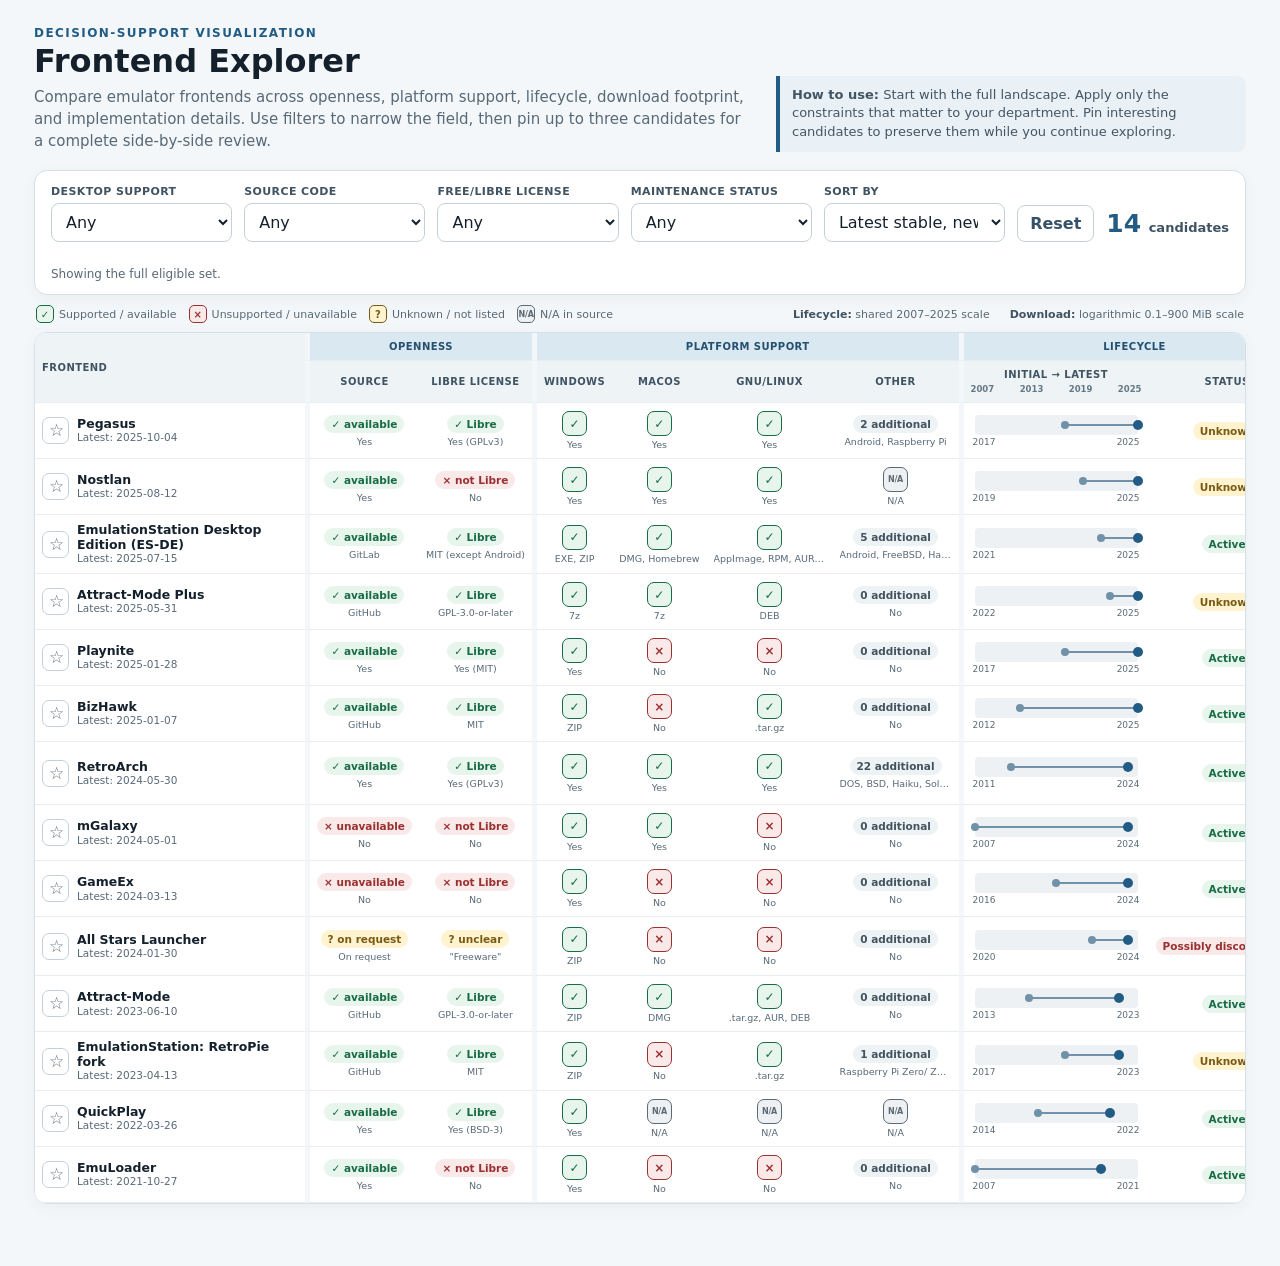
<file: front-end-explorer/index.html>
<!doctype html>
<html lang="en">
<head>
<meta charset="utf-8">
<meta name="viewport" content="width=device-width, initial-scale=1">
<title>Frontend Explorer</title>
<style>
:root{
  --bg:#f4f7f9;--panel:#fff;--ink:#14212d;--muted:#586977;--line:#d6e0e7;
  --navy:#173f5f;--navy-2:#225c85;--blue-bg:#eaf3f8;
  --good:#176b45;--good-bg:#e7f5ed;--bad:#9a3030;--bad-bg:#fae9e9;
  --warn:#7a5a12;--warn-bg:#fff3d0;--na:#5d6973;--na-bg:#edf1f4;
  --pin:#6e3f82;--pin-bg:#f3eaf7;--focus:#1769aa;
}
*{box-sizing:border-box}
html{background:var(--bg)}
body{margin:0;font-family:Inter,ui-sans-serif,system-ui,-apple-system,BlinkMacSystemFont,"Segoe UI",sans-serif;color:var(--ink);background:var(--bg)}
button,select{font:inherit}
button:focus-visible,select:focus-visible{outline:3px solid rgba(23,105,170,.28);outline-offset:2px}
main{max-width:1800px;margin:0 auto;padding:26px 34px 42px}
.kicker{text-transform:uppercase;letter-spacing:.12em;font-size:12px;font-weight:850;color:var(--navy-2)}
h1{font-size:32px;line-height:1.08;margin:4px 0 7px}
.lead{margin:0;color:var(--muted);font-size:15px;line-height:1.48;max-width:1180px}
.intro{display:flex;justify-content:space-between;gap:24px;align-items:flex-end;margin-bottom:18px}
.howto{max-width:470px;font-size:13px;line-height:1.45;color:#435563;background:#e9f1f6;border-left:4px solid var(--navy-2);padding:10px 12px;border-radius:0 9px 9px 0}
.panel{background:var(--panel);border:1px solid var(--line);border-radius:13px;box-shadow:0 4px 18px rgba(20,33,45,.04)}
.controls{display:grid;grid-template-columns:repeat(5,minmax(140px,1fr)) auto auto;gap:12px;align-items:end;padding:14px 16px;margin-bottom:10px}
.control{display:grid;gap:5px}.control label{font-size:11px;font-weight:800;color:#405362;text-transform:uppercase;letter-spacing:.035em}
select{width:100%;padding:8px 10px;border:1px solid #c4d0d8;border-radius:8px;background:#fff;color:var(--ink)}
.reset{padding:8px 12px;border:1px solid #c4d0d8;border-radius:8px;background:#fff;color:#365268;font-weight:750;cursor:pointer;white-space:nowrap}
.count{font-weight:750;font-size:13px;white-space:nowrap;padding-bottom:4px;color:#405362}.count b{font-size:25px;color:var(--navy-2);margin-right:3px}
.filter-note{padding:0 16px 12px;color:var(--muted);font-size:12px;line-height:1.35}
.legendbar{display:flex;justify-content:space-between;gap:18px;align-items:center;margin:10px 2px 9px;flex-wrap:wrap}
.legend{display:flex;gap:12px;align-items:center;flex-wrap:wrap;font-size:11px;color:var(--muted)}
.legend span{display:inline-flex;gap:5px;align-items:center}.legend i{font-style:normal}
.key{width:18px;height:18px;border-radius:5px;display:inline-grid;place-items:center;border:1px solid currentColor;font-size:10px;font-weight:900}
.key.y{color:var(--good);background:var(--good-bg)}.key.n{color:var(--bad);background:var(--bad-bg)}.key.u{color:var(--warn);background:var(--warn-bg)}.key.na{color:var(--na);background:var(--na-bg);font-size:8px;letter-spacing:-.035em}
.scales{display:flex;gap:20px;flex-wrap:wrap;color:var(--muted);font-size:11px}.scales b{color:#405362}
.matrix{overflow:auto}
table{border-collapse:separate;border-spacing:0;width:100%;min-width:1580px;font-size:12px}
th,td{padding:8px 7px;border-bottom:1px solid #e7edf1;vertical-align:middle;text-align:center}
thead th{position:sticky;top:0;z-index:3;background:#eef3f6;color:#405362;font-size:10px;text-transform:uppercase;letter-spacing:.045em}
thead th.group{background:#d9e8f1;color:#244f6e;font-weight:850}
/* Subtle lane separation helps the grouped headers read as four distinct sections. */
thead tr:first-child th.group{border-left:5px solid var(--bg)}
thead tr:nth-child(2) th:nth-child(1),
thead tr:nth-child(2) th:nth-child(3),
thead tr:nth-child(2) th:nth-child(7),
thead tr:nth-child(2) th:nth-child(9),
tbody td:nth-child(2),
tbody td:nth-child(4),
tbody td:nth-child(8),
tbody td:nth-child(10){border-left:5px solid var(--bg)}

td.name,th.name{position:sticky;left:0;text-align:left;z-index:2;background:#fff;min-width:270px;max-width:270px}
th.name{background:#eef3f6;z-index:4}
tbody tr:hover td,tbody tr:focus-within td{background:#f7fafc}tbody tr:hover td.name,tbody tr:focus-within td.name{background:#f7fafc}
tbody tr.is-pinned td{box-shadow:inset 0 1px 0 #d7c6df,inset 0 -1px 0 #d7c6df;background:#fcfafd}
tbody tr.is-pinned td.name{background:#fcfafd}
.namewrap{display:flex;gap:8px;align-items:center}.namecopy{min-width:0}.namecopy strong{font-size:12.5px;line-height:1.15;display:block}.small{font-size:10.5px;color:var(--muted);line-height:1.25}.nowrap{white-space:nowrap}
.pin{width:27px;height:27px;border-radius:7px;border:1px solid #c4d0d8;background:#fff;color:#677580;cursor:pointer;display:grid;place-items:center;font-size:17px;line-height:1;flex:0 0 auto}
.pin[aria-pressed="true"]{color:var(--pin);background:var(--pin-bg);border-color:#cab4d5}.pin:disabled{opacity:.35;cursor:not-allowed}
.badge{display:inline-flex;align-items:center;gap:4px;padding:3px 7px;border-radius:999px;font-size:10.5px;font-weight:800;white-space:nowrap}.good{color:var(--good);background:var(--good-bg)}.bad{color:var(--bad);background:var(--bad-bg)}.warn{color:var(--warn);background:var(--warn-bg)}.neutral{color:#455560;background:var(--na-bg)}
.mark{width:25px;height:25px;border-radius:7px;display:inline-grid;place-items:center;font-weight:900;font-size:12px;border:1px solid currentColor}.mark.yes{color:var(--good);background:var(--good-bg)}.mark.no{color:var(--bad);background:var(--bad-bg)}.mark.unknown{color:var(--warn);background:var(--warn-bg)}.mark.na{color:var(--na);background:var(--na-bg);font-size:8px;letter-spacing:-.035em}
.pkg{font-size:9.5px;color:var(--muted);margin:3px auto 0;max-width:112px;white-space:nowrap;overflow:hidden;text-overflow:ellipsis}
.other-badge{display:inline-flex;align-items:center;gap:4px;padding:3px 7px;border-radius:999px;background:#edf2f5;color:#42535f;font-size:10.5px;font-weight:800}
.life{height:20px;position:relative;margin:0 4px;background:#edf1f3;border-radius:4px}.life-line{position:absolute;top:9px;height:2px;background:#7191a8}.dot{position:absolute;top:6px;width:8px;height:8px;border-radius:50%;background:#7191a8;transform:translateX(-50%)}.dot.last{background:var(--navy-2);width:10px;height:10px;top:5px}.life-label{display:flex;justify-content:space-between;font-size:9px;color:var(--muted);padding:2px 2px 0}
.axis-labels{display:flex;justify-content:space-between;gap:5px;font-size:8.5px;color:#647783;font-weight:650;text-transform:none;letter-spacing:0;margin-top:4px}
.sizeaxis{height:20px;position:relative;background:#edf1f3;border-radius:4px}.sizeaxis span.range{position:absolute;top:8px;height:4px;background:#6e8ba3;border-radius:99px}.size-dot{position:absolute;top:5px;width:10px;height:10px;border-radius:50%;background:var(--navy-2);transform:translateX(-50%)}
.missing-size{height:20px;display:grid;place-items:center;background:var(--warn-bg);color:var(--warn);border-radius:4px;font-weight:900}
.shortlist{margin-top:14px;padding:15px 16px 17px;display:none}.shortlist.show{display:block}.shortlist-head{display:flex;justify-content:space-between;gap:16px;align-items:baseline;margin-bottom:10px}.shortlist h2{font-size:17px;margin:0}.shortlist-head p{font-size:11px;color:var(--muted);margin:0}.shortlist-grid{display:grid;grid-template-columns:repeat(3,minmax(0,1fr));gap:12px}
.compare-card{border:1px solid #d9cce0;background:#fcfafd;border-radius:10px;padding:12px;min-width:0}.compare-card h3{font-size:15px;margin:0}.remove{float:right;border:0;background:transparent;color:#6c5876;cursor:pointer;font-size:12px;font-weight:800}.card-sub{font-size:10px;color:var(--muted);margin:2px 0 8px}.spec-group{margin-top:8px;padding-top:6px;border-top:1px solid #ece3ef}.spec-group h4{font-size:10px;text-transform:uppercase;letter-spacing:.055em;color:#705b7b;margin:0 0 4px}.spec{display:grid;grid-template-columns:112px minmax(0,1fr);gap:4px 9px;font-size:10.5px;line-height:1.3;padding:2px 0}.spec b{color:#5f4e68}.spec span{overflow-wrap:anywhere}
.live{font-size:11px;color:#5b4a64;min-height:1.2em;margin:7px 2px 0}
.empty{padding:28px;text-align:center;color:var(--muted);font-size:13px}
@media(max-width:980px){main{padding:20px}.intro{display:block}.howto{margin-top:12px}.controls{grid-template-columns:repeat(2,minmax(140px,1fr))}.count{margin-top:4px}.shortlist-grid{grid-template-columns:1fr}}
@media print{body{background:#fff}main{max-width:none;padding:12px}.panel{box-shadow:none}.controls{break-inside:avoid}.matrix{overflow:visible}table{min-width:0}.pin,.reset{display:none}.shortlist{break-inside:avoid}}
</style>
</head>
<body>
<main>
  <header class="intro">
    <div>
      <div class="kicker">Decision-support visualization</div>
      <h1>Frontend Explorer</h1>
      <p class="lead">Compare emulator frontends across openness, platform support, lifecycle, download footprint, and implementation details. Use filters to narrow the field, then pin up to three candidates for a complete side-by-side review.</p>
    </div>
    <div class="howto"><strong>How to use:</strong> Start with the full landscape. Apply only the constraints that matter to your department. Pin interesting candidates to preserve them while you continue exploring.</div>
  </header>

  <section class="panel" aria-label="Filters">
    <div class="controls">
      <div class="control"><label for="platform">Desktop support</label><select id="platform"><option value="all">Any</option><option value="3">All three</option><option value="2">At least two</option><option value="1">At least one</option></select></div>
      <div class="control"><label for="source">Source code</label><select id="source"><option value="all">Any</option><option value="yes">Available</option><option value="request">On request</option><option value="no">Unavailable</option></select></div>
      <div class="control"><label for="libre">Free/Libre license</label><select id="libre"><option value="all">Any</option><option value="yes">Available</option><option value="unclear">Unclear / other</option><option value="no">Not available</option></select></div>
      <div class="control"><label for="status">Maintenance status</label><select id="status"><option value="all">Any</option><option value="active">Actively maintained</option><option value="possible">Possibly discontinued</option><option value="unknown">Unknown</option></select></div>
      <div class="control"><label for="sort">Sort by</label><select id="sort"><option value="latest">Latest stable, newest first</option><option value="name">Name, A to Z</option><option value="desktop">Desktop breadth</option><option value="download">Download minimum</option></select></div>
      <button id="reset" class="reset" type="button">Reset</button>
      <div class="count"><b id="count">14</b> candidates</div>
    </div>
    <div id="filterNote" class="filter-note">Showing the full eligible set.</div>
  </section>

  <div class="legendbar">
    <div class="legend" aria-label="Legend">
      <span><i class="key y">✓</i> Supported / available</span>
      <span><i class="key n">×</i> Unsupported / unavailable</span>
      <span><i class="key u">?</i> Unknown / not listed</span>
      <span><i class="key na">N/A</i> N/A in source</span>
    </div>
    <div class="scales"><span><b>Lifecycle:</b> shared 2007–2025 scale</span><span><b>Download:</b> logarithmic 0.1–900 MiB scale</span></div>
  </div>

  <section class="panel matrix" aria-label="Frontend comparison matrix">
    <table>
      <thead>
        <tr>
          <th class="name" rowspan="2" scope="col">Frontend</th>
          <th class="group" colspan="2" scope="colgroup">Openness</th>
          <th class="group" colspan="4" scope="colgroup">Platform support</th>
          <th class="group" colspan="2" scope="colgroup">Lifecycle</th>
          <th class="group" colspan="2" scope="colgroup">Technical</th>
        </tr>
        <tr>
          <th scope="col">Source</th><th scope="col">Libre License</th>
          <th scope="col">Windows</th><th scope="col">macOS</th><th scope="col">GNU/Linux</th><th scope="col">Other</th>
          <th scope="col" style="min-width:190px">Initial → latest<div class="axis-labels"><span>2007</span><span>2013</span><span>2019</span><span>2025</span></div></th>
          <th scope="col">Status</th>
          <th scope="col" style="min-width:195px">Download footprint<div class="axis-labels"><span>0.1</span><span>1</span><span>10</span><span>100</span><span>900 MiB</span></div></th>
          <th scope="col">Language</th>
        </tr>
      </thead>
      <tbody id="rows"></tbody>
    </table>
  </section>
  <div id="live" class="live" role="status" aria-live="polite"></div>

  <section id="shortlist" class="panel shortlist" aria-labelledby="shortlistTitle">
    <div class="shortlist-head"><div><h2 id="shortlistTitle">Pinned comparison</h2><p>Up to three candidates. Pinning preserves choices but does not rank or recommend them.</p></div><div class="small">Exact source values are shown here for completeness.</div></div>
    <div id="shortlistGrid" class="shortlist-grid"></div>
  </section>
</main>
<script>
const DATA = [{"name": "Pegasus", "sourceRaw": "Yes", "source": "yes", "licenseRaw": "Yes (GPLv3)", "libre": "yes", "initialRaw": "2017-08-07 (Alpha 3)", "initialDate": "2017-08-07", "initialYear": 2017, "latestRaw": "2025-10-04 (alpha 16)", "latestDate": "2025-10-04", "latestYear": 2025, "windowsRaw": "Yes", "windows": "yes", "macRaw": "Yes", "mac": "yes", "linuxRaw": "Yes", "linux": "yes", "otherRaw": "Android, Raspberry Pi", "otherCount": 2, "downloadRaw": "Not provided", "dmin": null, "dmax": null, "downloadType": "missing", "statusRaw": "Not provided", "status": "unknown", "languageRaw": "Not provided", "language": "Unknown", "desktopCount": 3}, {"name": "Nostlan", "sourceRaw": "Yes", "source": "yes", "licenseRaw": "No", "libre": "no", "initialRaw": "2019-03-04 (v1.0.12)", "initialDate": "2019-03-04", "initialYear": 2019, "latestRaw": "2025-08-12 (v3.0)", "latestDate": "2025-08-12", "latestYear": 2025, "windowsRaw": "Yes", "windows": "yes", "macRaw": "Yes", "mac": "yes", "linuxRaw": "Yes", "linux": "yes", "otherRaw": "N/A", "otherCount": null, "downloadRaw": "Not listed", "dmin": null, "dmax": null, "downloadType": "missing", "statusRaw": "Not listed", "status": "unknown", "languageRaw": "Not listed", "language": "Unknown", "desktopCount": 3}, {"name": "EmulationStation Desktop Edition (ES-DE)", "sourceRaw": "GitLab", "source": "yes", "licenseRaw": "MIT (except Android)", "libre": "yes", "initialRaw": "2021-04-20 (v1.0.0)", "initialDate": "2021-04-20", "initialYear": 2021, "latestRaw": "2025-07-15 (v3.3.0-48)", "latestDate": "2025-07-15", "latestYear": 2025, "windowsRaw": "EXE, ZIP", "windows": "yes", "macRaw": "DMG, Homebrew", "mac": "yes", "linuxRaw": "AppImage, RPM, AUR, Nixpkg", "linux": "yes", "otherRaw": "Android, FreeBSD, Haiku, OpenBSD, Steam Deck", "otherCount": 5, "downloadRaw": "189 MiB", "dmin": 189.0, "dmax": 189.0, "downloadType": "single", "statusRaw": "Actively maintained", "status": "active", "languageRaw": "C++", "language": "C++", "desktopCount": 3}, {"name": "Attract-Mode Plus", "sourceRaw": "GitHub", "source": "yes", "licenseRaw": "GPL-3.0-or-later", "libre": "yes", "initialRaw": "2022-01-29 (v2.6.1)", "initialDate": "2022-01-29", "initialYear": 2022, "latestRaw": "2025-05-31 (v3.1.2)", "latestDate": "2025-05-31", "latestYear": 2025, "windowsRaw": "7z", "windows": "yes", "macRaw": "7z", "mac": "yes", "linuxRaw": "DEB", "linux": "yes", "otherRaw": "No", "otherCount": 0, "downloadRaw": "Not listed", "dmin": null, "dmax": null, "downloadType": "missing", "statusRaw": "Not listed", "status": "unknown", "languageRaw": "Not listed", "language": "Unknown", "desktopCount": 3}, {"name": "Playnite", "sourceRaw": "Yes", "source": "yes", "licenseRaw": "Yes (MIT)", "libre": "yes", "initialRaw": "2017-03-28 (v0.70 Alpha)", "initialDate": "2017-03-28", "initialYear": 2017, "latestRaw": "2025-01-28 (v10.35)", "latestDate": "2025-01-28", "latestYear": 2025, "windowsRaw": "Yes", "windows": "yes", "macRaw": "No", "mac": "no", "linuxRaw": "No", "linux": "no", "otherRaw": "No", "otherCount": 0, "downloadRaw": "Not provided", "dmin": null, "dmax": null, "downloadType": "missing", "statusRaw": "Actively maintained", "status": "active", "languageRaw": "Not provided", "language": "Unknown", "desktopCount": 1}, {"name": "BizHawk", "sourceRaw": "GitHub", "source": "yes", "licenseRaw": "MIT", "libre": "yes", "initialRaw": "2012-03-03 (v1.0.0)", "initialDate": "2012-03-03", "initialYear": 2012, "latestRaw": "2025-01-07 (v2.10)", "latestDate": "2025-01-07", "latestYear": 2025, "windowsRaw": "ZIP", "windows": "yes", "macRaw": "No", "mac": "no", "linuxRaw": ".tar.gz", "linux": "yes", "otherRaw": "No", "otherCount": 0, "downloadRaw": "48.1 MiB (+43 MiB on Windows)", "dmin": 48.1, "dmax": 91.1, "downloadType": "base+add", "statusRaw": "Actively maintained", "status": "active", "languageRaw": "C++ & C#", "language": "C++ & C#", "desktopCount": 2}, {"name": "RetroArch", "sourceRaw": "Yes", "source": "yes", "licenseRaw": "Yes (GPLv3)", "libre": "yes", "initialRaw": "2011-01-25 (v0.2)", "initialDate": "2011-01-25", "initialYear": 2011, "latestRaw": "2024-05-30 (v1.22.2)", "latestDate": "2024-05-30", "latestYear": 2024, "windowsRaw": "Yes", "windows": "yes", "macRaw": "Yes", "mac": "yes", "linuxRaw": "Yes", "linux": "yes", "otherRaw": "DOS, BSD, Haiku, Solaris, PS2, PS3, PSP, PSVita, Xbox, Xbox 360, Xbox One, GameCube, Wii, Wii U, 3DS, Switch, NES/SNES Classic Edition, Raspberry Pi, Android, iOS, Blackberry, Web Browser", "otherCount": 22, "downloadRaw": "4.8 - 165 - 806 MiB (Android - Win10 64bit - PS3 DEX)", "dmin": 4.8, "dmax": 806.0, "downloadType": "range", "statusRaw": "Actively maintained", "status": "active", "languageRaw": "C", "language": "C", "desktopCount": 3}, {"name": "mGalaxy", "sourceRaw": "No", "source": "no", "licenseRaw": "No", "libre": "no", "initialRaw": "2007-02-05 (v1.0)", "initialDate": "2007-02-05", "initialYear": 2007, "latestRaw": "2024-05-01 (v10.1)", "latestDate": "2024-05-01", "latestYear": 2024, "windowsRaw": "Yes", "windows": "yes", "macRaw": "Yes", "mac": "yes", "linuxRaw": "No", "linux": "no", "otherRaw": "No", "otherCount": 0, "downloadRaw": "194 MiB", "dmin": 194.0, "dmax": 194.0, "downloadType": "single", "statusRaw": "Actively maintained", "status": "active", "languageRaw": "Not provided", "language": "Unknown", "desktopCount": 2}, {"name": "GameEx", "sourceRaw": "No", "source": "no", "licenseRaw": "No", "libre": "no", "initialRaw": "2016-04-14 (v14.44)", "initialDate": "2016-04-14", "initialYear": 2016, "latestRaw": "2024-03-13 (v18.61)", "latestDate": "2024-03-13", "latestYear": 2024, "windowsRaw": "Yes", "windows": "yes", "macRaw": "No", "mac": "no", "linuxRaw": "No", "linux": "no", "otherRaw": "No", "otherCount": 0, "downloadRaw": "81.8 MiB", "dmin": 81.8, "dmax": 81.8, "downloadType": "single", "statusRaw": "Actively maintained", "status": "active", "languageRaw": "C#", "language": "C#", "desktopCount": 1}, {"name": "All Stars Launcher", "sourceRaw": "On request", "source": "request", "licenseRaw": "\"Freeware\"", "libre": "unclear", "initialRaw": "2020-09-30 (v2020.274)", "initialDate": "2020-09-30", "initialYear": 2020, "latestRaw": "2024-01-30 (v2024.030)", "latestDate": "2024-01-30", "latestYear": 2024, "windowsRaw": "ZIP", "windows": "yes", "macRaw": "No", "mac": "no", "linuxRaw": "No", "linux": "no", "otherRaw": "No", "otherCount": 0, "downloadRaw": "100 KiB - 135 MiB", "dmin": 0.09765625, "dmax": 135.0, "downloadType": "range", "statusRaw": "Possibly discontinued", "status": "possible", "languageRaw": "MASM - Machine Language", "language": "MASM - Machine Language", "desktopCount": 1}, {"name": "Attract-Mode", "sourceRaw": "GitHub", "source": "yes", "licenseRaw": "GPL-3.0-or-later", "libre": "yes", "initialRaw": "2013-11-17 (v1.0)", "initialDate": "2013-11-17", "initialYear": 2013, "latestRaw": "2023-06-10 (v2.7.0)", "latestDate": "2023-06-10", "latestYear": 2023, "windowsRaw": "ZIP", "windows": "yes", "macRaw": "DMG", "mac": "yes", "linuxRaw": ".tar.gz, AUR, DEB", "linux": "yes", "otherRaw": "No", "otherCount": 0, "downloadRaw": "34.5 - 35.9 MiB", "dmin": 34.5, "dmax": 35.9, "downloadType": "range", "statusRaw": "Actively maintained", "status": "active", "languageRaw": "C++", "language": "C++", "desktopCount": 3}, {"name": "EmulationStation: RetroPie fork", "sourceRaw": "GitHub", "source": "yes", "licenseRaw": "MIT", "libre": "yes", "initialRaw": "2017-03-07 (v2.0.2)", "initialDate": "2017-03-07", "initialYear": 2017, "latestRaw": "2023-04-13 (v2.11.2)", "latestDate": "2023-04-13", "latestYear": 2023, "windowsRaw": "ZIP", "windows": "yes", "macRaw": "No", "mac": "no", "linuxRaw": ".tar.gz", "linux": "yes", "otherRaw": "Raspberry Pi Zero/ Zero 2 W /1/2/3/4/400 (IMG)", "otherCount": 1, "downloadRaw": "Not listed", "dmin": null, "dmax": null, "downloadType": "missing", "statusRaw": "Not listed", "status": "unknown", "languageRaw": "Not listed", "language": "Unknown", "desktopCount": 2}, {"name": "QuickPlay", "sourceRaw": "Yes", "source": "yes", "licenseRaw": "Yes (BSD-3)", "libre": "yes", "initialRaw": "2014-04-14 (v3.9.0)", "initialDate": "2014-04-14", "initialYear": 2014, "latestRaw": "2022-03-26 (v4.7.6)", "latestDate": "2022-03-26", "latestYear": 2022, "windowsRaw": "Yes", "windows": "yes", "macRaw": "N/A", "mac": "na", "linuxRaw": "N/A", "linux": "na", "otherRaw": "N/A", "otherCount": null, "downloadRaw": "32.8 MiB", "dmin": 32.8, "dmax": 32.8, "downloadType": "single", "statusRaw": "Actively maintained", "status": "active", "languageRaw": "Delphi", "language": "Delphi", "desktopCount": 1}, {"name": "EmuLoader", "sourceRaw": "Yes", "source": "yes", "licenseRaw": "No", "libre": "no", "initialRaw": "2007-08-27 (v5.1.6)", "initialDate": "2007-08-27", "initialYear": 2007, "latestRaw": "2021-10-27 (v8.9.4)", "latestDate": "2021-10-27", "latestYear": 2021, "windowsRaw": "Yes", "windows": "yes", "macRaw": "No", "mac": "no", "linuxRaw": "No", "linux": "no", "otherRaw": "No", "otherCount": 0, "downloadRaw": "16.50 MiB", "dmin": 16.5, "dmax": 16.5, "downloadType": "single", "statusRaw": "Actively maintained", "status": "active", "languageRaw": "Pascal", "language": "Pascal", "desktopCount": 1}];

const $ = id => document.getElementById(id);
const params = new URLSearchParams(location.search);
let pinned = [];

function esc(v){return String(v).replace(/[&<>"']/g,c=>({'&':'&amp;','<':'&lt;','>':'&gt;','"':'&quot;',"'":'&#039;'}[c]));}
function stateMark(state, raw){
  if(state==='yes') return `<span class="mark yes" aria-label="Supported" title="${esc(raw)}">✓</span>`;
  if(state==='no') return `<span class="mark no" aria-label="Not supported" title="${esc(raw)}">×</span>`;
  if(state==='na') return `<span class="mark na" aria-label="N/A in source" title="${esc(raw)}">N/A</span>`;
  return `<span class="mark unknown" aria-label="Unknown" title="${esc(raw)}">?</span>`;
}
function sourceBadge(d){
  if(d.source==='yes') return '<span class="badge good">✓ available</span>';
  if(d.source==='request') return '<span class="badge warn">? on request</span>';
  return '<span class="badge bad">× unavailable</span>';
}
function libreBadge(d){
  if(d.libre==='yes') return '<span class="badge good">✓ Libre</span>';
  if(d.libre==='unclear') return '<span class="badge warn">? unclear</span>';
  return '<span class="badge bad">× not Libre</span>';
}
function statusBadge(d){
  if(d.status==='active') return '<span class="badge good">Active</span>';
  if(d.status==='possible') return '<span class="badge bad">Possibly discontinued</span>';
  return '<span class="badge warn">Unknown</span>';
}
function otherCell(d){
  if(d.otherRaw==='N/A') return `<span class="mark na" aria-label="N/A in source">N/A</span><div class="pkg" title="N/A">N/A</div>`;
  if(d.otherRaw==='No') return `<span class="other-badge">0 additional</span><div class="pkg">No</div>`;
  return `<span class="other-badge">${d.otherCount} additional</span><div class="pkg" title="${esc(d.otherRaw)}">${esc(d.otherRaw)}</div>`;
}
function yearPct(y){return Math.max(0,Math.min(100,((y-2007)/(2025-2007))*100));}
function timeline(d){
  const a=yearPct(d.initialYear), b=yearPct(d.latestYear);
  return `<div class="life" title="Initial: ${esc(d.initialRaw)} | Latest: ${esc(d.latestRaw)}"><span class="life-line" style="left:${a}%;width:${Math.max(1,b-a)}%"></span><i class="dot first" style="left:${a}%"></i><i class="dot last" style="left:${b}%"></i></div><div class="life-label"><span>${d.initialYear}</span><span>${d.latestYear}</span></div>`;
}
function logPct(v){if(v==null)return null;const lo=Math.log10(.09),hi=Math.log10(900);return (Math.log10(Math.max(.09,v))-lo)/(hi-lo)*100;}
function sizeRange(d){
  if(d.dmin==null)return '<div class="missing-size" aria-label="Download size unknown">?</div><div class="small">not listed / provided</div>';
  const a=logPct(d.dmin), b=logPct(d.dmax);
  if(Math.abs(a-b)<1){return `<div class="sizeaxis" title="${esc(d.downloadRaw)}"><i class="size-dot" style="left:${a}%"></i></div><div class="small">${esc(d.downloadRaw)}</div>`;}
  return `<div class="sizeaxis" title="${esc(d.downloadRaw)}"><span class="range" style="left:${a}%;width:${Math.max(1,b-a)}%"></span><i class="size-dot" style="left:${a}%"></i><i class="size-dot" style="left:${b}%"></i></div><div class="small">${esc(d.downloadRaw)}</div>`;
}
function pinDisabled(name){return pinned.length>=3 && !pinned.includes(name);}
function getFiltered(){
  const p=$('platform').value,s=$('source').value,l=$('libre').value,st=$('status').value;
  let result=DATA.filter(d=>(p==='all'||d.desktopCount>=+p)&&(s==='all'||d.source===s)&&(l==='all'||d.libre===l)&&(st==='all'||d.status===st));
  const sort=$('sort').value;
  result=[...result].sort((a,b)=>{
    if(sort==='name') return a.name.localeCompare(b.name);
    if(sort==='desktop') return (b.desktopCount-a.desktopCount)||(b.latestDate.localeCompare(a.latestDate));
    if(sort==='download') return ((a.dmin??Infinity)-(b.dmin??Infinity))||a.name.localeCompare(b.name);
    return b.latestDate.localeCompare(a.latestDate);
  });
  return result;
}
function describeFilters(count){
  const labels=[];
  if($('platform').value!=='all') labels.push($('platform').selectedOptions[0].text+' desktop support');
  if($('source').value!=='all') labels.push('source code: '+$('source').selectedOptions[0].text.toLowerCase());
  if($('libre').value!=='all') labels.push('Free/Libre license: '+$('libre').selectedOptions[0].text.toLowerCase());
  if($('status').value!=='all') labels.push('status: '+$('status').selectedOptions[0].text.toLowerCase());
  $('filterNote').textContent = labels.length ? `Showing ${count} of 14 candidates after applying ${labels.join('; ')}.` : 'Showing the full eligible set.';
}
function render(){
  const filtered=getFiltered();
  $('count').textContent=filtered.length;describeFilters(filtered.length);
  if(!filtered.length){$('rows').innerHTML='<tr><td colspan="11"><div class="empty">No candidates match the current combination. Reset one or more filters to broaden the field.</div></td></tr>';renderShortlist();return;}
  $('rows').innerHTML=filtered.map(d=>`<tr data-name="${esc(d.name)}" class="${pinned.includes(d.name)?'is-pinned':''}">
    <td class="name"><div class="namewrap"><button class="pin" type="button" aria-label="${pinned.includes(d.name)?'Unpin':'Pin'} ${esc(d.name)}" aria-pressed="${pinned.includes(d.name)}" ${pinDisabled(d.name)?'disabled':''}>${pinned.includes(d.name)?'★':'☆'}</button><div class="namecopy"><strong>${esc(d.name)}</strong><div class="small">Latest: ${esc(d.latestDate)}</div></div></div></td>
    <td>${sourceBadge(d)}<div class="pkg" title="${esc(d.sourceRaw)}">${esc(d.sourceRaw)}</div></td>
    <td>${libreBadge(d)}<div class="pkg" title="${esc(d.licenseRaw)}">${esc(d.licenseRaw)}</div></td>
    <td>${stateMark(d.windows,d.windowsRaw)}<div class="pkg" title="${esc(d.windowsRaw)}">${esc(d.windowsRaw)}</div></td>
    <td>${stateMark(d.mac,d.macRaw)}<div class="pkg" title="${esc(d.macRaw)}">${esc(d.macRaw)}</div></td>
    <td>${stateMark(d.linux,d.linuxRaw)}<div class="pkg" title="${esc(d.linuxRaw)}">${esc(d.linuxRaw)}</div></td>
    <td>${otherCell(d)}</td>
    <td>${timeline(d)}</td><td>${statusBadge(d)}</td><td>${sizeRange(d)}</td>
    <td>${d.language==='Unknown'?'<span class="badge warn">Unknown</span>':esc(d.language)}</td>
  </tr>`).join('');
  $('rows').querySelectorAll('.pin').forEach(btn=>btn.addEventListener('click',()=>togglePin(btn.closest('tr').dataset.name)));
  renderShortlist();
}
function togglePin(name){
  if(pinned.includes(name)){pinned=pinned.filter(x=>x!==name);$('live').textContent=`${name} removed from pinned comparison.`;}
  else if(pinned.length<3){pinned.push(name);$('live').textContent=`${name} pinned. ${3-pinned.length} comparison slot${3-pinned.length===1?'':'s'} remaining.`;}
  else{$('live').textContent='Three candidates are already pinned. Remove one before adding another.';}
  render();
}
function spec(label,value){return `<div class="spec"><b>${label}</b><span>${esc(value)}</span></div>`;}
function renderShortlist(){
  const box=$('shortlist'),grid=$('shortlistGrid');box.classList.toggle('show',pinned.length>0);
  grid.innerHTML=pinned.map(n=>{const d=DATA.find(x=>x.name===n);return `<article class="compare-card"><button class="remove" type="button" data-remove="${esc(d.name)}">Remove</button><h3>${esc(d.name)}</h3><div class="card-sub">Pinned candidate, not a recommendation</div>
    <div class="spec-group"><h4>Openness</h4>${spec('Source code',d.sourceRaw)}${spec('Free/Libre license',d.licenseRaw)}</div>
    <div class="spec-group"><h4>Platform support</h4>${spec('Windows',d.windowsRaw)}${spec('macOS',d.macRaw)}${spec('GNU/Linux',d.linuxRaw)}${spec('Other',d.otherRaw)}</div>
    <div class="spec-group"><h4>Release history</h4>${spec('Initial public',d.initialRaw)}${spec('Latest stable',d.latestRaw)}</div>
    <div class="spec-group"><h4>Technical facts</h4>${spec('Download size',d.downloadRaw)}${spec('Current status',d.statusRaw)}${spec('Language used',d.languageRaw)}</div>
  </article>`}).join('');
  grid.querySelectorAll('[data-remove]').forEach(btn=>btn.addEventListener('click',()=>togglePin(btn.dataset.remove)));
}
function resetAll(){['platform','source','libre','status'].forEach(id=>$(id).value='all');$('sort').value='latest';$('live').textContent='Filters reset.';render();}
function applyParams(){
  ['platform','source','libre','status','sort'].forEach(id=>{const v=params.get(id);if(v && [...$(id).options].some(o=>o.value===v))$(id).value=v;});
  const pinParam=params.get('pin');if(pinParam){pinned=pinParam.split('|').map(decodeURIComponent).filter(n=>DATA.some(d=>d.name===n)).slice(0,3);}
}
['platform','source','libre','status','sort'].forEach(id=>$(id).addEventListener('change',render));$('reset').addEventListener('click',resetAll);
applyParams();render();
</script>
</body>
</html>
</file>
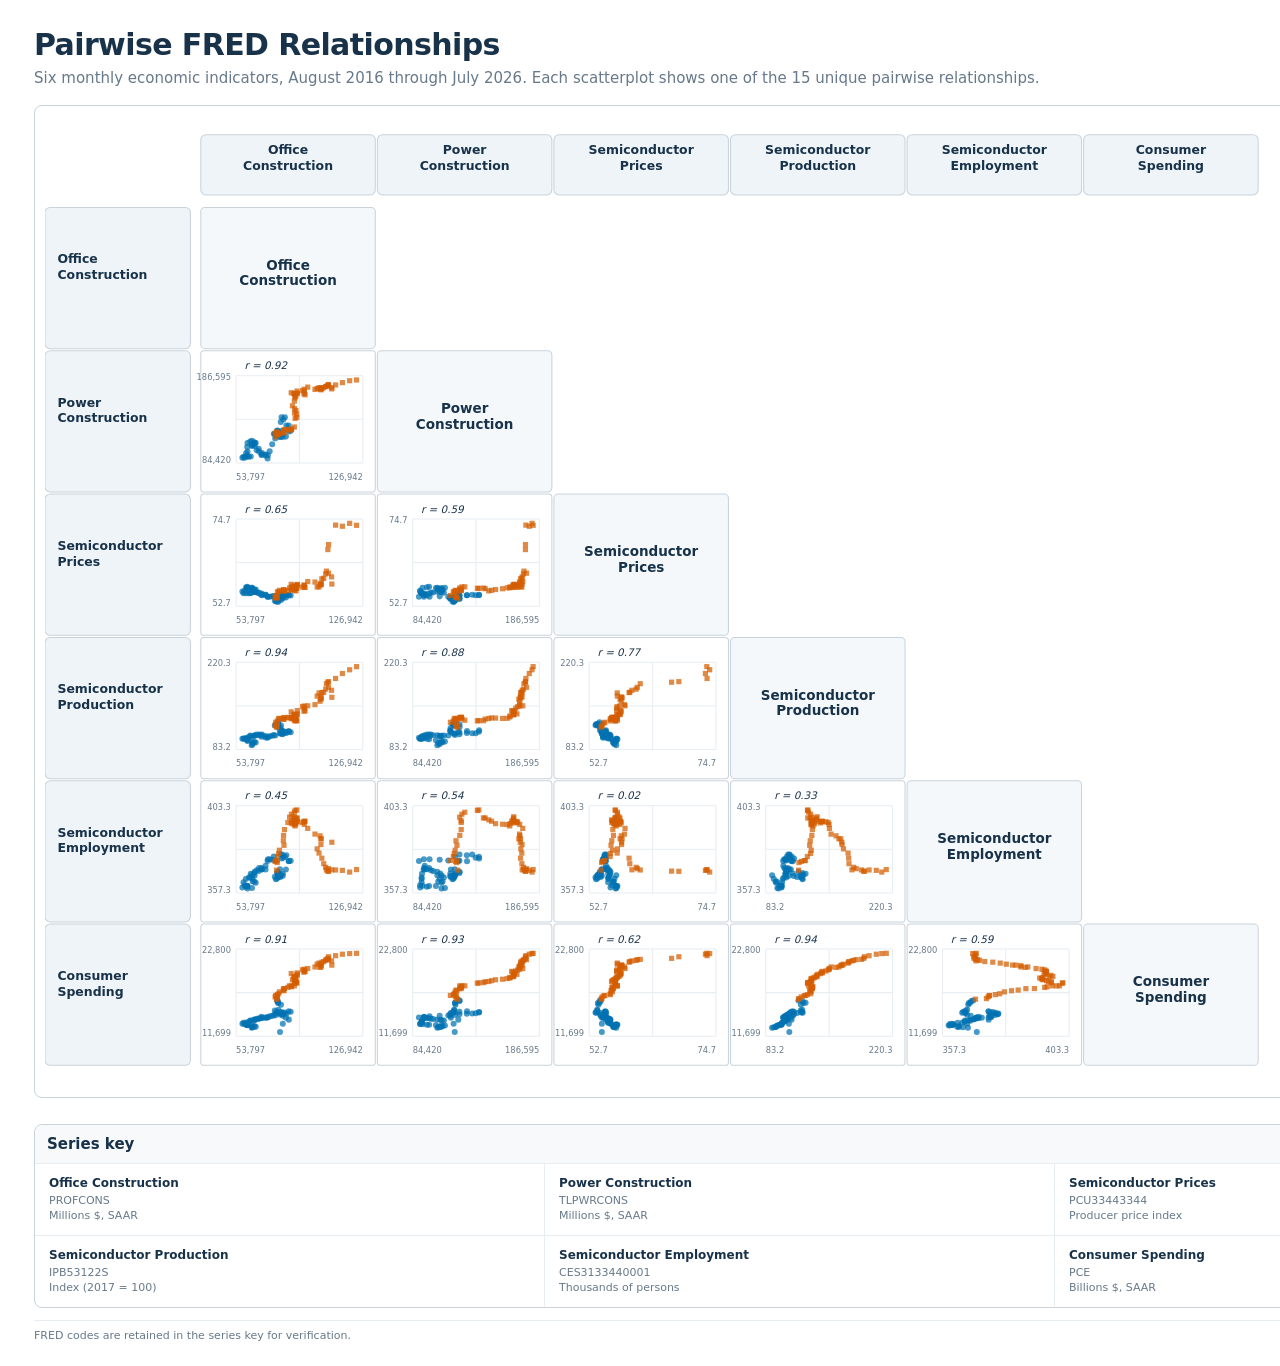
<file: pairwise/index.html>
<!doctype html>
<html lang="en">
<head>
<meta charset="utf-8">
<meta name="viewport" content="width=device-width,initial-scale=1">
<title>Homework 3 Pairwise FRED Relationships</title>
<style>
:root{
  --ink:#18324a;
  --muted:#67798a;
  --line:#c9d3dc;
  --grid:#e8edf1;
  --panel:#f7f9fb;
  --diag:#eef4f8;
  --blue:#0072B2;
  --orange:#D55E00;
  --focus:#173f5f;
}
*{box-sizing:border-box}
body{
  margin:0;
  font-family:Inter, ui-sans-serif, system-ui, -apple-system, BlinkMacSystemFont, "Segoe UI", sans-serif;
  color:var(--ink);
  background:#fff;
}
.page{
  width:1600px;
  min-height:1120px;
  margin:0 auto;
  padding:28px 34px 24px;
}
h1{font-size:30px;line-height:1.15;margin:0;font-weight:750;letter-spacing:-.02em}
.subtitle{margin-top:6px;color:var(--muted);font-size:15px}
.layout{
  display:grid;
  grid-template-columns:minmax(0,1fr) 256px;
  gap:18px;
  margin-top:18px;
  align-items:start
}
.matrix-wrap{border:1px solid var(--line);border-radius:8px;padding:10px;background:#fff}
#matrix{width:100%;height:auto;display:block}
.sidebar{display:flex;flex-direction:column;gap:10px}
.card{border:1px solid var(--line);border-radius:8px;background:#fff;overflow:hidden}
.card h2{margin:0;padding:10px 12px;background:var(--panel);font-size:15px}
.card .body{padding:12px;font-size:12.5px;line-height:1.42}
.legend-row{display:flex;align-items:center;gap:9px;margin:8px 0}
.dot{width:12px;height:12px;border-radius:50%;background:var(--blue);display:inline-block}
.square{width:12px;height:12px;background:var(--orange);display:inline-block}
.note{font-size:11.5px;color:var(--muted);margin-top:8px}
.controls{display:flex;gap:8px;flex-wrap:wrap;margin-top:10px}
button{
  font:inherit;font-size:12px;padding:7px 10px;border-radius:6px;border:1px solid var(--line);
  background:#fff;color:var(--ink);cursor:pointer
}
button.active{background:var(--focus);color:#fff;border-color:var(--focus)}
#detailTitle{font-weight:700;margin-bottom:4px}
#detailMeta{color:var(--muted);font-size:12px;margin-bottom:8px}
#detailSvg{width:100%;height:auto;display:block;background:#fff}
.bottom-key{
  margin-top:16px;
  border:1px solid var(--line);
  border-radius:8px;
  overflow:hidden;
}
.bottom-key h2{
  margin:0;padding:10px 12px;background:var(--panel);font-size:15px
}
.key-grid{
  display:grid;
  grid-template-columns:repeat(3, 1fr);
  gap:0;
}
.key-item{
  padding:12px 14px;
  border-top:1px solid var(--grid);
  border-right:1px solid var(--grid);
  min-height:72px;
}
.key-item:nth-child(3n){border-right:none}
.key-name{font-weight:700;font-size:12px;margin-bottom:4px}
.key-code{font-size:11px;color:var(--muted)}
.key-unit{font-size:11px;color:var(--muted);margin-top:2px}
.footer{
  margin-top:12px;padding-top:8px;border-top:1px solid var(--grid);
  color:var(--muted);font-size:11px;display:flex;justify-content:space-between;gap:16px
}
.tooltip{
  position:fixed;pointer-events:none;background:#102b3f;color:#fff;border-radius:6px;
  padding:8px 10px;font-size:12px;line-height:1.35;box-shadow:0 4px 18px rgba(0,0,0,.18);
  opacity:0;transition:opacity .08s;z-index:99;max-width:260px
}
.small-list{margin:0;padding-left:18px}
.small-list li{margin:4px 0}
@media print{
  .controls{display:none}
  .page{width:auto;min-height:auto;padding:18px}
}
</style>
</head>
<body>
<div class="page">
  <h1>Pairwise FRED Relationships</h1>
  <div class="subtitle">Six monthly economic indicators, August 2016 through July 2026. Each scatterplot shows one of the 15 unique pairwise relationships.</div>

  <div class="layout">
    <div class="matrix-wrap">
      <svg id="matrix" viewBox="0 0 1190 935" role="img" aria-labelledby="matrixTitle matrixDesc">
        <title id="matrixTitle">Triangular scatterplot matrix of six FRED indicators</title>
        <desc id="matrixDesc">Fifteen pairwise scatterplots. Blue circles show the first 60 months and orange squares show the second 60 months.</desc>
      </svg>
    </div>

    <aside class="sidebar">
      <section class="card">
        <h2>Time period</h2>
        <div class="body">
          <div class="legend-row"><span class="dot"></span><span><strong>Early half</strong><br>Aug 2016 to Jul 2021</span></div>
          <div class="legend-row"><span class="square"></span><span><strong>Late half</strong><br>Aug 2021 to Jul 2026</span></div>
          <div class="controls">
            <button id="splitBtn" class="active">Split-half view</button>
            <button id="singleBtn">All months</button>
          </div>
        </div>
      </section>

      <section class="card">
        <h2>How to read it</h2>
        <div class="body">
          <ul class="small-list">
            <li>Each point represents one month.</li>
            <li>Upward patterns suggest positive correlation.</li>
            <li>Downward patterns suggest negative correlation.</li>
            <li>Diffuse clouds suggest little linear correlation.</li>
          </ul>
          <div class="note">The small <em>r</em> value in each panel summarizes the full 10-year Pearson correlation for that pair.</div>
        </div>
      </section>

      <section class="card">
        <h2>Selected pair</h2>
        <div class="body">
          <div id="detailTitle">Select a pair</div>
          <div id="detailMeta">Click any scatterplot for a larger view.</div>
          <svg id="detailSvg" viewBox="0 0 240 220" aria-label="Selected pair detail"></svg>
          <div id="detailStats" class="note"></div>
        </div>
      </section>

      <section class="card">
        <h2>Why split the decade?</h2>
        <div class="body">
          The two marker styles make it easier to see whether an overall relationship remains similar or changes over time. This is a diagnostic view, not a claim that August 2021 is a causal breakpoint.
        </div>
      </section>
    </aside>
  </div>

  <section class="bottom-key">
    <h2>Series key</h2>
    <div class="key-grid" id="seriesKey"></div>
  </section>

  <div class="footer">
    <span>FRED codes are retained in the series key for verification.</span>
    <span>Correlation describes association, not causation.</span>
  </div>
</div>
<div class="tooltip" id="tooltip"></div>

<script>
const P = {"series":["PROFCONS","TLPWRCONS","PCU33443344","IPB53122S","CES3133440001","PCE"],"labels":{"PROFCONS":"Office Construction","TLPWRCONS":"Power Construction","PCU33443344":"Semiconductor Prices","IPB53122S":"Semiconductor Production","CES3133440001":"Semiconductor Employment","PCE":"Consumer Spending"},"units":{"PROFCONS":"Millions $, SAAR","TLPWRCONS":"Millions $, SAAR","PCU33443344":"Producer price index","IPB53122S":"Index (2017 = 100)","CES3133440001":"Thousands of persons","PCE":"Billions $, SAAR"},"data":[{"date":"2016-08-01","PROFCONS":62814.0,"TLPWRCONS":104296.0,"PCU33443344":57.4,"IPB53122S":89.99,"CES3133440001":366.6,"PCE":12788.1},{"date":"2016-09-01","PROFCONS":63241.0,"TLPWRCONS":106134.0,"PCU33443344":57.1,"IPB53122S":91.7511,"CES3133440001":364.8,"PCE":12846.6},{"date":"2016-10-01","PROFCONS":63377.0,"TLPWRCONS":105015.0,"PCU33443344":56.9,"IPB53122S":93.6898,"CES3133440001":363.3,"PCE":12867.0},{"date":"2016-11-01","PROFCONS":65110.0,"TLPWRCONS":107626.0,"PCU33443344":56.9,"IPB53122S":94.4096,"CES3133440001":362.7,"PCE":12893.0},{"date":"2016-12-01","PROFCONS":64316.0,"TLPWRCONS":108514.0,"PCU33443344":56.9,"IPB53122S":94.991,"CES3133440001":363.3,"PCE":13005.9},{"date":"2017-01-01","PROFCONS":62978.0,"TLPWRCONS":110424.0,"PCU33443344":57.4,"IPB53122S":95.6996,"CES3133440001":359.9,"PCE":13063.7},{"date":"2017-02-01","PROFCONS":60356.0,"TLPWRCONS":107641.0,"PCU33443344":57.3,"IPB53122S":96.8644,"CES3133440001":359.6,"PCE":13088.4},{"date":"2017-03-01","PROFCONS":60197.0,"TLPWRCONS":103168.0,"PCU33443344":57.3,"IPB53122S":97.9667,"CES3133440001":361.0,"PCE":13139.9},{"date":"2017-04-01","PROFCONS":60376.0,"TLPWRCONS":97677.0,"PCU33443344":57.6,"IPB53122S":99.4458,"CES3133440001":361.0,"PCE":13169.2},{"date":"2017-05-01","PROFCONS":59565.0,"TLPWRCONS":95844.0,"PCU33443344":57.5,"IPB53122S":100.1456,"CES3133440001":360.6,"PCE":13171.9},{"date":"2017-06-01","PROFCONS":60209.0,"TLPWRCONS":92346.0,"PCU33443344":57.4,"IPB53122S":100.2831,"CES3133440001":361.1,"PCE":13225.2},{"date":"2017-07-01","PROFCONS":58627.0,"TLPWRCONS":90388.0,"PCU33443344":56.6,"IPB53122S":100.1293,"CES3133440001":361.3,"PCE":13263.3},{"date":"2017-08-01","PROFCONS":57421.0,"TLPWRCONS":90464.0,"PCU33443344":56.4,"IPB53122S":100.1895,"CES3133440001":360.2,"PCE":13294.6},{"date":"2017-09-01","PROFCONS":58071.0,"TLPWRCONS":91589.0,"PCU33443344":56.0,"IPB53122S":100.7648,"CES3133440001":362.9,"PCE":13417.3},{"date":"2017-10-01","PROFCONS":59408.0,"TLPWRCONS":91681.0,"PCU33443344":56.0,"IPB53122S":101.5288,"CES3133440001":364.6,"PCE":13447.5},{"date":"2017-11-01","PROFCONS":61116.0,"TLPWRCONS":91628.0,"PCU33443344":56.0,"IPB53122S":102.7545,"CES3133440001":365.4,"PCE":13540.6},{"date":"2017-12-01","PROFCONS":62243.0,"TLPWRCONS":91914.0,"PCU33443344":56.0,"IPB53122S":104.2279,"CES3133440001":367.4,"PCE":13666.1},{"date":"2018-01-01","PROFCONS":61953.0,"TLPWRCONS":109577.0,"PCU33443344":56.1,"IPB53122S":105.3186,"CES3133440001":365.5,"PCE":13703.3},{"date":"2018-02-01","PROFCONS":64524.0,"TLPWRCONS":107821.0,"PCU33443344":56.3,"IPB53122S":105.0084,"CES3133440001":366.5,"PCE":13738.7},{"date":"2018-03-01","PROFCONS":64060.0,"TLPWRCONS":106598.0,"PCU33443344":56.3,"IPB53122S":104.7029,"CES3133440001":367.6,"PCE":13793.2},{"date":"2018-04-01","PROFCONS":64539.0,"TLPWRCONS":104242.0,"PCU33443344":56.4,"IPB53122S":105.6117,"CES3133440001":368.5,"PCE":13838.4},{"date":"2018-05-01","PROFCONS":66837.0,"TLPWRCONS":100958.0,"PCU33443344":56.2,"IPB53122S":105.8783,"CES3133440001":368.8,"PCE":13905.0},{"date":"2018-06-01","PROFCONS":65598.0,"TLPWRCONS":99162.0,"PCU33443344":56.2,"IPB53122S":106.8108,"CES3133440001":369.3,"PCE":13930.4},{"date":"2018-07-01","PROFCONS":67061.0,"TLPWRCONS":97643.0,"PCU33443344":55.9,"IPB53122S":106.8383,"CES3133440001":370.4,"PCE":13974.8},{"date":"2018-08-01","PROFCONS":68707.0,"TLPWRCONS":95972.0,"PCU33443344":55.5,"IPB53122S":106.8009,"CES3133440001":369.8,"PCE":14014.0},{"date":"2018-09-01","PROFCONS":68540.0,"TLPWRCONS":94145.0,"PCU33443344":55.9,"IPB53122S":105.7947,"CES3133440001":369.6,"PCE":14017.8},{"date":"2018-10-01","PROFCONS":70796.0,"TLPWRCONS":93244.0,"PCU33443344":55.6,"IPB53122S":104.4552,"CES3133440001":369.7,"PCE":14083.1},{"date":"2018-11-01","PROFCONS":68474.0,"TLPWRCONS":93640.0,"PCU33443344":55.6,"IPB53122S":103.2209,"CES3133440001":370.5,"PCE":14162.9},{"date":"2018-12-01","PROFCONS":70816.0,"TLPWRCONS":94159.0,"PCU33443344":55.6,"IPB53122S":102.1217,"CES3133440001":371.6,"PCE":14051.6},{"date":"2019-01-01","PROFCONS":71955.0,"TLPWRCONS":89483.0,"PCU33443344":55.1,"IPB53122S":101.8818,"CES3133440001":374.1,"PCE":14084.6},{"date":"2019-02-01","PROFCONS":72129.0,"TLPWRCONS":93440.0,"PCU33443344":55.1,"IPB53122S":103.1751,"CES3133440001":375.0,"PCE":14117.4},{"date":"2019-03-01","PROFCONS":73168.0,"TLPWRCONS":98046.0,"PCU33443344":55.1,"IPB53122S":103.9548,"CES3133440001":375.1,"PCE":14248.6},{"date":"2019-04-01","PROFCONS":74633.0,"TLPWRCONS":106191.0,"PCU33443344":55.2,"IPB53122S":104.9363,"CES3133440001":374.8,"PCE":14290.0},{"date":"2019-05-01","PROFCONS":76366.0,"TLPWRCONS":113099.0,"PCU33443344":55.1,"IPB53122S":105.3309,"CES3133440001":374.4,"PCE":14353.3},{"date":"2019-06-01","PROFCONS":75568.0,"TLPWRCONS":118619.0,"PCU33443344":55.3,"IPB53122S":106.1206,"CES3133440001":376.5,"PCE":14408.7},{"date":"2019-07-01","PROFCONS":80445.0,"TLPWRCONS":122165.0,"PCU33443344":55.4,"IPB53122S":107.4128,"CES3133440001":377.5,"PCE":14496.0},{"date":"2019-08-01","PROFCONS":82817.0,"TLPWRCONS":128091.0,"PCU33443344":55.5,"IPB53122S":109.0928,"CES3133440001":377.1,"PCE":14558.2},{"date":"2019-09-01","PROFCONS":79572.0,"TLPWRCONS":132402.0,"PCU33443344":55.6,"IPB53122S":108.7969,"CES3133440001":377.6,"PCE":14590.6},{"date":"2019-10-01","PROFCONS":81040.0,"TLPWRCONS":135209.0,"PCU33443344":55.5,"IPB53122S":108.9329,"CES3133440001":375.8,"PCE":14617.4},{"date":"2019-11-01","PROFCONS":81931.0,"TLPWRCONS":137830.0,"PCU33443344":55.5,"IPB53122S":111.2914,"CES3133440001":376.4,"PCE":14711.0},{"date":"2019-12-01","PROFCONS":80025.0,"TLPWRCONS":137984.0,"PCU33443344":55.6,"IPB53122S":113.7337,"CES3133440001":375.4,"PCE":14774.8},{"date":"2020-01-01","PROFCONS":84149.0,"TLPWRCONS":128245.0,"PCU33443344":55.5,"IPB53122S":112.4892,"CES3133440001":374.0,"PCE":14868.3},{"date":"2020-02-01","PROFCONS":85308.0,"TLPWRCONS":122091.0,"PCU33443344":55.4,"IPB53122S":110.5394,"CES3133440001":374.2,"PCE":14828.1},{"date":"2020-03-01","PROFCONS":84246.0,"TLPWRCONS":121207.0,"PCU33443344":55.6,"IPB53122S":111.0584,"CES3133440001":374.1,"PCE":13812.8},{"date":"2020-04-01","PROFCONS":79128.0,"TLPWRCONS":118329.0,"PCU33443344":54.9,"IPB53122S":108.627,"CES3133440001":369.8,"PCE":12249.2},{"date":"2020-05-01","PROFCONS":80744.0,"TLPWRCONS":117445.0,"PCU33443344":54.9,"IPB53122S":108.1308,"CES3133440001":366.3,"PCE":13281.5},{"date":"2020-06-01","PROFCONS":82540.0,"TLPWRCONS":115213.0,"PCU33443344":54.9,"IPB53122S":110.2709,"CES3133440001":369.7,"PCE":14049.2},{"date":"2020-07-01","PROFCONS":80728.0,"TLPWRCONS":114826.0,"PCU33443344":54.7,"IPB53122S":112.2976,"CES3133440001":367.6,"PCE":14307.2},{"date":"2020-08-01","PROFCONS":78950.0,"TLPWRCONS":114663.0,"PCU33443344":54.6,"IPB53122S":113.4444,"CES3133440001":366.2,"PCE":14462.2},{"date":"2020-09-01","PROFCONS":79383.0,"TLPWRCONS":115017.0,"PCU33443344":54.7,"IPB53122S":116.9728,"CES3133440001":365.7,"PCE":14668.1},{"date":"2020-10-01","PROFCONS":77955.0,"TLPWRCONS":117581.0,"PCU33443344":53.8,"IPB53122S":121.5272,"CES3133440001":365.6,"PCE":14725.8},{"date":"2020-11-01","PROFCONS":76760.0,"TLPWRCONS":116540.0,"PCU33443344":53.9,"IPB53122S":123.026,"CES3133440001":364.5,"PCE":14701.6},{"date":"2020-12-01","PROFCONS":77420.0,"TLPWRCONS":117387.0,"PCU33443344":54.1,"IPB53122S":122.6249,"CES3133440001":364.9,"PCE":14822.0},{"date":"2021-01-01","PROFCONS":78188.0,"TLPWRCONS":117771.0,"PCU33443344":54.1,"IPB53122S":122.5563,"CES3133440001":366.3,"PCE":15073.0},{"date":"2021-02-01","PROFCONS":76140.0,"TLPWRCONS":118022.0,"PCU33443344":54.1,"IPB53122S":120.8549,"CES3133440001":365.8,"PCE":14983.5},{"date":"2021-03-01","PROFCONS":79715.0,"TLPWRCONS":118924.0,"PCU33443344":54.3,"IPB53122S":121.0571,"CES3133440001":366.7,"PCE":15709.7},{"date":"2021-04-01","PROFCONS":78051.0,"TLPWRCONS":118565.0,"PCU33443344":54.2,"IPB53122S":123.8447,"CES3133440001":366.9,"PCE":15917.5},{"date":"2021-05-01","PROFCONS":78118.0,"TLPWRCONS":118597.0,"PCU33443344":54.5,"IPB53122S":126.2187,"CES3133440001":367.4,"PCE":15973.5},{"date":"2021-06-01","PROFCONS":77444.0,"TLPWRCONS":122152.0,"PCU33443344":54.7,"IPB53122S":122.867,"CES3133440001":367.8,"PCE":16191.7},{"date":"2021-07-01","PROFCONS":77764.0,"TLPWRCONS":122257.0,"PCU33443344":54.548,"IPB53122S":118.5003,"CES3133440001":368.5,"PCE":16239.7},{"date":"2021-08-01","PROFCONS":77091.0,"TLPWRCONS":120738.0,"PCU33443344":54.766,"IPB53122S":118.6605,"CES3133440001":369.3,"PCE":16412.9},{"date":"2021-09-01","PROFCONS":77484.0,"TLPWRCONS":119854.0,"PCU33443344":54.875,"IPB53122S":119.0291,"CES3133440001":373.3,"PCE":16489.6},{"date":"2021-10-01","PROFCONS":76312.0,"TLPWRCONS":119032.0,"PCU33443344":54.947,"IPB53122S":121.5124,"CES3133440001":373.9,"PCE":16704.2},{"date":"2021-11-01","PROFCONS":77574.0,"TLPWRCONS":119654.0,"PCU33443344":55.251,"IPB53122S":124.6972,"CES3133440001":374.3,"PCE":16849.8},{"date":"2021-12-01","PROFCONS":76645.0,"TLPWRCONS":114829.0,"PCU33443344":55.42,"IPB53122S":126.0997,"CES3133440001":374.4,"PCE":16891.0},{"date":"2022-01-01","PROFCONS":77632.0,"TLPWRCONS":117204.0,"PCU33443344":56.336,"IPB53122S":128.1396,"CES3133440001":376.5,"PCE":16993.8},{"date":"2022-02-01","PROFCONS":78285.0,"TLPWRCONS":117939.0,"PCU33443344":56.366,"IPB53122S":131.6216,"CES3133440001":378.1,"PCE":17106.0},{"date":"2022-03-01","PROFCONS":78798.0,"TLPWRCONS":118680.0,"PCU33443344":56.726,"IPB53122S":132.3046,"CES3133440001":379.8,"PCE":17347.2},{"date":"2022-04-01","PROFCONS":81447.0,"TLPWRCONS":120112.0,"PCU33443344":56.488,"IPB53122S":130.6544,"CES3133440001":382.4,"PCE":17490.0},{"date":"2022-05-01","PROFCONS":81055.0,"TLPWRCONS":119327.0,"PCU33443344":56.624,"IPB53122S":131.2535,"CES3133440001":384.8,"PCE":17574.5},{"date":"2022-06-01","PROFCONS":81177.0,"TLPWRCONS":122394.0,"PCU33443344":56.916,"IPB53122S":132.9365,"CES3133440001":387.6,"PCE":17755.2},{"date":"2022-07-01","PROFCONS":81730.0,"TLPWRCONS":123542.0,"PCU33443344":56.804,"IPB53122S":133.5663,"CES3133440001":390.7,"PCE":17770.1},{"date":"2022-08-01","PROFCONS":83674.0,"TLPWRCONS":123564.0,"PCU33443344":56.632,"IPB53122S":133.6247,"CES3133440001":394.4,"PCE":17916.5},{"date":"2022-09-01","PROFCONS":85837.0,"TLPWRCONS":123502.0,"PCU33443344":56.822,"IPB53122S":134.1355,"CES3133440001":395.3,"PCE":17992.8},{"date":"2022-10-01","PROFCONS":84657.0,"TLPWRCONS":122313.0,"PCU33443344":57.313,"IPB53122S":133.0217,"CES3133440001":397.2,"PCE":18109.6},{"date":"2022-11-01","PROFCONS":85716.0,"TLPWRCONS":124129.0,"PCU33443344":57.591,"IPB53122S":131.6678,"CES3133440001":398.8,"PCE":18108.0},{"date":"2022-12-01","PROFCONS":87411.0,"TLPWRCONS":126445.0,"PCU33443344":57.607,"IPB53122S":129.3593,"CES3133440001":399.8,"PCE":18116.5},{"date":"2023-01-01","PROFCONS":87862.0,"TLPWRCONS":136561.0,"PCU33443344":57.231,"IPB53122S":128.2705,"CES3133440001":400.8,"PCE":18449.1},{"date":"2023-02-01","PROFCONS":88818.0,"TLPWRCONS":137757.0,"PCU33443344":57.227,"IPB53122S":128.6655,"CES3133440001":401.0,"PCE":18491.6},{"date":"2023-03-01","PROFCONS":88688.0,"TLPWRCONS":141467.0,"PCU33443344":57.291,"IPB53122S":128.5615,"CES3133440001":396.8,"PCE":18520.4},{"date":"2023-04-01","PROFCONS":87516.0,"TLPWRCONS":142836.0,"PCU33443344":57.142,"IPB53122S":131.1037,"CES3133440001":396.8,"PCE":18641.8},{"date":"2023-05-01","PROFCONS":88366.0,"TLPWRCONS":145796.0,"PCU33443344":56.58,"IPB53122S":132.0769,"CES3133440001":395.8,"PCE":18664.6},{"date":"2023-06-01","PROFCONS":87555.0,"TLPWRCONS":147976.0,"PCU33443344":56.733,"IPB53122S":132.9548,"CES3133440001":395.1,"PCE":18773.0},{"date":"2023-07-01","PROFCONS":86300.0,"TLPWRCONS":151267.0,"PCU33443344":56.919,"IPB53122S":132.6844,"CES3133440001":393.8,"PCE":18884.2},{"date":"2023-08-01","PROFCONS":87440.0,"TLPWRCONS":156905.0,"PCU33443344":57.125,"IPB53122S":132.1756,"CES3133440001":393.5,"PCE":18953.3},{"date":"2023-09-01","PROFCONS":87800.0,"TLPWRCONS":160706.0,"PCU33443344":57.362,"IPB53122S":132.3021,"CES3133440001":393.3,"PCE":19048.1},{"date":"2023-10-01","PROFCONS":87815.0,"TLPWRCONS":162686.0,"PCU33443344":57.374,"IPB53122S":134.4001,"CES3133440001":392.6,"PCE":19109.4},{"date":"2023-11-01","PROFCONS":88346.0,"TLPWRCONS":162977.0,"PCU33443344":57.591,"IPB53122S":136.0805,"CES3133440001":393.8,"PCE":19178.9},{"date":"2023-12-01","PROFCONS":87235.0,"TLPWRCONS":165432.0,"PCU33443344":57.536,"IPB53122S":137.7923,"CES3133440001":396.0,"PCE":19283.5},{"date":"2024-01-01","PROFCONS":87227.0,"TLPWRCONS":165888.0,"PCU33443344":57.873,"IPB53122S":138.6867,"CES3133440001":397.4,"PCE":19303.3},{"date":"2024-02-01","PROFCONS":89029.0,"TLPWRCONS":165845.0,"PCU33443344":58.044,"IPB53122S":138.0412,"CES3133440001":396.7,"PCE":19446.5},{"date":"2024-03-01","PROFCONS":88947.0,"TLPWRCONS":168520.0,"PCU33443344":58.094,"IPB53122S":139.2916,"CES3133440001":394.9,"PCE":19581.8},{"date":"2024-04-01","PROFCONS":85609.0,"TLPWRCONS":166583.0,"PCU33443344":58.245,"IPB53122S":142.4464,"CES3133440001":394.2,"PCE":19665.7},{"date":"2024-05-01","PROFCONS":89114.0,"TLPWRCONS":165956.0,"PCU33443344":58.195,"IPB53122S":144.4501,"CES3133440001":394.8,"PCE":19758.0},{"date":"2024-06-01","PROFCONS":92969.0,"TLPWRCONS":165265.0,"PCU33443344":58.052,"IPB53122S":143.517,"CES3133440001":395.0,"PCE":19844.5},{"date":"2024-07-01","PROFCONS":93625.0,"TLPWRCONS":164227.0,"PCU33443344":57.453,"IPB53122S":144.1713,"CES3133440001":395.1,"PCE":19949.5},{"date":"2024-08-01","PROFCONS":93183.0,"TLPWRCONS":167476.0,"PCU33443344":57.484,"IPB53122S":148.228,"CES3133440001":394.8,"PCE":20001.3},{"date":"2024-09-01","PROFCONS":92147.0,"TLPWRCONS":169079.0,"PCU33443344":57.533,"IPB53122S":150.6738,"CES3133440001":394.4,"PCE":20147.6},{"date":"2024-10-01","PROFCONS":93113.0,"TLPWRCONS":170721.0,"PCU33443344":57.992,"IPB53122S":151.6731,"CES3133440001":393.4,"PCE":20226.0},{"date":"2024-11-01","PROFCONS":95146.0,"TLPWRCONS":173183.0,"PCU33443344":58.925,"IPB53122S":151.9804,"CES3133440001":391.3,"PCE":20313.6},{"date":"2024-12-01","PROFCONS":99316.0,"TLPWRCONS":170556.0,"PCU33443344":58.817,"IPB53122S":153.8061,"CES3133440001":388.3,"PCE":20514.3},{"date":"2025-01-01","PROFCONS":102225.0,"TLPWRCONS":170838.0,"PCU33443344":58.261,"IPB53122S":159.1412,"CES3133440001":387.4,"PCE":20462.2},{"date":"2025-02-01","PROFCONS":102795.0,"TLPWRCONS":170022.0,"PCU33443344":58.059,"IPB53122S":162.2637,"CES3133440001":385.8,"PCE":20519.8},{"date":"2025-03-01","PROFCONS":102854.0,"TLPWRCONS":171411.0,"PCU33443344":58.414,"IPB53122S":164.3237,"CES3133440001":385.8,"PCE":20683.0},{"date":"2025-04-01","PROFCONS":109064.0,"TLPWRCONS":171115.0,"PCU33443344":58.312,"IPB53122S":165.3617,"CES3133440001":384.0,"PCE":20746.4},{"date":"2025-05-01","PROFCONS":102760.0,"TLPWRCONS":172584.0,"PCU33443344":58.318,"IPB53122S":165.6791,"CES3133440001":382.8,"PCE":20755.0},{"date":"2025-06-01","PROFCONS":100575.0,"TLPWRCONS":171601.0,"PCU33443344":57.596,"IPB53122S":167.1942,"CES3133440001":380.5,"PCE":20868.4},{"date":"2025-07-01","PROFCONS":101666.0,"TLPWRCONS":172391.0,"PCU33443344":57.566,"IPB53122S":172.1753,"CES3133440001":378.3,"PCE":21007.3},{"date":"2025-08-01","PROFCONS":103300.0,"TLPWRCONS":171380.0,"PCU33443344":59.626,"IPB53122S":172.8262,"CES3133440001":375.6,"PCE":21123.8},{"date":"2025-09-01","PROFCONS":104376.0,"TLPWRCONS":172475.0,"PCU33443344":59.754,"IPB53122S":173.1665,"CES3133440001":372.7,"PCE":21202.4},{"date":"2025-10-01","PROFCONS":108898.0,"TLPWRCONS":172706.0,"PCU33443344":60.114,"IPB53122S":176.3751,"CES3133440001":369.5,"PCE":21288.1},{"date":"2025-11-01","PROFCONS":105503.0,"TLPWRCONS":173785.0,"PCU33443344":60.857,"IPB53122S":178.2095,"CES3133440001":370.8,"PCE":21356.0},{"date":"2025-12-01","PROFCONS":107066.0,"TLPWRCONS":176211.0,"PCU33443344":61.052,"IPB53122S":181.0264,"CES3133440001":370.1,"PCE":21445.9},{"date":"2026-01-01","PROFCONS":105913.0,"TLPWRCONS":174160.0,"PCU33443344":61.572,"IPB53122S":186.72,"CES3133440001":369.4,"PCE":21478.7},{"date":"2026-02-01","PROFCONS":106772.0,"TLPWRCONS":175305.0,"PCU33443344":67.007,"IPB53122S":189.0681,"CES3133440001":368.8,"PCE":21611.4},{"date":"2026-03-01","PROFCONS":107164.0,"TLPWRCONS":175392.0,"PCU33443344":68.269,"IPB53122S":189.92,"CES3133440001":368.7,"PCE":21814.7},{"date":"2026-04-01","PROFCONS":111220.0,"TLPWRCONS":175695.0,"PCU33443344":73.171,"IPB53122S":194.9277,"CES3133440001":369.4,"PCE":21949.5},{"date":"2026-05-01","PROFCONS":115159.0,"TLPWRCONS":178422.0,"PCU33443344":72.885,"IPB53122S":202.7101,"CES3133440001":369.2,"PCE":22136.8},{"date":"2026-06-01","PROFCONS":119328.0,"TLPWRCONS":180662.0,"PCU33443344":73.627,"IPB53122S":208.5963,"CES3133440001":368.3,"PCE":22214.2},{"date":"2026-07-01","PROFCONS":123318.0,"TLPWRCONS":181532.0,"PCU33443344":73.125,"IPB53122S":213.4946,"CES3133440001":369.6,"PCE":22250.4}],"corrs":{"PROFCONS|TLPWRCONS":{"full":0.9160990681285629,"early":0.7850893340620126,"late":0.8314108942539099},"PROFCONS|PCU33443344":{"full":0.6536209097742246,"early":-0.7689838603317183,"late":0.7957750426761669},"PROFCONS|IPB53122S":{"full":0.9405189319636744,"early":0.7109728695705179,"late":0.9574163915512021},"PROFCONS|CES3133440001":{"full":0.44768880740044126,"early":0.6625290862392713,"late":-0.4438925822596802},"PROFCONS|PCE":{"full":0.9145465259536216,"early":0.6694976297792937,"late":0.952719487446444},"TLPWRCONS|PCU33443344":{"full":0.5919067403652908,"early":-0.44675483397282134,"late":0.5588301134216421},"TLPWRCONS|IPB53122S":{"full":0.8820933456443911,"early":0.566083209792711,"late":0.7646237630691725},"TLPWRCONS|CES3133440001":{"full":0.5352452391933318,"early":0.4358751738533176,"late":-0.16172857460364654},"TLPWRCONS|PCE":{"full":0.925760077692743,"early":0.5289292244365562,"late":0.9380611139342613},"PCU33443344|IPB53122S":{"full":0.7664273557233117,"early":-0.8708212175692706,"late":0.8595862879525501},"PCU33443344|CES3133440001":{"full":0.02409632646675831,"early":-0.40723531361356186,"late":-0.5148009555837636},"PCU33443344|PCE":{"full":0.624169034797028,"early":-0.7568456816952878,"late":0.7246873509381844},"IPB53122S|CES3133440001":{"full":0.32641602571745015,"early":0.23538824501577948,"late":-0.6042147527097791},"IPB53122S|PCE":{"full":0.9389243876371518,"early":0.8570516046768908,"late":0.9192306344147599},"CES3133440001|PCE":{"full":0.5921893336172569,"early":0.41389155490876645,"late":-0.3198636618888581}}};
const SVG_NS = "http://www.w3.org/2000/svg";
const blue = "#0072B2", orange = "#D55E00", ink="#18324a", muted="#67798a", line="#c9d3dc", grid="#e8edf1";
const matrix = document.getElementById("matrix");
const tooltip = document.getElementById("tooltip");
let splitMode = true;

const series = P.series;
const n = series.length;
const matrixLeft = 150, matrixTop = 88, cellW = 170, cellH = 138;
const plotPad = {l:34,r:12,t:24,b:28};

const extents = {};
series.forEach(s => {
  const vals = P.data.map(d => d[s]);
  let mn = Math.min(...vals), mx = Math.max(...vals);
  const pad = (mx-mn)*0.055 || 1;
  extents[s] = [mn-pad, mx+pad];
});

function el(tag, attrs={}, parent=matrix){
  const node = document.createElementNS(SVG_NS, tag);
  Object.entries(attrs).forEach(([k,v]) => {
    if(k==="text") node.textContent=v;
    else node.setAttribute(k,v);
  });
  parent.appendChild(node);
  return node;
}
function scale(v, a, b, x0, x1){ return x0 + (v-a)/(b-a)*(x1-x0); }
function fmt(s,v){
  if(s==="PCU33443344" || s==="IPB53122S" || s==="CES3133440001") return v.toFixed(1);
  return Math.round(v).toLocaleString();
}
function rkey(a,b){ return series.indexOf(a)<series.indexOf(b) ? `${a}|${b}` : `${b}|${a}`; }
function rvals(a,b){ return P.corrs[rkey(a,b)]; }
function addMultilineText(parent, x, y, text, opts={}){
  const anchor = opts.anchor || "middle";
  const size = opts.size || 12;
  const weight = opts.weight || 700;
  const fill = opts.fill || ink;
  const words = text.split(" ");
  const lines = words.length === 2 ? [words[0], words[1]] :
                words.length === 3 ? [words[0], words.slice(1).join(" ")] :
                [text];
  const t = el("text",{x, y, "text-anchor":anchor, "font-size":String(size), "font-weight":String(weight), fill}, parent);
  lines.forEach((line, i) => {
    const span = document.createElementNS(SVG_NS, "tspan");
    span.setAttribute("x", x);
    span.setAttribute("dy", i===0 ? 0 : 15);
    span.textContent = line;
    t.appendChild(span);
  });
  return t;
}

function drawMatrix(){
  matrix.innerHTML = "";
  el("title",{id:"matrixTitle",text:"Triangular scatterplot matrix of six FRED indicators"});
  el("desc",{id:"matrixDesc",text:"Fifteen pairwise scatterplots. Blue circles show the first 60 months and orange squares show the second 60 months."});

  series.forEach((s,j)=>{
    const x=matrixLeft+j*cellW;
    el("rect",{x,y:18,width:cellW-2,height:58,rx:5,fill:"#eef4f8",stroke:line});
    addMultilineText(matrix, x+(cellW-2)/2, 37, P.labels[s], {size:12, anchor:"middle"});
  });

  series.forEach((ys,i)=>{
    const y=matrixTop+i*cellH;
    el("rect",{x:0,y,width:matrixLeft-10,height:cellH-2,rx:5,fill:"#eef4f8",stroke:line});
    addMultilineText(matrix, 12, y+54, P.labels[ys], {size:12, anchor:"start"});

    series.forEach((xs,j)=>{
      if(j>i) return;
      const x=matrixLeft+j*cellW;
      const g=el("g",{class:"cell"});
      if(i===j){
        el("rect",{x,y,width:cellW-2,height:cellH-2,rx:4,fill:"#f4f8fb",stroke:line},g);
        addMultilineText(g, x+(cellW-2)/2, y+60, P.labels[xs], {size:13, anchor:"middle"});
        return;
      }

      el("rect",{x,y,width:cellW-2,height:cellH-2,rx:3,fill:"#fff",stroke:line},g);
      const px0=x+plotPad.l, px1=x+cellW-plotPad.r-2, py0=y+plotPad.t, py1=y+cellH-plotPad.b-2;

      [0,.5,1].forEach(t=>{
        const gx=px0+t*(px1-px0), gy=py0+t*(py1-py0);
        el("line",{x1:gx,y1:py0,x2:gx,y2:py1,stroke:grid,"stroke-width":"1"},g);
        el("line",{x1:px0,y1:gy,x2:px1,y2:gy,stroke:grid,"stroke-width":"1"},g);
      });

      const [xmin,xmax]=extents[xs], [ymin,ymax]=extents[ys];

      P.data.forEach((d,idx)=>{
        const cx=scale(d[xs],xmin,xmax,px0,px1);
        const cy=scale(d[ys],ymin,ymax,py1,py0);
        const early=idx<60;
        const color=splitMode ? (early?blue:orange) : "#4f6b7a";
        let mark;
        if(splitMode && !early){
          mark=el("rect",{x:cx-2.5,y:cy-2.5,width:5,height:5,fill:color,opacity:".72","data-idx":idx,class:"point"},g);
        }else{
          mark=el("circle",{cx,cy,r:2.9,fill:color,opacity:".72","data-idx":idx,class:"point"},g);
        }
        mark.addEventListener("mouseenter", e=>showTooltip(e,d,xs,ys,idx));
        mark.addEventListener("mousemove", moveTooltip);
        mark.addEventListener("mouseleave", hideTooltip);
      });

      const rv=rvals(xs,ys).full;
      el("rect",{x:px0+3,y:y+5,width:54,height:18,rx:3,fill:"#ffffff",opacity:".92"},g);
      el("text",{x:px0+8,y:y+18,"font-size":"10","font-style":"italic",fill:ink,text:`r = ${rv.toFixed(2)}`},g);

      // Add local axis endpoint labels to every scatterplot for clarity.
      el("text",{x:px0,y:py1+16,"text-anchor":"start","font-size":"8",fill:muted,text:fmt(xs,xmin)},g);
      el("text",{x:px1,y:py1+16,"text-anchor":"end","font-size":"8",fill:muted,text:fmt(xs,xmax)},g);
      el("text",{x:px0-5,y:py0+4,"text-anchor":"end","font-size":"8",fill:muted,text:fmt(ys,ymax)},g);
      el("text",{x:px0-5,y:py1,"text-anchor":"end","font-size":"8",fill:muted,text:fmt(ys,ymin)},g);

      const hit=el("rect",{x,y,width:cellW-2,height:cellH-2,fill:"transparent",class:"hit",tabindex:"0","aria-label":`${P.labels[ys]} versus ${P.labels[xs]}`},g);
      hit.addEventListener("click",()=>drawDetail(xs,ys));
      hit.addEventListener("keydown",(ev)=>{if(ev.key==="Enter"||ev.key===" "){ev.preventDefault();drawDetail(xs,ys);}});
    });
  });
}

function showTooltip(e,d,xs,ys,idx){
  document.querySelectorAll(".point").forEach(p=>{
    if(Number(p.dataset.idx)===idx){
      p.setAttribute("opacity","1");
      if(p.tagName==="circle") p.setAttribute("r","4.8");
      if(p.tagName==="rect"){p.setAttribute("width","7");p.setAttribute("height","7");}
    }else{
      p.setAttribute("opacity",".22");
    }
  });
  tooltip.innerHTML = `<strong>${d.date.slice(0,7)}</strong><br>${P.labels[xs]}: ${fmt(xs,d[xs])}<br>${P.labels[ys]}: ${fmt(ys,d[ys])}`;
  tooltip.style.opacity=1;
  moveTooltip(e);
}
function moveTooltip(e){ tooltip.style.left=(e.clientX+14)+"px"; tooltip.style.top=(e.clientY+12)+"px"; }
function hideTooltip(){
  tooltip.style.opacity=0;
  document.querySelectorAll(".point").forEach(p=>{
    p.setAttribute("opacity",".72");
    if(p.tagName==="circle") p.setAttribute("r","2.9");
    if(p.tagName==="rect"){p.setAttribute("width","5");p.setAttribute("height","5");}
  });
}

function drawDetail(xs,ys){
  document.getElementById("detailTitle").textContent = `${P.labels[ys]} × ${P.labels[xs]}`;
  document.getElementById("detailMeta").textContent = `y-axis: ${P.labels[ys]} · x-axis: ${P.labels[xs]}`;
  const rv=rvals(xs,ys);
  document.getElementById("detailStats").innerHTML =
    `<strong>Full period:</strong> r = ${rv.full.toFixed(3)}<br>`+
    `<strong>Early half:</strong> r = ${rv.early.toFixed(3)}<br>`+
    `<strong>Late half:</strong> r = ${rv.late.toFixed(3)}`;

  const svg=document.getElementById("detailSvg");
  svg.innerHTML="";
  const ex=extents[xs], ey=extents[ys];
  // Center plot area and keep labels outside the plot frame.
  const x0=24,x1=220,y0=30,y1=176;

  [0,.5,1].forEach(t=>{
    el("line",{x1:x0+t*(x1-x0),y1:y0,x2:x0+t*(x1-x0),y2:y1,stroke:grid},svg);
    el("line",{x1:x0,y1:y0+t*(y1-y0),x2:x1,y2:y0+t*(y1-y0),stroke:grid},svg);
  });
  el("rect",{x:x0,y:y0,width:x1-x0,height:y1-y0,fill:"none",stroke:line},svg);

  P.data.forEach((d,idx)=>{
    const cx=scale(d[xs],ex[0],ex[1],x0,x1), cy=scale(d[ys],ey[0],ey[1],y1,y0);
    const early=idx<60, color=splitMode?(early?blue:orange):"#4f6b7a";
    if(splitMode && !early) el("rect",{x:cx-2.7,y:cy-2.7,width:5.4,height:5.4,fill:color,opacity:".75"},svg);
    else el("circle",{cx,cy,r:3.2,fill:color,opacity:".75"},svg);
  });

  // Local axis endpoint labels for the detail view.
  el("text",{x:x0,y:y1+16,"font-size":"8.5",fill:muted,text:fmt(xs,ex[0])},svg);
  el("text",{x:x1,y:y1+16,"text-anchor":"end","font-size":"8.5",fill:muted,text:fmt(xs,ex[1])},svg);
  el("text",{x:x0-4,y:y0+4,"text-anchor":"end","font-size":"8.5",fill:muted,text:fmt(ys,ey[1])},svg);
  el("text",{x:x0-4,y:y1,"text-anchor":"end","font-size":"8.5",fill:muted,text:fmt(ys,ey[0])},svg);

  // Axis titles aligned to the frame rather than floating off to the sides.
  el("text",{x:x0,y:16,"font-size":"9.5","font-weight":"600",fill:muted,text:P.labels[ys]},svg);
  el("text",{x:x0,y:206,"font-size":"9.5","font-weight":"600",fill:muted,text:P.labels[xs]},svg);
}

document.getElementById("splitBtn").addEventListener("click",()=>{
  splitMode=true;
  document.getElementById("splitBtn").classList.add("active");
  document.getElementById("singleBtn").classList.remove("active");
  drawMatrix();
});
document.getElementById("singleBtn").addEventListener("click",()=>{
  splitMode=false;
  document.getElementById("singleBtn").classList.add("active");
  document.getElementById("splitBtn").classList.remove("active");
  drawMatrix();
});

const key=document.getElementById("seriesKey");
series.forEach(s=>{
  const d=document.createElement("div");
  d.className="key-item";
  d.innerHTML=`<div class="key-name">${P.labels[s]}</div><div class="key-code">${s}</div><div class="key-unit">${P.units[s]}</div>`;
  key.appendChild(d);
});

drawMatrix();
</script>
</body>
</html>
</file>
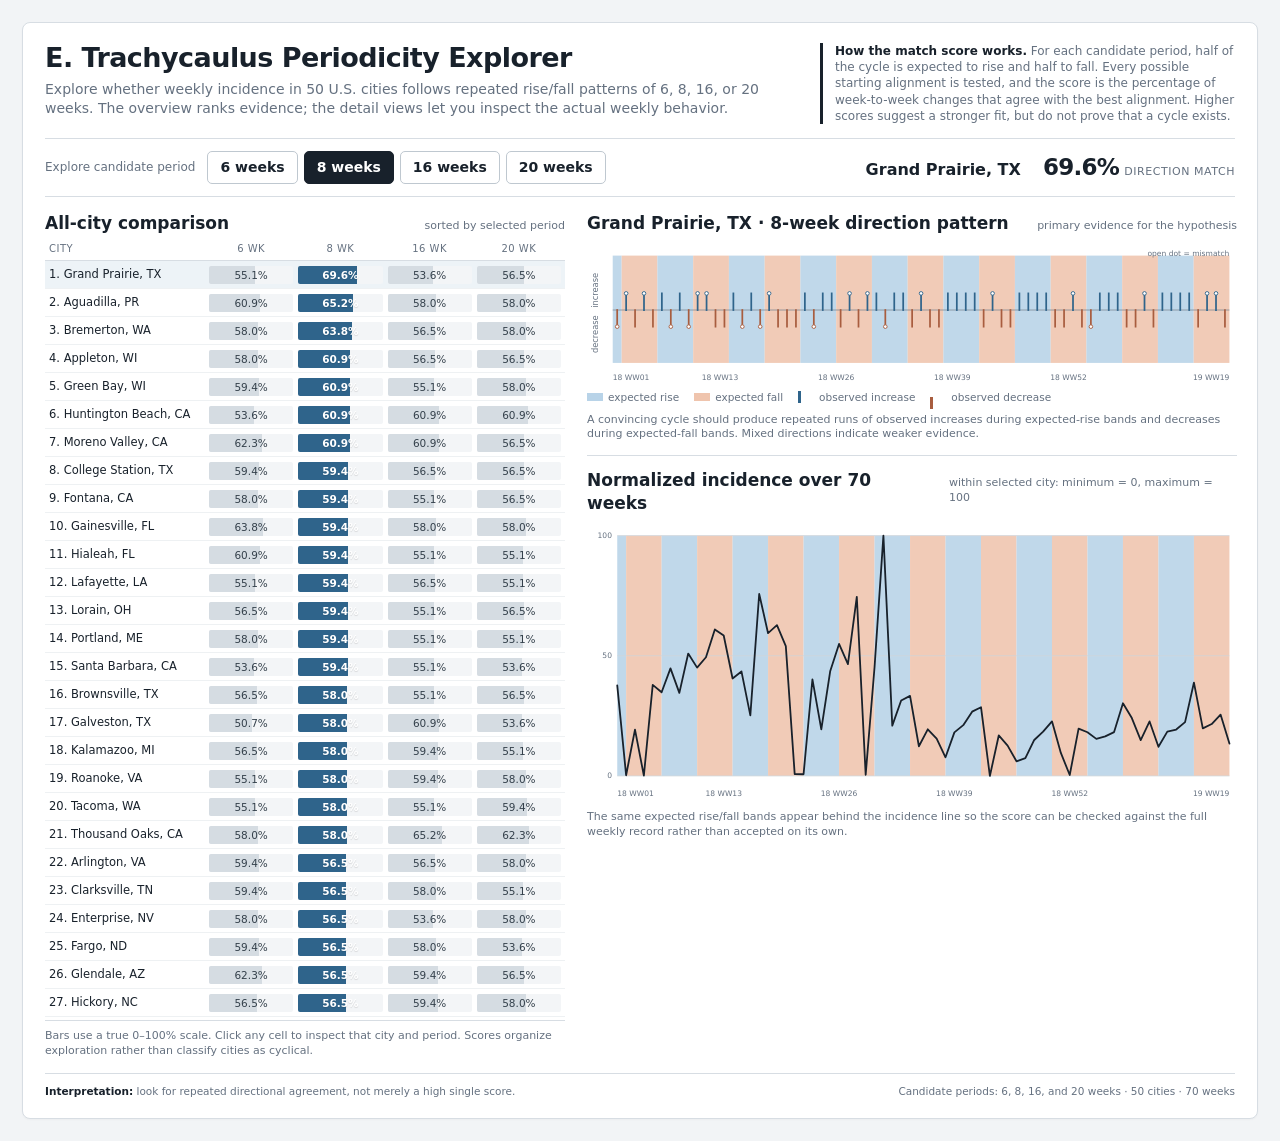
<file: periodicity-explorer/index.html>
<!doctype html>
<html lang="en">
<head>
<meta charset="utf-8">
<meta name="viewport" content="width=device-width,initial-scale=1">
<title>E. Trachycaulus Periodicity Explorer</title>
<style>
:root{--ink:#18212b;--muted:#657180;--line:#d7dde3;--soft:#eef2f5;--paper:#ffffff;--accent:#2f648b;--rise:#b8d3e8;--fall:#efc4ad;--up:#2f648b;--down:#a85d3f;--focus:#0f2233;}
*{box-sizing:border-box}
html,body{margin:0;background:#f2f4f6;color:var(--ink);font:14px/1.35 system-ui,-apple-system,BlinkMacSystemFont,"Segoe UI",sans-serif}
button{font:inherit}
main{max-width:1580px;margin:0 auto;padding:22px}
.card{background:var(--paper);border:1px solid var(--line);border-radius:8px;padding:20px 22px;box-shadow:0 1px 2px rgba(0,0,0,.03)}
.top{display:grid;grid-template-columns:minmax(0,1.8fr) minmax(340px,1fr);gap:28px;align-items:start;margin-bottom:14px}
h1{font-size:27px;line-height:1.1;margin:0 0 7px;letter-spacing:-.02em}
.subtitle{margin:0;color:var(--muted);max-width:880px}
.method{border-left:3px solid var(--ink);padding-left:12px;color:var(--muted);font-size:12px}
.method strong{color:var(--ink)}
.controls{display:flex;gap:8px;align-items:center;border-top:1px solid var(--line);border-bottom:1px solid var(--line);padding:12px 0;margin-bottom:15px}
.controls .label{font-size:12px;color:var(--muted);margin-right:4px}
.controls button{border:1px solid #bfc8d0;background:#fff;padding:6px 12px;border-radius:5px;color:var(--ink);cursor:pointer;font-weight:650}
.controls button[aria-pressed="true"]{background:var(--ink);border-color:var(--ink);color:#fff}
.status{margin-left:auto;display:flex;gap:22px;align-items:baseline}
.status .city{font-weight:750;font-size:16px}
.status .score strong{font-size:23px;letter-spacing:-.03em}
.status .score span{font-size:11px;color:var(--muted);text-transform:uppercase;letter-spacing:.05em;margin-left:5px}
.layout{display:grid;grid-template-columns:minmax(520px,.95fr) minmax(650px,1.3fr);gap:22px;align-items:start}
.section-title{display:flex;justify-content:space-between;gap:12px;align-items:baseline;margin-bottom:7px}
.section-title h2{font-size:17px;margin:0}
.section-title small{font-size:11px;color:var(--muted)}
.matrix-note{font-size:11px;color:var(--muted);margin:8px 0 0}
.matrix-head,.matrix-row{display:grid;grid-template-columns:minmax(155px,1.25fr) repeat(4,minmax(68px,.72fr));gap:5px;align-items:center}
.matrix-head{font-size:10px;text-transform:uppercase;letter-spacing:.05em;color:var(--muted);padding:0 4px 5px;border-bottom:1px solid var(--line)}
.matrix-head div:not(:first-child){text-align:center}
.matrix-scroll{height:760px;overflow:auto;border-bottom:1px solid var(--line);scrollbar-width:thin}
.matrix-row{min-height:28px;padding:3px 4px;border-bottom:1px solid #eef1f3;cursor:pointer}
.matrix-row:hover{background:#f7f9fa}
.matrix-row.active{background:#edf3f7}
.city-name{font-size:11.5px;white-space:nowrap;overflow:hidden;text-overflow:ellipsis}
.score-cell{height:18px;position:relative;background:#f3f5f7;border-radius:2px;overflow:hidden;display:flex;align-items:center;justify-content:center;font-size:10.5px;color:#34404b}
.score-cell .fill{position:absolute;left:0;top:0;bottom:0;background:#d5dce2}
.score-cell.selected .fill{background:var(--accent)}
.score-cell span{position:relative;z-index:1}
.score-cell.selected span{color:#fff;font-weight:700;text-shadow:0 1px 1px rgba(0,0,0,.12)}
.detail{min-width:0}
.detail-block{border-top:1px solid var(--line);padding-top:13px;margin-top:13px}
.detail-block:first-child{border-top:0;padding-top:0;margin-top:0}
.detail h2{font-size:17px;margin:0}
svg{display:block;width:100%;height:auto}
.legend{display:flex;gap:15px;align-items:center;flex-wrap:wrap;font-size:10.5px;color:var(--muted);margin-top:5px}
.key{display:inline-flex;gap:5px;align-items:center}
.key i{display:inline-block;width:16px;height:8px}
.key .rise{background:var(--rise)} .key .fall{background:var(--fall)}
.key .up{height:12px;border-left:3px solid var(--up)} .key .down{height:12px;border-left:3px solid var(--down);transform:translateY(6px)}
.reading{margin:8px 0 0;color:var(--muted);font-size:11px}
.footer{display:flex;justify-content:space-between;gap:24px;border-top:1px solid var(--line);margin-top:14px;padding-top:10px;font-size:10.5px;color:var(--muted)}
.footer strong{color:var(--ink)}
@media(max-width:1050px){.top,.layout{grid-template-columns:1fr}.matrix-scroll{height:500px}.status{margin-left:0;flex-wrap:wrap}}
@media print{html,body{background:#fff}main{max-width:none;padding:0}.card{border:0;box-shadow:none}.matrix-scroll{height:760px;overflow:hidden}}
</style>
</head>
<body>
<main><section class="card">
<div class="top">
  <div><h1>E. Trachycaulus Periodicity Explorer</h1><p class="subtitle">Explore whether weekly incidence in 50 U.S. cities follows repeated rise/fall patterns of 6, 8, 16, or 20 weeks. The overview ranks evidence; the detail views let you inspect the actual weekly behavior.</p></div>
  <div class="method"><strong>How the match score works.</strong> For each candidate period, half of the cycle is expected to rise and half to fall. Every possible starting alignment is tested, and the score is the percentage of week-to-week changes that agree with the best alignment. Higher scores suggest a stronger fit, but do not prove that a cycle exists.</div>
</div>
<div class="controls"><span class="label">Explore candidate period</span><div id="periodButtons"></div><div class="status"><span class="city" id="selectedCity"></span><span class="score"><strong id="selectedScore"></strong><span>direction match</span></span></div></div>
<div class="layout">
  <section>
    <div class="section-title"><h2>All-city comparison</h2><small>sorted by selected period</small></div>
    <div class="matrix-head"><div>City</div><div>6 wk</div><div>8 wk</div><div>16 wk</div><div>20 wk</div></div>
    <div class="matrix-scroll" id="matrix"></div>
    <p class="matrix-note">Bars use a true 0–100% scale. Click any cell to inspect that city and period. Scores organize exploration rather than classify cities as cyclical.</p>
  </section>
  <section class="detail">
    <div class="detail-block">
      <div class="section-title"><h2 id="directionTitle">Week-to-week direction</h2><small>primary evidence for the hypothesis</small></div>
      <svg id="direction" viewBox="0 0 860 190" role="img" aria-label="Observed week-to-week direction with expected rise and fall periods"></svg>
      <div class="legend"><span class="key"><i class="rise"></i>expected rise</span><span class="key"><i class="fall"></i>expected fall</span><span class="key"><i class="up"></i>observed increase</span><span class="key"><i class="down"></i>observed decrease</span></div>
      <p class="reading">A convincing cycle should produce repeated runs of observed increases during expected-rise bands and decreases during expected-fall bands. Mixed directions indicate weaker evidence.</p>
    </div>
    <div class="detail-block">
      <div class="section-title"><h2>Normalized incidence over 70 weeks</h2><small>within selected city: minimum = 0, maximum = 100</small></div>
      <svg id="timeline" viewBox="0 0 860 370" role="img" aria-label="Normalized incidence over 70 weeks"></svg>
      <p class="reading">The same expected rise/fall bands appear behind the incidence line so the score can be checked against the full weekly record rather than accepted on its own.</p>
    </div>
  </section>
</div>
<div class="footer"><span><strong>Interpretation:</strong> look for repeated directional agreement, not merely a high single score.</span><span>Candidate periods: 6, 8, 16, and 20 weeks · 50 cities · 70 weeks</span></div>
</section></main>
<script>
const DATA={"periods":[6,8,16,20],"cities":{"Glendale, AZ":{"values":[16677.392550957626,5725.629944981885,3754.166217670673,13.822508836953416,3121.9953274920395,10666.796327996071,9825.861455467564,26577.393310166328,26073.580377047787,29551.195471981275,27062.770542574108,28603.709931123114,25221.39758844559,30324.68906628346,31928.387921277743,28060.980789030757,28175.538645430814,27207.73579735749,28278.435447451637,26611.87673736696,17405.30681098854,21312.017325701054,20680.551493609473,28721.027452614922,27722.30179245225,31266.04811177496,24166.65589153323,29412.086899495313,28657.420880216898,27379.67297640697,27701.629269460966,31362.260207032206,29029.270021287834,31217.06222979765,30252.232476792575,26379.526640271637,30865.343665155688,31430.44079376828,24230.875498247333,28.58606726349231,1.6371265223691014,30162.5552279282,30919.838893946013,26352.96155490398,32066.873348855497,26602.59997983243,23709.58778445715,26968.570700636363,31562.739900557015,26901.494931326968,26772.490731728976,19510.880742756664,17629.976682612363,30172.78524903588,29726.6373408972,33408.89974617618,32122.824946614666,28711.356890276216,30613.766015415084,26456.966113584767,31778.12320866212,31610.141109128497,48424.4097197602,31557.43114899173,32269.78465109347,32756.84040026896,34853.569166385,34001.53827349899,32118.356515898882,33073.96464252963],"normalized":[34.43783685109349,11.820869627896656,7.749513070369579,0.02516456960642106,6.443989127143504,22.025089911854977,20.288438275666053,54.88276436974455,53.842318095941344,61.02409416677115,55.88513826618592,59.067400053409955,52.0824378929618,62.62146984948909,65.93333897450948,57.94658620276286,58.183164676619306,56.18451239744668,58.395661393577626,54.95397761374918,35.94108464350215,44.00900456111976,42.7049366643968,59.30967763317042,57.2471652930527,64.56551186748571,49.904244368661935,60.736814928024316,59.17832089956837,56.5395874372297,57.20447355549992,64.76420370214262,59.94624293533148,64.46434896549991,62.47183655587425,54.474141196600755,63.73799946957889,64.90500643417288,50.03686710642534,0.05565344423273811,0.0,62.28664012026803,63.850539966274724,54.419280469003006,66.21933132926591,54.9348197732586,48.96033289354762,55.69060202446955,65.1782231454506,55.552080899558256,55.28566864621279,40.289398089853975,36.40506028882734,62.30776658734091,61.38640689592789,68.99080913908487,66.33487943765115,59.28970652903737,63.2184553867691,54.63406486302035,65.62302069951545,65.27611346860425,100.0,65.16725980881995,66.63837239480438,67.64421267013697,71.97425957539997,70.21469305895272,66.3256514846107,68.29911990753243],"labels":["2018-W01","2018-W02","2018-W03","2018-W04","2018-W05","2018-W06","2018-W07","2018-W08","2018-W09","2018-W10","2018-W11","2018-W12","2018-W13","2018-W14","2018-W15","2018-W16","2018-W17","2018-W18","2018-W19","2018-W20","2018-W21","2018-W22","2018-W23","2018-W24","2018-W25","2018-W26","2018-W27","2018-W28","2018-W29","2018-W30","2018-W31","2018-W32","2018-W33","2018-W34","2018-W35","2018-W36","2018-W37","2018-W38","2018-W39","2018-W40","2018-W41","2018-W42","2018-W43","2018-W44","2018-W45","2018-W46","2018-W47","2018-W48","2018-W49","2018-W50","2018-W51","2018-W52","2019-W01","2019-W02","2019-W03","2019-W04","2019-W05","2019-W06","2019-W07","2019-W08","2019-W09","2019-W10","2019-W11","2019-W13","2019-W14","2019-W15","2019-W16","2019-W17","2019-W18","2019-W19"],"scores":{"6":{"score":0.6231884057971014,"phase":2},"8":{"score":0.5652173913043478,"phase":5},"16":{"score":0.5942028985507246,"phase":8},"20":{"score":0.5652173913043478,"phase":17}}},"York, PA":{"values":[27.13109747502912,1.2467003531073275,6.514508232647273,6.207873544597926,7.045108372263161,5.614512153106789,6.226213511625824,2151.096999809582,2610.2631087173445,28.075445016932207,15.16478428693416,7.111108217005566,15.360914091315637,1.4753140149717094,13.331454140906974,13.59106714378462,10.57795873776526,19.166483878943154,28.78447639690549,8.235533441093871,25.25780351630686,22.689509985290584,12.947660213169996,3.8933753796128645,1774.2351182021407,2124.7831612535992,22.50446181104834,2126.6535260846167,24.59353267070987,612.9551966526474,5578.803106727586,2161.664619023397,1560.1457757726735,2115.5757801608406,165.0665109254818,1920.8473054921462,27.46343798590651,2822.748186621186,2304.54831989312,2416.2090565417275,1476.2252120279682,1907.8217297900032,1522.8830478954364,2951.867991617507,1478.7419246543768,2310.7628772144185,513.4235959063566,2529.7523399121937,2176.391244088542,12.667909186184673,7.605130103765896,21.463669788797656,6.604759553941841,3959.787138060868,2929.7795552048447,4463.203189753101,3424.3000325170387,3859.3488789518674,2674.892949646652,2755.239643022952,3903.401951160929,4978.78507812613,4171.230849399669,2580.509574184412,2451.2596676274497,557.2161175418867,1662.064127172345,1966.3723304001055,2222.644404655131,956.6786083704553],"normalized":[0.46408131511389156,0.0,0.09444651915163911,0.08894886631393942,0.10395964821671633,0.07831049086312379,0.08927768355381419,38.54466262321352,46.77705106455659,0.4810125207010517,0.24953730486562414,0.10514295932885452,0.25305371581858777,0.004098813982465581,0.21666753157329294,0.22132213269182113,0.1673001168395791,0.3212837705299701,0.4937247431926602,0.12530277739547638,0.4304950306868742,0.38444810002596647,0.20978649084910866,0.04745223236972924,31.787906543136344,38.072881853306654,0.3811303716022654,38.106415621407685,0.41858531974539803,10.967320663945783,100.0,38.73412945140618,27.94949906087783,37.907802732237876,2.937125124994667,34.41651621748129,0.4700398476084723,50.58669569066914,41.29589109861112,43.29785626961311,26.444887406053606,34.18298069129178,27.28141567162424,52.90168447050026,26.49000954275728,41.40731188700863,9.182818751378155,45.333573617817784,38.99816308893811,0.20477083512816247,0.11400027695626075,0.3624700130792896,0.09606463494857523,70.9726652550501,52.50566092894686,79.99841085068205,61.371917785569885,69.17190786612953,47.93579938049371,49.37633511912781,69.96173532818288,89.2422777129478,74.7636392216629,46.24359999091208,43.926278620405725,9.967974802610206,29.776793022139987,35.232734317148186,39.82743593167847,17.129937169714747],"labels":["2018-W01","2018-W02","2018-W03","2018-W04","2018-W05","2018-W06","2018-W07","2018-W08","2018-W09","2018-W10","2018-W11","2018-W12","2018-W13","2018-W14","2018-W15","2018-W16","2018-W17","2018-W18","2018-W19","2018-W20","2018-W21","2018-W22","2018-W23","2018-W24","2018-W25","2018-W26","2018-W27","2018-W28","2018-W29","2018-W30","2018-W31","2018-W32","2018-W33","2018-W34","2018-W35","2018-W36","2018-W37","2018-W38","2018-W39","2018-W40","2018-W41","2018-W42","2018-W43","2018-W44","2018-W45","2018-W46","2018-W47","2018-W48","2018-W49","2018-W50","2018-W51","2018-W52","2019-W01","2019-W02","2019-W03","2019-W04","2019-W05","2019-W06","2019-W07","2019-W08","2019-W09","2019-W10","2019-W11","2019-W13","2019-W14","2019-W15","2019-W16","2019-W17","2019-W18","2019-W19"],"scores":{"6":{"score":0.6231884057971014,"phase":2},"8":{"score":0.5507246376811594,"phase":6},"16":{"score":0.5652173913043478,"phase":10},"20":{"score":0.5507246376811594,"phase":9}}},"Nashua, NH":{"values":[17380.73203532822,18278.86127079953,1.3587299017877044,23559.76746473265,23005.631837737477,23912.965614433986,23377.86834851617,21513.13390454555,24410.75307913891,24767.1166397121,22702.507964706365,23918.141699050044,24503.97910294985,24124.159884523906,23810.20622133893,23451.616944471785,23209.798088566447,23621.97198063979,12166.757336626648,23578.18278752607,23611.22491534691,18161.922511973386,23119.213750865347,23819.328359342064,21407.917186161707,22321.606188722206,18279.683795744484,24375.657065428928,26253.93928670122,26159.099952225693,37930.4544751451,28057.27954402455,25873.230704718506,22773.946190023664,26165.902433996005,17659.56211344801,26977.651057419473,28666.149008967077,25454.898093579155,23.94700022456232,22722.593143022616,23372.658545165927,22958.62414113836,23479.563961019154,23.455101579704575,25621.287087373505,18054.226062071644,24602.578124221578,25421.421003312236,23563.934315629547,22275.450032957695,5.617037867969041,17527.827233242417,24517.162153622372,22301.888424364144,26212.089844313497,24430.056841971782,22821.64296946172,22555.440747014596,20373.299096261737,22917.642341734318,23958.30918729348,22408.210182853854,26322.621402510795,22280.49258056792,22606.043142978146,24053.827769163894,22056.50961451277,24111.384537394264,22709.205824924513],"normalized":[45.82068980014103,48.188606086634486,0.0,62.111706783268936,60.650729092903966,63.04291313755074,61.63213005558148,56.715760689711544,64.35532898855966,65.29488094351996,59.85154348861988,63.0565598763257,64.60111925057146,63.59972649136344,62.771988162736534,61.82656811034282,61.189013085225554,62.275708889527806,32.07405388316046,62.16025875222995,62.24737426914807,47.88029723684913,60.950187624398524,62.796038664927266,56.438356980721096,58.847296568148735,48.19077467233049,64.26279840479434,69.2148864637559,68.96484271076866,100.0,73.9693901551588,68.21114889895921,60.03989025490486,68.98277744302806,46.555824853168915,71.12295138462609,75.57467352134314,67.10821564173328,0.059553938418390615,59.90449802898424,61.61839441741801,60.52679337633732,61.90025037457363,0.0582570484314485,67.5468999565715,47.59635571969539,64.86107541175701,67.01995334702482,62.12269267896464,58.72560593762455,0.011227022111950483,46.208506053136325,64.63587634249126,58.795310714094896,69.10455047613097,64.40622332825743,60.16564273726937,59.46380100543608,53.7105880487931,60.41874492804501,63.16246139455125,59.07562785954924,69.3959667517514,58.73890060629815,59.59721414110224,63.4142959822039,58.14836987611791,63.56604430917948,59.86920238632505],"labels":["2018-W01","2018-W02","2018-W03","2018-W04","2018-W05","2018-W06","2018-W07","2018-W08","2018-W09","2018-W10","2018-W11","2018-W12","2018-W13","2018-W14","2018-W15","2018-W16","2018-W17","2018-W18","2018-W19","2018-W20","2018-W21","2018-W22","2018-W23","2018-W24","2018-W25","2018-W26","2018-W27","2018-W28","2018-W29","2018-W30","2018-W31","2018-W32","2018-W33","2018-W34","2018-W35","2018-W36","2018-W37","2018-W38","2018-W39","2018-W40","2018-W41","2018-W42","2018-W43","2018-W44","2018-W45","2018-W46","2018-W47","2018-W48","2018-W49","2018-W50","2018-W51","2018-W52","2019-W01","2019-W02","2019-W03","2019-W04","2019-W05","2019-W06","2019-W07","2019-W08","2019-W09","2019-W10","2019-W11","2019-W13","2019-W14","2019-W15","2019-W16","2019-W17","2019-W18","2019-W19"],"scores":{"6":{"score":0.6231884057971014,"phase":2},"8":{"score":0.5652173913043478,"phase":0},"16":{"score":0.5362318840579711,"phase":13},"20":{"score":0.6231884057971014,"phase":2}}},"Garland, TX":{"values":[6162.944313624916,22.087107169560788,5110.007206986211,7872.4262489020375,4530.767759003849,10007.827772477667,8380.910991147404,5172.319835504522,8359.172154571825,6963.3111610305405,6162.460085233808,6251.084546970962,8710.209417607137,6979.269292409397,7807.559558607313,6427.902522048256,7929.358864672331,7070.542918666609,9726.761832140923,9316.441017518515,6056.6159817399575,27.965908195216866,7355.527612548261,7408.453288832767,8009.163962483917,7677.125671152858,5255.117418993081,8173.1853650993,7969.205712479911,7601.150836086717,12761.42948869628,8324.295760731913,8008.6708210937795,8323.105530002857,8801.729793755045,5979.202170601795,8106.908271996714,8073.83661066812,9104.318690059643,10508.20079735926,8218.79363583345,8054.128520654626,9980.95595733455,9559.32846632665,10966.108861576553,7916.649149852518,5718.694994806368,10221.192826971353,10073.920270568087,8966.042904114265,2.3645955012202418,9.863116880401993,6380.598816831669,12706.174575253817,9567.837484058195,11724.909910075638,4629.426621110429,11301.826662774676,9164.172857259893,8277.473294325548,10119.00548816447,11364.695028267502,10171.581183915805,8930.459339007735,3.4680780377309883,12803.487836953263,11619.567988888384,9753.643616451192,8728.112960062203,9520.948850723977],"normalized":[48.125305896398004,0.15406860239010872,39.89995655182542,61.47946164533691,35.375045440066934,78.1608222048608,65.45165012172633,40.38673124606892,65.28183036321337,54.37762323066061,48.12152319403686,48.81384104822464,68.02406834041368,54.50228519256706,60.97273509430523,50.19511026766884,61.92420867804992,55.21529782853367,75.96518722006034,72.75983713567304,47.29468869289628,0.199992705414284,57.441545389051065,57.85499095383654,62.54763129734917,59.95380976256488,41.033530608334615,63.82893606663892,62.23548486105352,59.36030844527328,99.67144798574556,65.00938244452624,62.543778968293076,65.00008458287296,68.73900854075133,46.68994636147739,63.3111917105189,63.05284202741059,71.10277686480565,82.06964345002552,64.18521941673168,62.898886084312764,77.95090457000748,74.65722882722106,85.6467363002413,61.8249227436824,44.65491263137578,79.82759042878335,78.67712453899038,70.02259207682064,0.0,0.05857705794832412,49.82558249792274,99.23980685238362,74.72369969521483,91.57434932440131,36.14575016843879,88.26930148351379,71.57034651530658,64.64361402309001,79.02932189500356,88.7604174919063,79.44003347678951,69.74461986738746,0.008620200865948209,100.0,90.75143777827901,76.17518273219808,68.16392749275035,74.35741439001298],"labels":["2018-W01","2018-W02","2018-W03","2018-W04","2018-W05","2018-W06","2018-W07","2018-W08","2018-W09","2018-W10","2018-W11","2018-W12","2018-W13","2018-W14","2018-W15","2018-W16","2018-W17","2018-W18","2018-W19","2018-W20","2018-W21","2018-W22","2018-W23","2018-W24","2018-W25","2018-W26","2018-W27","2018-W28","2018-W29","2018-W30","2018-W31","2018-W32","2018-W33","2018-W34","2018-W35","2018-W36","2018-W37","2018-W38","2018-W39","2018-W40","2018-W41","2018-W42","2018-W43","2018-W44","2018-W45","2018-W46","2018-W47","2018-W48","2018-W49","2018-W50","2018-W51","2018-W52","2019-W01","2019-W02","2019-W03","2019-W04","2019-W05","2019-W06","2019-W07","2019-W08","2019-W09","2019-W10","2019-W11","2019-W13","2019-W14","2019-W15","2019-W16","2019-W17","2019-W18","2019-W19"],"scores":{"6":{"score":0.5652173913043478,"phase":3},"8":{"score":0.5507246376811594,"phase":5},"16":{"score":0.5652173913043478,"phase":0},"20":{"score":0.5797101449275363,"phase":10}}},"Scottsdale, AZ":{"values":[11756.481202643874,7.178918714627803,1.3954452069324466,3.458957671333577,32015.89364276288,15.865016132390172,17066.34266636228,3.7038839843619424,23.862656374863594,3.814875299288766,79915.86351763821,112702.80685176536,106667.55792909069,78629.88190228613,111702.69064191349,91018.61768128489,111713.57949533853,94110.99605525543,111026.6551452034,14.010782066717656,105172.5567338627,24.042528012960588,103303.51502256727,104059.43775419302,94867.55672136974,100376.11698089726,27.83358261778174,113707.27536864116,103353.70039281517,89809.16148604268,88307.30872028136,116176.21994546366,111624.7245515101,96571.07616465767,110264.58226661902,89566.43612956154,114353.50387144134,113863.02748207423,110420.42468146714,113672.80831184739,115972.11501419968,119561.62454743573,117358.41869291598,111673.14509704664,98504.02974163355,113013.68216534778,68458.25077592752,117523.51956773529,118525.09770907414,109877.11105938781,92710.3255534645,6.362408163179934,88251.74905391801,116970.02353741346,103022.73903858903,102321.94365555969,104706.02460296798,100379.5430502055,90870.48588817936,86977.78476451343,40728.426665521045,99352.05211734002,96266.12643541249,89503.32778934641,113751.62055522049,111126.8497457729,111922.69954823845,113569.6987321942,115552.38126360846,119409.19778978659],"normalized":[9.831936460564886,0.0048372887465364875,0.0,0.001725918794147462,26.776879266584764,0.01210232786781101,14.273096789204153,0.0019307748025940027,0.018791542418943326,0.0020236077753645063,66.84034371003187,94.26329495420605,89.21542162041185,65.76475057591993,93.42679922534897,76.12667098375545,93.43590664635913,78.71313171337351,92.86136412892402,0.010551449218952725,87.96500481671895,0.01894198679283558,86.40174107481249,87.03399373717517,79.34591794320536,83.95326965279224,0.022112819295656942,95.10343094626487,86.44371604477094,75.11508359861581,73.85893615139307,97.16845256370543,93.36158850185937,80.77073910328474,92.22396749267907,74.9120684669924,95.64393551676683,95.2337017851572,92.35431385954229,95.07460275059094,96.99773949900441,100.0,98.15724185955187,93.40208737502157,82.38745863576668,94.52331060984403,57.257213242864594,98.29533198873534,99.1330504749407,91.89988714410437,77.54161296310976,0.004154360520671581,73.81246612805793,97.83238872200025,86.16690045424279,85.58075622527002,87.57479802772407,83.95613521212913,76.00277376959164,72.74692426771632,34.06402908904671,83.09674330515399,80.5156795976824,74.85928474393583,95.14052119518152,92.94516674566526,93.61081435142978,94.98836204962589,96.6466748065536,99.87251048380075],"labels":["2018-W01","2018-W02","2018-W03","2018-W04","2018-W05","2018-W06","2018-W07","2018-W08","2018-W09","2018-W10","2018-W11","2018-W12","2018-W13","2018-W14","2018-W15","2018-W16","2018-W17","2018-W18","2018-W19","2018-W20","2018-W21","2018-W22","2018-W23","2018-W24","2018-W25","2018-W26","2018-W27","2018-W28","2018-W29","2018-W30","2018-W31","2018-W32","2018-W33","2018-W34","2018-W35","2018-W36","2018-W37","2018-W38","2018-W39","2018-W40","2018-W41","2018-W42","2018-W43","2018-W44","2018-W45","2018-W46","2018-W47","2018-W48","2018-W49","2018-W50","2018-W51","2018-W52","2019-W01","2019-W02","2019-W03","2019-W04","2019-W05","2019-W06","2019-W07","2019-W08","2019-W09","2019-W10","2019-W11","2019-W13","2019-W14","2019-W15","2019-W16","2019-W17","2019-W18","2019-W19"],"scores":{"6":{"score":0.5797101449275363,"phase":3},"8":{"score":0.5507246376811594,"phase":4},"16":{"score":0.6231884057971014,"phase":15},"20":{"score":0.5652173913043478,"phase":2}}},"Lafayette, LA":{"values":[20780.72592380738,30.103585298916,7.536643271552592,22454.857636449786,21717.63030934753,23721.987793289773,27909.973393759,26405.050465745524,29.757959364989183,20325.06656253492,1.0255452232439468,7.698122085518503,19.915950877302333,27468.657454213135,26613.492752778562,19.95496828313422,9.418823309699041,27511.771806036224,6.9379173641571805,29602.57957855819,9.886164155819245,21.182822207759877,26261.78419053345,29318.956224242043,23122.778685039488,12.05679640491484,23755.257867682427,19.6475111620683,28777.65039489402,24.79742946836335,29424.067784729923,4.503522856368814,17.389565679809216,27154.807174858197,20.43453578120944,21369.412121568366,1.1458601723856767,24025.76151196778,26775.70939308413,22302.047965921844,27514.88940072354,27.985784603280674,20.505332467996,17.90838105317591,24566.541728918102,6.279549217139039,1.1557817656912253,26901.894476616024,5.071851653745384,25279.851970513897,24.08008051963562,14574.841757026601,20.017359309222684,25360.336616980065,20566.348777701114,28156.60964078286,25920.077672826963,39166.72076809915,25455.472111020517,9.356017613382484,29.973105249863742,21316.08525494835,25.842806012916412,26973.23765170177,20659.08794350851,25805.045727414825,4.264811672758745,1.984618159591889,22705.076026567498,27.58186433622737],"normalized":[53.05587009329308,0.07424364590032388,0.016624492457638394,57.33035495336159,55.44802572900595,60.565661130436375,71.25865553954138,67.4162038239531,0.07336117481954771,51.89245563408461,0.0,0.017036789017285812,0.04823201923663257,70.13186349095264,67.94841009744545,0.04833164061603067,0.02143017770702752,70.24194541743893,0.015095792650349622,75.58031043464094,0.022623417973696498,0.05146666456399954,67.05040851661383,74.8561477389396,59.03572758823719,0.028165595220247128,60.65060810815075,0.04754662424056151,73.47405602253403,0.060695677964717254,75.1245243371073,0.008880163146174536,0.04178151406082375,69.3305237532844,0.04955609864070302,54.55893596359365,0.0003071947234871407,61.341272841014614,68.3625905157489,56.940192925958875,70.24990543109266,0.06883636107215017,0.049736860622288395,0.043106181912152125,62.72202253503374,0.013414811007430636,0.00033252707938964367,68.68477318814583,0.010331251385876254,64.54328534560467,0.05886410330570611,37.210666448967004,0.0484909408039462,64.74878315691164,52.50851061228213,71.88838072537136,66.17794470418316,100.0,64.99168831536491,0.02126981876035453,0.07391049708652205,54.422778884505554,0.0633647906629708,68.8669304936137,52.74529733413057,65.8842388354183,0.008270672666683078,0.002448757594855017,57.96922626330214,0.06780504970449856],"labels":["2018-W01","2018-W02","2018-W03","2018-W04","2018-W05","2018-W06","2018-W07","2018-W08","2018-W09","2018-W10","2018-W11","2018-W12","2018-W13","2018-W14","2018-W15","2018-W16","2018-W17","2018-W18","2018-W19","2018-W20","2018-W21","2018-W22","2018-W23","2018-W24","2018-W25","2018-W26","2018-W27","2018-W28","2018-W29","2018-W30","2018-W31","2018-W32","2018-W33","2018-W34","2018-W35","2018-W36","2018-W37","2018-W38","2018-W39","2018-W40","2018-W41","2018-W42","2018-W43","2018-W44","2018-W45","2018-W46","2018-W47","2018-W48","2018-W49","2018-W50","2018-W51","2018-W52","2019-W01","2019-W02","2019-W03","2019-W04","2019-W05","2019-W06","2019-W07","2019-W08","2019-W09","2019-W10","2019-W11","2019-W13","2019-W14","2019-W15","2019-W16","2019-W17","2019-W18","2019-W19"],"scores":{"6":{"score":0.5507246376811594,"phase":2},"8":{"score":0.5942028985507246,"phase":6},"16":{"score":0.5652173913043478,"phase":12},"20":{"score":0.5507246376811594,"phase":10}}},"Norfolk, VA":{"values":[15.290422419618942,10.78669868467014,5.823496674760518,19.52060411735661,6.097063122979898,21.674374487090958,13.753104536224004,30.03665695800008,1.8644706707504823,14.081016531327874,10.37599909853221,9.878890847918715,4.857060973664642,7.213419492141622,5304.290619251886,19.269870990093782,27.88373296294989,14.017576266945435,5.667630915101918,9.351346136709338,5729.02689245658,13.438001059289618,5218.726342836672,7.303719701882775,1.2573431980075414,28.059015814047033,11.88909340996221,14.731677114031127,28.42005980544745,8.322404782620119,5654.0217368661815,1.600615412606016,1.340257144175189,1.6373023498866404,18.69685791191118,5863.6617068664955,3661.7922077558173,11.35636821223268,5127.576794314335,4.09528415129887,6861.557633267094,9729.17966289146,2808.1864428686276,209.40369932461618,10822.854244845032,5329.370273522133,2361.037265013493,6155.648847568436,7611.283205366867,3312.778540168465,5615.170560536128,21.412430578901116,4076.1759492936862,7.208988060853491,13.02245264179564,3415.2544239442536,6618.631591650307,7404.756291860176,5612.907502092149,5721.183574685736,25.9473797733376,8568.370876353303,4414.923720191001,3709.1782714291426,6752.514097829345,6002.361754475842,4802.387731778203,2.2246219327544514,11.521396261233193,14.248525553873687],"normalized":[0.1296766027154051,0.08805868092547645,0.0421948213212231,0.1687667826230844,0.04472278878023779,0.1886693015332699,0.11547058582744507,0.26594331706822666,0.0056103316198234795,0.11850074854819806,0.08426349626030544,0.07966982810641368,0.03326420128538729,0.055038792779534954,49.00416569061788,0.16644981286768104,0.2460486193205909,0.11791451099971957,0.04075450007219489,0.07479490330553623,52.929060297808896,0.11255878380970008,48.21348500649268,0.055873237183275484,0.0,0.24766836964663078,0.09824566844045482,0.12451336007509962,0.2510046978677038,0.0652866822597808,52.23595412991068,0.0031721031352242406,0.0007661895644535444,0.003511119064333934,0.16115472487474916,54.17319104517969,33.82619864542066,0.09332287190154058,47.371192049632825,0.02622478899449119,63.39452811280527,89.89359341422968,25.938215266948365,1.923434757534992,100.0,49.23592126697307,21.80620793088617,56.871380077313205,70.32257744705525,30.601040004238662,51.876938943121175,0.18624873541377257,37.65542778141629,0.05499784289636701,0.10871879215901559,31.54799713734156,61.14970192102748,68.41410760305969,51.856026517122075,52.85658192107644,0.22815520481614215,79.1668143899483,40.785721526194,34.26408285145788,62.386880753281524,55.45488771961631,44.36619135064505,0.00893841032463233,0.09484785985387686,0.12004866263211962],"labels":["2018-W01","2018-W02","2018-W03","2018-W04","2018-W05","2018-W06","2018-W07","2018-W08","2018-W09","2018-W10","2018-W11","2018-W12","2018-W13","2018-W14","2018-W15","2018-W16","2018-W17","2018-W18","2018-W19","2018-W20","2018-W21","2018-W22","2018-W23","2018-W24","2018-W25","2018-W26","2018-W27","2018-W28","2018-W29","2018-W30","2018-W31","2018-W32","2018-W33","2018-W34","2018-W35","2018-W36","2018-W37","2018-W38","2018-W39","2018-W40","2018-W41","2018-W42","2018-W43","2018-W44","2018-W45","2018-W46","2018-W47","2018-W48","2018-W49","2018-W50","2018-W51","2018-W52","2019-W01","2019-W02","2019-W03","2019-W04","2019-W05","2019-W06","2019-W07","2019-W08","2019-W09","2019-W10","2019-W11","2019-W13","2019-W14","2019-W15","2019-W16","2019-W17","2019-W18","2019-W19"],"scores":{"6":{"score":0.5797101449275363,"phase":5},"8":{"score":0.5507246376811594,"phase":3},"16":{"score":0.5942028985507246,"phase":15},"20":{"score":0.6086956521739131,"phase":14}}},"Arlington, VA":{"values":[27.617920677683074,2267.000960749801,9.640844628203599,4703.109935575638,5471.459897613946,1968.4751254554506,16.384774578164233,29.277993006231778,6375.373331345876,13.432702717118232,9.732425263048587,2771.1122946385913,6663.7009463923005,4.79012349119823,4473.040256266173,5130.179339891573,3873.325326357253,4867.984502144682,5762.70903126886,28.729425999850548,5.776741969795987,2080.36141231133,4475.971130652986,1776.6795889408488,4075.0811242542413,2019.4782354644087,20.83227395878311,9.650628915228936,5316.543472658394,5005.516241958211,4623.398629792175,875.5883061792173,2.7414160194649453,5156.0817398960435,1368.0558225421516,3660.582866170858,4922.69112115901,4479.705251443284,2266.339778041084,417.9444876776525,951.0449652630085,5771.141643050702,5271.276582201163,4008.5374340288345,4557.049263452985,2808.6740997668408,3064.473062683003,5064.88971388383,5162.630887973918,5318.650481101543,1513.8989965316312,24.698482603807932,4261.480197811538,2366.26290687333,7.544275123026876,5265.178860369537,30.077250384246963,5573.954298634936,1705.1986014215922,4208.668181081124,6010.572366667402,5968.451480138616,6052.270093373273,5921.429351172876,6651.913332792094,1813.974877385133,5370.544221459277,5463.084789857835,4721.428713969198,5764.984242331898],"normalized":[0.37346728417708475,33.992993568054274,0.10358010099413516,70.56593720654355,82.1010615161083,29.511269367012012,0.20482572362867402,0.3983897044527081,95.67138017080423,0.16050670551146345,0.10495498751652574,41.561142444956,100.0,0.030756942185154096,67.11193514782533,76.97746699243359,58.108503627571785,73.04117468272463,86.47354167196075,0.39015414914149715,0.045568899442947744,31.19100163900221,67.15593593139786,26.6318713517554,61.13743357343044,30.276971512121776,0.27159537386208316,0.10372699104774863,79.77532414675245,75.10591834595225,69.36924316539236,13.103921232064538,0.0,77.3663358916719,20.497263199049428,54.914632546140865,73.86247706063094,67.21199573439279,33.98306732986438,6.2333822892172295,14.236740891750529,86.60013922511193,79.09573901715031,60.13842299662121,68.37314994433842,42.12505226841273,45.96532425550051,75.99728349619653,77.46465728287704,79.80695635279635,22.686785193958112,0.3296381922787929,63.935815288667555,35.48319848028819,0.0721046131816552,79.00419482139559,0.41038883722585745,83.63979479550497,25.558737861102653,63.14295629456016,90.19467725713174,89.56232261908414,90.82067905936063,88.8563863534256,99.82303430089227,27.19177999966451,80.58602939957147,81.97532726238823,70.84095431646637,86.50769907905298],"labels":["2018-W01","2018-W02","2018-W03","2018-W04","2018-W05","2018-W06","2018-W07","2018-W08","2018-W09","2018-W10","2018-W11","2018-W12","2018-W13","2018-W14","2018-W15","2018-W16","2018-W17","2018-W18","2018-W19","2018-W20","2018-W21","2018-W22","2018-W23","2018-W24","2018-W25","2018-W26","2018-W27","2018-W28","2018-W29","2018-W30","2018-W31","2018-W32","2018-W33","2018-W34","2018-W35","2018-W36","2018-W37","2018-W38","2018-W39","2018-W40","2018-W41","2018-W42","2018-W43","2018-W44","2018-W45","2018-W46","2018-W47","2018-W48","2018-W49","2018-W50","2018-W51","2018-W52","2019-W01","2019-W02","2019-W03","2019-W04","2019-W05","2019-W06","2019-W07","2019-W08","2019-W09","2019-W10","2019-W11","2019-W13","2019-W14","2019-W15","2019-W16","2019-W17","2019-W18","2019-W19"],"scores":{"6":{"score":0.5942028985507246,"phase":3},"8":{"score":0.5652173913043478,"phase":3},"16":{"score":0.5652173913043478,"phase":3},"20":{"score":0.5797101449275363,"phase":6}}},"Appleton, WI":{"values":[31460.166114843512,24.340806571643064,15.151670282983584,25.944693917264836,73702.5706364729,76164.59010684394,76313.80881295826,77113.00893505797,62654.28485378343,79306.93475672553,74578.74571949842,71308.78554403773,74264.65507535817,75363.0840793774,74179.1649189638,66877.64505529568,67225.62160623755,73417.03136028406,74624.28003450274,72824.58593461594,68530.56236229042,51662.66582594846,68568.34160935965,78866.53865146839,66557.03111708334,67206.1456858292,60007.50699708676,71511.67261630794,84355.26933124338,76610.92447264337,96551.59708938359,70276.35012748881,81573.42116514918,76628.02575841048,72019.1135944504,21.479153225578983,76103.14872891162,86458.78276026912,56677.338578976356,68608.34153050705,79772.18042102043,75028.18350288544,80923.9513548177,71854.18812007447,64978.00127411858,70219.26673346605,51724.09048181547,63115.458410921456,76068.76992455486,76715.7023571518,72056.30389971292,15.561445844551423,35126.17577101061,76877.66006586481,76415.87727005046,83551.89513107127,82768.07673745046,83862.33311731352,78069.97159280672,77421.80221676547,86007.3150073306,79209.15038393512,75163.58970273107,110251.54338584065,94326.25307399547,83711.60854513508,83473.25843237185,94622.87840159562,95005.10098266538,93763.57456201912],"normalized":[28.525075934722103,0.008335846398501646,0.0,0.00979079908759208,66.84491193826912,69.07831184555543,69.2136743186844,69.9386618746649,56.82255397575771,71.92886292127439,67.63972667176141,64.673410263385,67.35480203004172,68.35123250724158,67.27725036578283,60.65373906426256,60.96940301654408,66.58588742581446,67.6810327362068,66.04845562452981,62.153168863506856,46.851600775296845,62.187439984396505,71.52936136067044,60.36289687211279,60.95173560190427,54.42155207837509,64.85745753589887,76.5084164570469,69.48320024842614,87.57221087950072,63.736845304679775,73.98488668361945,69.49871353355911,65.31777827957109,0.005739922038560702,69.02257582501254,78.41660067488073,51.400618277581586,62.22372557078491,72.35090654684531,68.04743031335619,73.39572569946161,65.16816754593832,58.930493453975586,63.685062591970855,46.907321626561185,57.24090362414604,68.99138938664883,69.57824861029451,65.35151514693742,0.0003717243962639676,31.85066524249488,69.72516716068657,69.30626484664324,75.77964242183985,75.06860826930402,76.06125358618499,70.80676236566971,70.2187810593569,78.00705556376765,71.84015866375232,68.17026288954847,100.0,85.5535090871469,75.92452507953416,75.70830781311795,85.82259021633112,86.16932016197012,85.04308008705024],"labels":["2018-W01","2018-W02","2018-W03","2018-W04","2018-W05","2018-W06","2018-W07","2018-W08","2018-W09","2018-W10","2018-W11","2018-W12","2018-W13","2018-W14","2018-W15","2018-W16","2018-W17","2018-W18","2018-W19","2018-W20","2018-W21","2018-W22","2018-W23","2018-W24","2018-W25","2018-W26","2018-W27","2018-W28","2018-W29","2018-W30","2018-W31","2018-W32","2018-W33","2018-W34","2018-W35","2018-W36","2018-W37","2018-W38","2018-W39","2018-W40","2018-W41","2018-W42","2018-W43","2018-W44","2018-W45","2018-W46","2018-W47","2018-W48","2018-W49","2018-W50","2018-W51","2018-W52","2019-W01","2019-W02","2019-W03","2019-W04","2019-W05","2019-W06","2019-W07","2019-W08","2019-W09","2019-W10","2019-W11","2019-W13","2019-W14","2019-W15","2019-W16","2019-W17","2019-W18","2019-W19"],"scores":{"6":{"score":0.5797101449275363,"phase":2},"8":{"score":0.6086956521739131,"phase":5},"16":{"score":0.5652173913043478,"phase":1},"20":{"score":0.5652173913043478,"phase":18}}},"Aguadilla, PR":{"values":[24722.020259882112,30315.70373995307,28559.37809622423,39654.283204994004,38068.30601216265,35857.28688170779,40161.60731843986,5.740364578825304,7.544074402630332,26.41012044992901,40277.82505171118,42327.69086664947,37270.7801534396,37717.571748535534,35959.30951340668,39730.70313075765,32062.220475005433,41605.93056186616,39014.79766748468,38253.79340883037,9.918560569954362,14.385371232678592,13.84686827938996,34304.26354851041,37064.15679630131,41627.006294280574,25.12456056227511,38654.65042592448,37056.93037277958,29.539382783619587,28907.800137058697,36220.24199233715,36601.660845446204,39972.63897174365,18152.329553557458,11518.747650564464,19.598678405978678,8963.541183553658,4279.4220861034055,39254.45296670318,37101.698206301895,37380.75487628776,8154.096586024941,40608.933258115874,31215.686922171564,26470.903177945493,5.302810822974701,10.303865739541383,20.598412834226078,37863.17165981489,31928.00746915668,1.755891229239758,31874.3736758401,43330.30820701716,38813.331816641694,44124.169724257976,20.87317911214183,44519.60643563559,12.232657959392219,45115.14177879475,40326.24295102603,46251.814037531556,22.781431373001503,44161.589031282296,38766.58002524503,44919.06772588604,38421.304111674675,7.713590386526254,23.823489716933274,9.636138587977019],"normalized":[53.449153059344326,65.5435886217311,61.746132544653165,85.73508640428591,82.3059508390625,77.52537494559927,86.83200202726967,0.008615066681606115,0.012514974911125248,0.05330637454054823,87.08328329680599,91.51542002721608,80.58157277190367,81.54760743867662,77.74596414221426,85.90031846847468,69.31983627428026,89.95485916802716,84.35241671014964,82.70700416548421,0.017648992602114614,0.02730694946044853,0.026142620214450202,74.16749087919504,80.1348201289455,90.00042826190321,0.05052678908881258,83.57372095063093,80.11919544908268,0.06007233864764581,62.499476550691625,78.310141765743,79.13483014105815,86.42342233187024,39.244434255439636,24.90157249727913,0.038578950798930936,19.376808703625187,9.248996360918444,84.87058967862549,80.21599064311401,80.81935565749546,17.626660422798796,87.79919203222272,67.48949575847803,57.23051677683665,0.0076690056961982835,0.018482083813304424,0.04074053603431583,81.86241766187415,69.02964635619585,0.0,68.91368154346648,93.68323857826766,83.91681541813463,95.39969375488518,0.04133462453696503,96.25469097483837,0.022652440126694363,97.54233334120104,87.18797051506135,100.0,0.04546057018404577,95.48060026295043,83.81573059084906,97.11838997600898,83.0691890135863,0.01288149549659066,0.04771366647342867,0.017038351246629266],"labels":["2018-W01","2018-W02","2018-W03","2018-W04","2018-W05","2018-W06","2018-W07","2018-W08","2018-W09","2018-W10","2018-W11","2018-W12","2018-W13","2018-W14","2018-W15","2018-W16","2018-W17","2018-W18","2018-W19","2018-W20","2018-W21","2018-W22","2018-W23","2018-W24","2018-W25","2018-W26","2018-W27","2018-W28","2018-W29","2018-W30","2018-W31","2018-W32","2018-W33","2018-W34","2018-W35","2018-W36","2018-W37","2018-W38","2018-W39","2018-W40","2018-W41","2018-W42","2018-W43","2018-W44","2018-W45","2018-W46","2018-W47","2018-W48","2018-W49","2018-W50","2018-W51","2018-W52","2019-W01","2019-W02","2019-W03","2019-W04","2019-W05","2019-W06","2019-W07","2019-W08","2019-W09","2019-W10","2019-W11","2019-W13","2019-W14","2019-W15","2019-W16","2019-W17","2019-W18","2019-W19"],"scores":{"6":{"score":0.6086956521739131,"phase":2},"8":{"score":0.6521739130434783,"phase":3},"16":{"score":0.5797101449275363,"phase":13},"20":{"score":0.5797101449275363,"phase":13}}},"Rock Hill, SC":{"values":[21.9360782385255,267.48688748474433,23.09028191744509,20.362036990335,19.4705160020573,9.47393916582288,18.384693222009112,120.492245142299,2063.877229457129,3215.2746119394415,2302.6737210846927,3225.6248261281066,2210.2990812899293,820.941057693844,8430.050353277235,3761.1600681925725,5623.411607553553,3104.620109401221,12.39773499585137,7.398849809983035,1258.5686338781795,2971.309869065949,1201.6690953509647,4759.163890433219,2665.8655151501293,2556.7945719943873,3076.708012006315,4574.134274127903,5270.751263385997,4119.521277711244,5323.088246957944,5019.433487958634,3319.9231487009697,5520.270177648233,4066.330048526423,3314.2944192332257,3872.8148727623566,2871.283416695749,3464.854210972102,2123.4484593528846,4725.973933832317,4780.989875642583,4974.610162459934,5723.16268957719,8117.108537053967,4152.129411942367,2852.9428895587066,3717.4236986814226,4075.3093062590033,3375.7394122450464,3060.8913918845237,1963.9661729552959,2977.857544699691,4053.2419403225654,5260.193723846403,3521.6149408765405,1902.5337414868939,3756.945806787921,3175.359621501816,3652.447064541193,4579.996178772427,4153.392835252118,2011.6883484437576,5101.321794834418,3717.4270823983657,4263.1376916745685,5006.7087314808205,4104.402840343607,4174.289808991467,3121.348695341839],"normalized":[0.17259681731528487,3.0879591488226,0.18630038416052894,0.1539086257458897,0.14332382370450525,0.024637008369462022,0.13043212588700442,1.3427291309127554,24.41604498061662,38.08629338170896,27.251215016195808,38.20917884342377,26.154474402426658,9.65897980640609,100.0,44.56745262269635,66.67749170711495,36.7725206048979,0.05935049293931374,0.0,14.854820759865733,35.18976201301749,14.179267004569176,56.41649828046589,31.563298852454803,30.26832727360173,36.44112736865376,54.21968868637135,62.49044509807051,48.82218415671682,63.11182879832692,59.50661304323711,39.32875885375715,65.45291973161696,48.19065821547465,39.261930379785184,45.8931017312202,34.00217337386956,41.0494885101067,25.123319048304598,56.022442363665334,56.675632654010585,58.97443709507818,67.86181094414587,96.28452137554969,49.20933224443837,33.78442095790539,44.048181826639485,48.29726665972625,39.99145116058119,36.253340659025795,23.229826407276573,35.267500901193586,48.0352664341755,62.3650981151727,41.72339422591452,22.50045476649204,44.51741776843559,37.612392847878326,43.27673076857919,54.28928558993682,49.22433254819344,23.796419664385887,60.478852092212065,44.048222000650505,50.52730532793237,59.35553524460594,48.642686793429114,49.472437004738346,36.971134852842646],"labels":["2018-W01","2018-W02","2018-W03","2018-W04","2018-W05","2018-W06","2018-W07","2018-W08","2018-W09","2018-W10","2018-W11","2018-W12","2018-W13","2018-W14","2018-W15","2018-W16","2018-W17","2018-W18","2018-W19","2018-W20","2018-W21","2018-W22","2018-W23","2018-W24","2018-W25","2018-W26","2018-W27","2018-W28","2018-W29","2018-W30","2018-W31","2018-W32","2018-W33","2018-W34","2018-W35","2018-W36","2018-W37","2018-W38","2018-W39","2018-W40","2018-W41","2018-W42","2018-W43","2018-W44","2018-W45","2018-W46","2018-W47","2018-W48","2018-W49","2018-W50","2018-W51","2018-W52","2019-W01","2019-W02","2019-W03","2019-W04","2019-W05","2019-W06","2019-W07","2019-W08","2019-W09","2019-W10","2019-W11","2019-W13","2019-W14","2019-W15","2019-W16","2019-W17","2019-W18","2019-W19"],"scores":{"6":{"score":0.5652173913043478,"phase":3},"8":{"score":0.5652173913043478,"phase":3},"16":{"score":0.6376811594202898,"phase":13},"20":{"score":0.6086956521739131,"phase":2}}},"Fremont, CA":{"values":[1813.2663937234709,2513.0737920526185,11.71869045366032,2805.7034334380014,1929.785413997635,2825.752140448604,2980.5413761079694,2827.2227261578514,3577.262277553237,4228.009193865107,3418.4372973406107,3304.3861050010696,3113.157284136735,3611.53805407346,21.13624975801981,3612.87451778497,3610.176366075128,28.87973142122069,3776.3355837641006,3268.6326585074153,3028.8315309095688,25.05587879573897,4023.3464859278292,30.776775483793863,3021.6761898283967,174.92577224361182,15.163515558449474,3774.105442573685,3256.8663790446953,2368.301114153923,14215.671470526402,3865.986489294808,3169.0030350416587,3064.258806500434,3117.7716114866794,2458.240891774201,3418.3375676997707,3429.1542594148104,20.80389661565296,1602.997216251369,2216.0175120357944,2664.624573647144,3552.5951970130723,3753.8325096999197,1828.8335049238262,3558.9336706086438,651.9672099546361,3058.7618800910755,3277.2938372996264,2726.782208942688,2868.1426717136583,13.858745072975417,2025.3245557884698,4156.081165048185,3564.621713925251,24.451838171862978,4351.379392540241,3862.498878616471,3452.368312383351,3916.0280485890466,3856.8641553705543,3829.1571265141124,3403.698231963835,3973.48329228519,3115.2785249814306,4557.0681041805865,4910.165347705543,3421.7230058743835,4473.993051388604,4951.245319228531],"normalized":[12.683425037833619,17.610274691339463,0.0,19.670473327003222,13.5037531681667,19.81162211368977,20.901383802256664,19.8219754690692,25.102474235917004,29.68392368444535,23.984299720190315,23.181345823444417,21.835038750862363,25.34378577117013,0.06630238392211314,25.353194868286995,25.334199087664384,0.12081876948814022,26.50400878966567,22.929631057510992,21.241360677351235,0.09389772374342086,28.243038100649226,0.1341745169476404,21.190984974249698,1.1490257980786929,0.02425258065925161,26.488307940578476,22.84679299373464,16.59103251178363,100.0,27.135177499663648,22.228209241989816,21.490779104315926,21.867524970870203,17.22423496614871,23.983597594223095,24.05975028131323,0.06396252017071344,11.203068261605129,15.518911219379916,18.677236711990098,24.928810742929535,26.345580537948642,12.79302207354184,24.97343545897664,4.507537651062911,21.452079127665268,22.99060830043989,19.114844723351183,20.110063906065516,0.015066613163607943,14.17637679111249,29.177529232628867,25.01348095479515,0.08964510031367091,30.55248612326319,27.110623695998303,24.223184033367865,27.487484776863585,27.070953589140295,26.875887967017743,23.88053237031955,27.89198657003168,21.84997290952608,32.00059507451874,34.48650339167628,24.00743207344892,31.415722299466076,34.77571845848937],"labels":["2018-W01","2018-W02","2018-W03","2018-W04","2018-W05","2018-W06","2018-W07","2018-W08","2018-W09","2018-W10","2018-W11","2018-W12","2018-W13","2018-W14","2018-W15","2018-W16","2018-W17","2018-W18","2018-W19","2018-W20","2018-W21","2018-W22","2018-W23","2018-W24","2018-W25","2018-W26","2018-W27","2018-W28","2018-W29","2018-W30","2018-W31","2018-W32","2018-W33","2018-W34","2018-W35","2018-W36","2018-W37","2018-W38","2018-W39","2018-W40","2018-W41","2018-W42","2018-W43","2018-W44","2018-W45","2018-W46","2018-W47","2018-W48","2018-W49","2018-W50","2018-W51","2018-W52","2019-W01","2019-W02","2019-W03","2019-W04","2019-W05","2019-W06","2019-W07","2019-W08","2019-W09","2019-W10","2019-W11","2019-W13","2019-W14","2019-W15","2019-W16","2019-W17","2019-W18","2019-W19"],"scores":{"6":{"score":0.5507246376811594,"phase":3},"8":{"score":0.5507246376811594,"phase":4},"16":{"score":0.5942028985507246,"phase":13},"20":{"score":0.5797101449275363,"phase":0}}},"Fargo, ND":{"values":[15.517260454169858,21.834681203173343,8.260769251539054,26.10670492797987,16.873417496109898,25.75813368961603,7.677386453000911,9.331159414044837,22.418000193024728,5.568610758424612,6.06433646892542,8.148479094338397,1.6985276580773447,17.124838486666693,3.0956424233652973,17529.764725141278,4.062692502752917,9.35580757389358,16.875268488143064,28.118360564857163,26.21290941083215,12.939574541873254,16.459097706286148,1.7519760617702187,28.734328523634936,25.944471790580078,26.984262535615976,5.616187034154868,8.35411925056337,27.80705248754331,9.177244132336149,24.279863357380183,2.33241633925685,6.5729656984379785,22.51268934032953,8.17941985057622,21.065049329937203,17961.447202589996,20.59318926407195,26.739749521658776,25858.410556686133,18.431588616962202,26.86237927808162,8.431427589556183,28.958623135139923,13.132863379560227,18.32903580666773,18.345253547463997,8.968062807768238,27.17975892985569,7.683379887410149,22.354350785266252,14.729366973283192,21.296582953141343,8.100113164205977,15511.715414988248,28654.752006165705,26821.735752429955,26379.724981575957,28521.91320136462,22576.051375946332,25359.724541297226,27108.429134728325,17358.492185049035,18101.701791732543,18179.14799879529,20562.466478365503,23358.818750394,21621.035988715008,16926.181348196078],"normalized":[0.048227784192207676,0.07027576855011257,0.022902416311001487,0.08518525709035114,0.0529608121850437,0.08396873320878544,0.02086639317309846,0.02663810948348892,0.07231156899382069,0.01350670393035136,0.01523680125094809,0.022510520357277443,0.0,0.05383827884228978,0.004875971652849895,61.17346694177229,0.008251004893593308,0.026724132286842957,0.05296727220172064,0.09220599447314427,0.08555591386147658,0.03923158448794195,0.051514823923672085,0.00018653650206238955,0.09435574077937933,0.0846190586657348,0.08824795897060399,0.013672746532986864,0.023228210555214714,0.09111952012042873,0.026100940620058227,0.078809526238594,0.002212290154886909,0.017011932232691714,0.07264203690494865,0.022618504507242582,0.06758973065954905,62.68005149399992,0.06594292514118016,0.0873946013550165,90.24068603516523,0.05839887525926743,0.0878225828143567,0.023498018933755596,0.09513853557530999,0.039906168220638916,0.0580409629328503,0.05809756332557435,0.02537089164037508,0.08893024714064617,0.020887310435594525,0.07208943068731796,0.04547801275344058,0.0683977898193793,0.022341721837536088,54.130415451058575,100.0,93.60271932235537,92.06008872214537,99.53638866133159,78.78515588302326,88.50025716337686,94.60328766496995,60.575720735697914,63.16954413829262,63.439833680455514,71.75768532358987,81.51703705943895,75.45212407212858,59.06694319065466],"labels":["2018-W01","2018-W02","2018-W03","2018-W04","2018-W05","2018-W06","2018-W07","2018-W08","2018-W09","2018-W10","2018-W11","2018-W12","2018-W13","2018-W14","2018-W15","2018-W16","2018-W17","2018-W18","2018-W19","2018-W20","2018-W21","2018-W22","2018-W23","2018-W24","2018-W25","2018-W26","2018-W27","2018-W28","2018-W29","2018-W30","2018-W31","2018-W32","2018-W33","2018-W34","2018-W35","2018-W36","2018-W37","2018-W38","2018-W39","2018-W40","2018-W41","2018-W42","2018-W43","2018-W44","2018-W45","2018-W46","2018-W47","2018-W48","2018-W49","2018-W50","2018-W51","2018-W52","2019-W01","2019-W02","2019-W03","2019-W04","2019-W05","2019-W06","2019-W07","2019-W08","2019-W09","2019-W10","2019-W11","2019-W13","2019-W14","2019-W15","2019-W16","2019-W17","2019-W18","2019-W19"],"scores":{"6":{"score":0.5942028985507246,"phase":2},"8":{"score":0.5652173913043478,"phase":2},"16":{"score":0.5797101449275363,"phase":0},"20":{"score":0.5362318840579711,"phase":2}}},"Gulfport, MS":{"values":[2378.159253413407,3215.018210066581,80.5886006473248,2230.4431765673407,2274.6306052315726,2468.114014992839,2928.077189985958,14.230360075713367,1877.7560033488137,13.590973933848291,5401.816854070868,2555.442735635057,2354.6597774894094,2866.7029882820043,2509.641199320747,6553.739083919697,2065.7436889097294,9.609523706390805,3261.546039929035,19.668239215632237,2464.65548906881,1460.1610255877251,2671.873934586214,2663.377765015708,2422.00364377625,2909.110194641934,1106.0645100043841,2469.850027381597,2518.265562960338,2926.8608232920546,2555.9249002330916,16.841592530641766,2002.0822409259215,2529.4063446632276,2821.590141037863,5378.83738809807,402.3136534793949,3751.758432814736,4.096543759972138,1524.70055873655,2124.656960304259,1616.9089761345165,1511.256179691525,2219.3287436782985,2373.6187938783264,1717.688936220477,20.46738503896999,1830.0079138768363,1277.9603768505026,1930.7584409155647,2676.1443888899116,1.7799796117836888,1377.0276170819138,13.524398032810302,2022.4597277777498,1624.4062284178656,1608.2010747632737,3080.1624961383372,1468.0562686205915,1314.082916971072,1859.188254849468,7714.061808549967,1923.302904597789,5307.583713170088,3411.258876265467,2869.5733077797177,2860.4766259847797,6401.983838500481,3126.129588566765,2170.8912578287955],"normalized":[30.812920566322195,41.66391091152839,1.0218586766348938,28.897584999981724,29.47053383204373,31.97930379212577,37.94333862896531,0.1614357558513111,24.32452632498405,0.15314526341279625,70.0186662551277,33.111636901563514,30.50821857999407,37.147540406529195,32.51775901522315,84.9548713290471,26.76203690525803,0.10152046136629679,42.26720616051516,0.23194509745128675,31.934459399756026,18.909851563045503,34.6213223816024,34.51115823357261,31.38142145017643,37.69740628669982,14.318518888263146,32.001813503612766,32.62958537000223,37.92756681563065,33.117888807403176,0.1952938605322173,25.93658149017016,32.77404043466399,36.56259229072165,69.72070689002028,5.193452246061865,48.62346237312289,0.0300373378407437,19.746692521147658,27.525925890402135,20.942297394558533,19.572368250546205,28.75347158276533,30.75404746448554,22.249043728799226,0.24230708682178903,23.705408785829608,16.547377618517626,25.011773481433575,34.676694506200775,0.0,17.83191625998284,0.15228201823433063,26.200802732388865,21.039509250266633,20.829387861888595,39.91532706929592,19.01222389860048,17.015754435156115,24.08377074951123,100.0,24.915102528748715,68.79680814632265,44.208432371604545,37.18475791959962,37.06680733121727,82.98716256547732,40.51135161103335,28.125415101896657],"labels":["2018-W01","2018-W02","2018-W03","2018-W04","2018-W05","2018-W06","2018-W07","2018-W08","2018-W09","2018-W10","2018-W11","2018-W12","2018-W13","2018-W14","2018-W15","2018-W16","2018-W17","2018-W18","2018-W19","2018-W20","2018-W21","2018-W22","2018-W23","2018-W24","2018-W25","2018-W26","2018-W27","2018-W28","2018-W29","2018-W30","2018-W31","2018-W32","2018-W33","2018-W34","2018-W35","2018-W36","2018-W37","2018-W38","2018-W39","2018-W40","2018-W41","2018-W42","2018-W43","2018-W44","2018-W45","2018-W46","2018-W47","2018-W48","2018-W49","2018-W50","2018-W51","2018-W52","2019-W01","2019-W02","2019-W03","2019-W04","2019-W05","2019-W06","2019-W07","2019-W08","2019-W09","2019-W10","2019-W11","2019-W13","2019-W14","2019-W15","2019-W16","2019-W17","2019-W18","2019-W19"],"scores":{"6":{"score":0.5507246376811594,"phase":0},"8":{"score":0.5507246376811594,"phase":0},"16":{"score":0.5652173913043478,"phase":2},"20":{"score":0.5362318840579711,"phase":1}}},"Bremerton, WA":{"values":[1156.1266988878103,1120.577800284433,1471.6356137508415,1759.0052347715334,923.135726833974,1653.9797490124809,2030.0528953463536,3106.3239667547964,1312.307671279938,28.35054313315499,12.40372892472586,29.58935909191636,27.55071609389673,25.21967043347983,10.847465097929035,18.66641796785786,26.85041093585221,21.487339773780818,22.598808572512404,17.134103689825043,13.435561892589913,16.65676146208276,6829.827407535535,9179.60829643241,7723.665585354812,6567.4782344027735,5963.076584939521,8622.816399519443,6822.1405807539895,7714.84927961625,8029.521495520631,10614.151902524425,9426.404364287006,7072.169660728806,7305.573496106316,5268.324588031195,5559.770353299003,12.127535450925432,7920.117272709896,6655.597649489823,6959.6821134897855,5580.731424623343,5280.19311059169,6680.724316099928,5711.284605891951,5779.363255882108,3816.426153432414,4172.972868332497,6066.240598398898,3867.6683186036794,26.84906289380582,16.654822485323344,3002.3566623118827,3929.011544822701,3723.3419782035908,4423.252118365875,3729.0979960835175,5856.3305368149295,5677.880980291357,3462.351822162385,3810.830904356038,3954.668696715913,4114.043739156287,4016.0132905232185,3869.6357268179195,3858.902859351988,5921.932478947349,5453.271505936518,3520.165717599359,3363.44474256929],"normalized":[10.801153928462035,10.465891475014972,13.776725522439657,16.486914810284333,8.603810888574886,15.49641711799565,19.043171326112574,29.19350774019805,12.274100153045154,0.16507191827337636,0.014677158766692372,0.1767552191355936,0.15752873167547857,0.13554458820234574,0.0,0.07374071843424827,0.15092413815298522,0.10034489473202528,0.11082718169540279,0.05928942839466207,0.024408398437808402,0.05478760322724154,64.30995151255532,86.47078734221283,72.73975924932364,61.83573062527468,56.13560522540504,81.21967057763462,64.23745687819952,72.65661247380106,75.62429314128886,100.0,88.79832654766541,66.5954866928702,68.79672345594628,49.583383689106796,52.33201518401221,0.012072371971874456,74.59249948246895,62.66678678901185,65.53461413278437,52.5296995139118,49.69531598936786,62.903756940707346,53.76094947036684,54.403000732705955,35.89049725764668,39.25309725658266,57.10854733103052,36.373763257162786,0.15091142473846103,0.054769316694294586,28.212989779439134,36.95229258809946,35.01261833058066,41.61348643064021,35.06690346323808,55.12888087117628,53.4459191343266,32.55121436371927,35.837728339151546,37.194265758299586,38.69733532855382,37.77280798699178,36.3923179277926,36.29109601598888,55.74757424661936,51.3276221856694,33.0964584975471,31.618419496074214],"labels":["2018-W01","2018-W02","2018-W03","2018-W04","2018-W05","2018-W06","2018-W07","2018-W08","2018-W09","2018-W10","2018-W11","2018-W12","2018-W13","2018-W14","2018-W15","2018-W16","2018-W17","2018-W18","2018-W19","2018-W20","2018-W21","2018-W22","2018-W23","2018-W24","2018-W25","2018-W26","2018-W27","2018-W28","2018-W29","2018-W30","2018-W31","2018-W32","2018-W33","2018-W34","2018-W35","2018-W36","2018-W37","2018-W38","2018-W39","2018-W40","2018-W41","2018-W42","2018-W43","2018-W44","2018-W45","2018-W46","2018-W47","2018-W48","2018-W49","2018-W50","2018-W51","2018-W52","2019-W01","2019-W02","2019-W03","2019-W04","2019-W05","2019-W06","2019-W07","2019-W08","2019-W09","2019-W10","2019-W11","2019-W13","2019-W14","2019-W15","2019-W16","2019-W17","2019-W18","2019-W19"],"scores":{"6":{"score":0.5797101449275363,"phase":3},"8":{"score":0.6376811594202898,"phase":4},"16":{"score":0.5652173913043478,"phase":6},"20":{"score":0.5797101449275363,"phase":7}}},"Green Bay, WI":{"values":[1070.2412256347548,6254.547248554248,11.761316832985319,2.1734777485080015,17.184407865431478,26.276839836007717,5.824951326025201,10005.390410456643,16579.62173692116,16966.719291616264,23207.68366955184,19458.51922151128,13626.608994849721,19704.577851355054,17630.67448001166,17821.965998942676,19321.416786020098,19805.464040636532,17610.713778754445,24022.993028679306,13480.274380359942,8854.128302935818,10929.091125657696,13913.042007774327,23166.1652343108,19671.966015510185,15829.336150353432,13067.13180668656,16964.025121825,18456.770733154015,17272.09290905701,16511.326043524878,16276.964776617733,16852.512379964057,16870.838118613843,17212.792012180777,21369.32120989704,16874.80243188019,16271.32149964516,19465.077383767875,15768.271985603124,16128.770017507615,19374.53892162555,17174.396833931933,19451.667957309757,19330.489433506864,14614.421007497103,16562.93075532506,18654.711718592018,14460.626204023381,17110.165304199472,11910.482268934396,10003.236594137063,15230.856290674441,17523.22173480245,15903.692023928905,17166.964653786432,17714.71267593395,12470.652082817105,16316.858448632718,14880.157829227315,9515.85870216261,14402.798002128187,16852.06552911154,14402.982835394656,12770.093246751268,17573.62353557514,12913.856471095494,15428.528504475484,13975.492031269356],"normalized":[4.446425092289823,26.028977727212734,0.039914704259563,0.0,0.06249133209254639,0.10034362914385124,0.01520128640813051,41.643945209690045,69.01283373793248,70.62434226233711,96.60582205615931,80.99784315231179,56.71927840852238,82.02219883394064,73.38842442442834,74.18478159502955,80.42707813240692,82.44219361832995,73.30532692138563,100.0,56.11007931696137,36.85117739808466,45.489362362267,57.911714879381705,96.43297851452655,81.8864339580765,65.88935335468862,54.39014393841441,70.61312628452441,76.82750880450455,71.89562951710072,68.72851498997521,67.75285607704664,70.14889257416117,70.22518363746536,71.64875660441554,88.95261748602813,70.24168729279629,67.72936280296993,81.02514514441364,65.63513986034538,67.13591310057615,80.64822852027282,71.48891535433897,80.9693209606064,80.46484806555816,60.83159443734457,68.9433482586352,77.65154807185057,60.19133816653901,71.22151594443844,49.574947956862886,41.63497875325831,63.39784860644285,72.94109270462009,66.19890096782404,71.45797477743758,73.7382800808688,51.90696586613943,67.91893563952951,61.93787151988447,39.605997639849264,59.95059616449123,70.14703230935393,59.95136563559973,53.15355598892548,73.15091818815877,53.75205024112786,64.22076896260273,58.17169778030903],"labels":["2018-W01","2018-W02","2018-W03","2018-W04","2018-W05","2018-W06","2018-W07","2018-W08","2018-W09","2018-W10","2018-W11","2018-W12","2018-W13","2018-W14","2018-W15","2018-W16","2018-W17","2018-W18","2018-W19","2018-W20","2018-W21","2018-W22","2018-W23","2018-W24","2018-W25","2018-W26","2018-W27","2018-W28","2018-W29","2018-W30","2018-W31","2018-W32","2018-W33","2018-W34","2018-W35","2018-W36","2018-W37","2018-W38","2018-W39","2018-W40","2018-W41","2018-W42","2018-W43","2018-W44","2018-W45","2018-W46","2018-W47","2018-W48","2018-W49","2018-W50","2018-W51","2018-W52","2019-W01","2019-W02","2019-W03","2019-W04","2019-W05","2019-W06","2019-W07","2019-W08","2019-W09","2019-W10","2019-W11","2019-W13","2019-W14","2019-W15","2019-W16","2019-W17","2019-W18","2019-W19"],"scores":{"6":{"score":0.5942028985507246,"phase":3},"8":{"score":0.6086956521739131,"phase":2},"16":{"score":0.5507246376811594,"phase":15},"20":{"score":0.5797101449275363,"phase":8}}},"Enterprise, NV":{"values":[14.668032012115258,13.936033758060391,23.679423691373223,1.84424433563278,15.176521877425232,16680.674997705893,14110.018184149883,17553.786425897557,7880.786994536603,15319.344344446114,16461.98095952259,12014.087547088482,12178.819477108655,13664.249480052556,16526.745971557804,11330.675772215158,16323.837082118356,15657.280048673492,13070.266634877238,13203.31022552406,14418.14587876192,10874.064637565629,23453.23069246627,14051.835569234092,14712.875542714475,13819.537219252601,9319.892689809847,15806.300309150558,18225.79250147261,16018.71421137433,33867.39128723753,17576.199898871546,14165.038987429025,12102.707344139646,16323.628147619766,6022.955915536745,14729.768587412938,11020.713201900666,8658.286232097937,27164.243427862446,16722.397434783885,17330.975952040477,17155.8875235553,17060.903021995196,16714.2197356244,23617.206707854923,12303.79822944157,13609.959842252973,17723.00623037889,11479.110483776705,17413.957553032822,3.504973616983719,13926.365629520576,12429.740641640281,16002.761757955444,13908.985662120358,22.077923230514905,12466.339856851107,26.24627933119864,7961.90426451349,16772.135501595734,14476.888410546439,12809.034387309308,14059.238991259246,11107.969040154367,13867.702090691619,10861.994829855212,16653.736405295625,13178.358675121628,17719.744501396093],"normalized":[0.037866766658861045,0.03570528303325314,0.06447608635430864,0.0,0.03936826275064366,49.25014420183739,41.65937116545494,51.828314361278714,23.265363882117978,45.23033418212855,48.604372740043914,35.47039499328145,35.95682425370794,40.34308147572215,48.795614334202035,33.45238012404707,48.19645410453737,46.22820881796205,38.58913713688467,38.98199537265531,42.56922711498882,32.104074325026374,69.24850916603152,41.48756642584131,43.439520642446624,40.80162342398396,27.514832208881284,46.66824381957676,53.81264987112221,47.295470959757544,100.0,51.89449806398281,41.821839538428335,35.73207627348903,48.19583715156647,17.779460829536834,43.48940332905158,32.53710605532519,25.5612052473154,80.20658620726448,49.37334444728192,51.170387667890836,50.65337718445358,50.37290186409401,49.349196899483196,69.73270632127287,36.32586820322569,40.18277212731325,52.327995657632684,33.89068608548188,51.415420180985116,0.0049038903143867035,41.117072071934764,36.697757699176144,47.248365701429144,41.065751573912976,0.059747090071362176,36.80582982086507,0.07205563508143727,23.504891298799375,49.520213673250254,42.74268520710262,37.817756573514494,41.50942764667372,32.79475976498817,40.94384723444833,32.06843395076894,49.17059848424971,38.908317099067055,52.318364249704544],"labels":["2018-W01","2018-W02","2018-W03","2018-W04","2018-W05","2018-W06","2018-W07","2018-W08","2018-W09","2018-W10","2018-W11","2018-W12","2018-W13","2018-W14","2018-W15","2018-W16","2018-W17","2018-W18","2018-W19","2018-W20","2018-W21","2018-W22","2018-W23","2018-W24","2018-W25","2018-W26","2018-W27","2018-W28","2018-W29","2018-W30","2018-W31","2018-W32","2018-W33","2018-W34","2018-W35","2018-W36","2018-W37","2018-W38","2018-W39","2018-W40","2018-W41","2018-W42","2018-W43","2018-W44","2018-W45","2018-W46","2018-W47","2018-W48","2018-W49","2018-W50","2018-W51","2018-W52","2019-W01","2019-W02","2019-W03","2019-W04","2019-W05","2019-W06","2019-W07","2019-W08","2019-W09","2019-W10","2019-W11","2019-W13","2019-W14","2019-W15","2019-W16","2019-W17","2019-W18","2019-W19"],"scores":{"6":{"score":0.5797101449275363,"phase":3},"8":{"score":0.5652173913043478,"phase":5},"16":{"score":0.5362318840579711,"phase":8},"20":{"score":0.5797101449275363,"phase":14}}},"Hialeah, FL":{"values":[2278.602590220118,18.692511677438123,5.054998886165569,2667.6804089852903,2966.259174255631,1802.1018745936085,2125.2875194728076,1170.3699386737694,880.9106633085173,2102.7272507263224,2777.7499506870054,3154.5982084049697,28.50899368756525,2623.091338468099,2963.6472045910164,2412.9681532085606,25.919237605986343,3329.040942185734,2753.8837628783326,2455.9622509390047,1602.7660382967674,2270.8254683560554,2322.7609109170467,5.863851683840053,2422.2854317234373,2218.5814507558343,29.95785909694255,1714.8062414736594,2918.2922791385276,2524.605701376211,2368.510391852663,1852.9573362457147,2876.7422987329287,2006.2872229792722,2267.5676663202144,2568.561409715174,2127.656665586587,2673.3085203669198,2404.4399383182954,2064.2111706691408,2467.5148622861807,3011.386598929394,2479.207783895685,3876.092329940176,2964.3151460753825,1977.7590309661318,2626.907383266266,2205.2748924001985,2479.4729325038743,2812.9301280404084,1663.5142679725298,22.793016852692155,1661.6429239188874,2560.3880983786844,1618.5963007828602,2654.0466739418507,2551.912535668287,2221.680985955725,2427.5735664729946,2726.0074261375353,2874.062426440545,2025.0612531506204,2168.4556036659883,2519.213233963708,3108.193638934499,2301.417443644712,1629.5056972470377,1914.1863743040085,2910.5488954747298,2127.5652130613444],"normalized":[58.73225693524656,0.3522960804813349,0.0,68.78325323135394,76.4963993401527,46.422876402954785,54.77168880748929,30.1034281028313,22.625864581467955,54.18889234191394,71.62666527542598,81.36173692391758,0.6058839736121481,67.63138961692967,76.42892467015507,62.20330491276263,0.5389831441935446,85.86809320163569,71.01013317388268,63.31396580423841,41.273459870653724,58.531351565472065,59.87299304602194,0.020894988306771233,62.44399694743077,57.181738706378404,0.6433123238312042,44.16777975432133,75.25727682556712,65.08722306235211,61.05483339069151,47.736618878237486,74.18392162766503,51.69756974542554,58.447193192477144,66.22272511464035,54.83289064852488,68.92864349500445,61.982996655287295,53.19391149406213,63.612402898980406,77.66217018694213,63.914464610338804,100.0,76.44617951497425,50.960604700312615,67.72996900203542,56.83799212845499,63.921314159581385,72.53547018596464,42.842760925655995,0.45822389322442564,42.7944187399935,66.01158503415284,41.68240096659977,68.43105474093721,65.79263693353894,57.26180859294411,62.58060463930537,70.29000742058216,74.11469283798415,52.182556806148014,55.8868442684527,64.9479201584704,80.16297376298893,59.32163005344333,41.96422197557482,49.318340593166596,75.05724301029804,54.83052816742687],"labels":["2018-W01","2018-W02","2018-W03","2018-W04","2018-W05","2018-W06","2018-W07","2018-W08","2018-W09","2018-W10","2018-W11","2018-W12","2018-W13","2018-W14","2018-W15","2018-W16","2018-W17","2018-W18","2018-W19","2018-W20","2018-W21","2018-W22","2018-W23","2018-W24","2018-W25","2018-W26","2018-W27","2018-W28","2018-W29","2018-W30","2018-W31","2018-W32","2018-W33","2018-W34","2018-W35","2018-W36","2018-W37","2018-W38","2018-W39","2018-W40","2018-W41","2018-W42","2018-W43","2018-W44","2018-W45","2018-W46","2018-W47","2018-W48","2018-W49","2018-W50","2018-W51","2018-W52","2019-W01","2019-W02","2019-W03","2019-W04","2019-W05","2019-W06","2019-W07","2019-W08","2019-W09","2019-W10","2019-W11","2019-W13","2019-W14","2019-W15","2019-W16","2019-W17","2019-W18","2019-W19"],"scores":{"6":{"score":0.6086956521739131,"phase":4},"8":{"score":0.5942028985507246,"phase":6},"16":{"score":0.5507246376811594,"phase":8},"20":{"score":0.5507246376811594,"phase":15}}},"Deltona, FL":{"values":[21.99277395974877,22.525586391068106,6.434478258953751,1.5294556138884021,2.3624866976958683,11.219889201719564,19.589995797650346,7.795817768997253,29.76191904367181,24.036555572470398,20.800870596685936,17.395398975892242,25.075718190176588,25.783301050971467,23.614723492970956,29.658672065467847,18.090546862675755,20.182326068063652,19.628488036663093,17.885927366223033,15.453091785744999,8.982971709851842,18658.41619044877,20575.524967164452,19410.17530749561,19670.397130856247,14.796971818701362,23.225791390210738,18.055857607180283,1.857731127400867,27.341531232512814,26.10675020655554,25.517309766672536,17.106133921030874,9.26007753280123,15.944992300125548,23574.595923581368,20280.4550293391,12.84924350629976,4.0213146519685905,23826.187848716803,76.60597698560835,19210.287065967324,8.561981183203741,26.414217616732184,22201.523166098657,17.575481292777397,6.341356383805914,19773.108975320225,20.598728846604704,17.303691685272568,26.65673777639937,23.953052189394825,19.851640893385586,18.148047724417683,23914.215727240353,24.5578327256324,21.476368082653437,26.153136525617178,29.16231433341905,4.080530442069942,24064.924663018417,52.42702749779458,22.223277020894795,20828.622009892784,13.94031071620023,24.512798022139446,21919.11034306928,21265.92100671097,20163.813395775345],"normalized":[0.08503919820742342,0.08725340126034667,0.02038375134842164,0.0,0.0034618185697716285,0.04027043359554402,0.07505399810831577,0.026041055724258865,0.11732535324481567,0.09353252009781376,0.08008601785697947,0.06593393502975732,0.0978509573289258,0.10079145202926282,0.09177951693319948,0.11689629085642836,0.06882275383854125,0.0775155388231981,0.07521395990373565,0.06797241873541433,0.05786230933684771,0.03097449895046367,77.53222923876505,85.49913814830151,80.65630674556475,81.73770785757641,0.05513567844628352,0.09016323585811437,0.06867859606198277,0.001364211121011932,0.10726697291112851,0.10213560630506736,0.09968607482872095,0.06473183926410096,0.032126064723127866,0.05990649516407955,97.96234598147575,84.27291909117297,0.047041524252272406,0.010355392564526474,99.00788391561574,0.3119947153119033,79.8256332690855,0.029224993018239446,0.10341334540849212,92.2562818718683,0.06668230123216978,0.019996765744996974,82.16454639627261,0.07924597949855601,0.06555282800047388,0.10442118390167598,0.09318550596138019,0.07614131389846134,0.06906170956879595,99.37370045050132,0.09569878611584269,0.08289317570043975,0.10232837344645299,0.11483358221631071,0.010601475004643363,100.0,0.21151450759635335,0.08599709736986205,86.55093088389376,0.05157566085476123,0.0955116358691514,91.08266185443003,88.36820975517966,83.78819267348166],"labels":["2018-W01","2018-W02","2018-W03","2018-W04","2018-W05","2018-W06","2018-W07","2018-W08","2018-W09","2018-W10","2018-W11","2018-W12","2018-W13","2018-W14","2018-W15","2018-W16","2018-W17","2018-W18","2018-W19","2018-W20","2018-W21","2018-W22","2018-W23","2018-W24","2018-W25","2018-W26","2018-W27","2018-W28","2018-W29","2018-W30","2018-W31","2018-W32","2018-W33","2018-W34","2018-W35","2018-W36","2018-W37","2018-W38","2018-W39","2018-W40","2018-W41","2018-W42","2018-W43","2018-W44","2018-W45","2018-W46","2018-W47","2018-W48","2018-W49","2018-W50","2018-W51","2018-W52","2019-W01","2019-W02","2019-W03","2019-W04","2019-W05","2019-W06","2019-W07","2019-W08","2019-W09","2019-W10","2019-W11","2019-W13","2019-W14","2019-W15","2019-W16","2019-W17","2019-W18","2019-W19"],"scores":{"6":{"score":0.6086956521739131,"phase":2},"8":{"score":0.5362318840579711,"phase":6},"16":{"score":0.5797101449275363,"phase":11},"20":{"score":0.5797101449275363,"phase":2}}},"San Bernardino, CA":{"values":[4051.8425359731223,866.4489925699467,8.540728433165025,16.889381284288277,2719.5177661471694,5106.37923921254,8776.497700799564,3522.2404513630254,6316.26276243561,8615.597094369403,9912.851778503878,10412.323274270111,11313.007611192486,8764.72071250289,8572.047804410686,13073.480910965449,11917.955349167807,9663.07462893238,10913.455579733542,9053.757175179595,7318.561849241267,8112.332852479622,6911.862928303161,7005.39475969488,8426.483885548965,7152.42668701437,7176.502029282255,11054.36056309457,9706.911796730907,10776.167790482408,10501.316414346524,11017.22283615564,9567.186621896237,7368.570814482985,7815.188553215497,9769.852721461222,9322.360683127514,9627.277730411404,8573.192126516966,9659.5658147684,11061.295266619802,11159.999936316255,9210.083277095056,10116.816407892466,9452.352933184085,13908.910158449993,7910.758196655341,13773.317570130206,10609.602509155886,11116.575159727152,8663.626984401752,4958.906468223828,15508.341805297248,13516.921996872645,13967.462046669394,15553.61009158772,12758.490702912437,16361.043998058398,11202.675038406673,12578.84298570506,9775.916304708715,16054.168876162203,12624.054072674604,12071.674875984761,9813.269772778733,11660.069003565779,14862.690264339848,10558.663124300421,15122.499245234156,14209.124999729873],"normalized":[24.72588900226908,5.246342104271863,0.0,0.05105428027420652,16.578361080346905,31.174667429962284,53.61843888851485,21.48722837717792,38.57343386513205,52.63448796811336,60.56755278849548,63.62195667718941,69.12988608757757,53.54641940561068,52.368172228922475,79.89565858580444,72.82930585225061,59.04009766157642,66.68651686837606,55.313955897797705,44.70276507687029,49.55689040649358,42.215690686898775,42.78766324577576,51.47800931954024,43.68680342569306,43.83403068424132,67.54818912147236,59.308173851965904,65.84696473994967,64.16617390564102,67.32108183198531,58.45371644852841,45.00858348532529,47.73977229090776,59.69307470593625,56.956539320770325,58.82118990212978,52.37517006948188,59.018640309719494,67.59059671748926,68.19420258791155,56.26993248033011,61.814851908547965,57.751477245033165,85.00453539634361,48.32420662407414,84.1753498821499,64.82837279362718,67.92864828180255,52.92820379400508,30.272831371243107,94.78549443653044,82.60742129635462,85.36259609967435,95.06232230529203,77.96940788975287,100.0,68.45517243079601,76.87081329389626,59.73015516479636,98.12337526043358,77.14729137327096,73.76934251992392,59.958581769910715,71.25226078856882,90.83715985856587,64.51686461646581,92.42596235938483,86.840430710534],"labels":["2018-W01","2018-W02","2018-W03","2018-W04","2018-W05","2018-W06","2018-W07","2018-W08","2018-W09","2018-W10","2018-W11","2018-W12","2018-W13","2018-W14","2018-W15","2018-W16","2018-W17","2018-W18","2018-W19","2018-W20","2018-W21","2018-W22","2018-W23","2018-W24","2018-W25","2018-W26","2018-W27","2018-W28","2018-W29","2018-W30","2018-W31","2018-W32","2018-W33","2018-W34","2018-W35","2018-W36","2018-W37","2018-W38","2018-W39","2018-W40","2018-W41","2018-W42","2018-W43","2018-W44","2018-W45","2018-W46","2018-W47","2018-W48","2018-W49","2018-W50","2018-W51","2018-W52","2019-W01","2019-W02","2019-W03","2019-W04","2019-W05","2019-W06","2019-W07","2019-W08","2019-W09","2019-W10","2019-W11","2019-W13","2019-W14","2019-W15","2019-W16","2019-W17","2019-W18","2019-W19"],"scores":{"6":{"score":0.6086956521739131,"phase":4},"8":{"score":0.5507246376811594,"phase":7},"16":{"score":0.6376811594202898,"phase":13},"20":{"score":0.5942028985507246,"phase":18}}},"Gainesville, FL":{"values":[1.5636552117995741,79.07887375563739,5067.981941143926,914.5776054173967,5073.201436273652,5951.941032736258,5474.080401154609,4679.094169617737,6115.946967941384,6.269258004556045,6553.232033775103,26.889493194160103,3112.2954474092953,6170.894762810867,7003.227418096764,7405.026334112298,23.55079366510217,6411.2422568587635,12.59763949810985,5826.84718241027,7320.672138129781,3515.421583534375,6825.081453218292,13.334421445035677,4027.9235034803,5154.270535016469,14.333495120795783,7325.080878639434,7929.240606491808,7374.55487118693,19676.729875833855,4578.210912249532,3907.008773563623,6904.351245168477,101.41460380916179,620.9133586131047,7853.38630682937,3576.525385865095,7226.863999373123,5678.951012085482,1503.9281473958565,1470.7434207311774,4471.332680099533,5364.018103137472,6074.568342197234,3325.839761608846,579.2380344212601,7402.737405756229,3268.71862803177,3905.7332239355205,7366.4571993212185,16.33670180115812,22.436620998577606,20.630983845044945,27.179803876035365,6974.182956098328,8923.79772152635,10422.696809600278,8517.186877638444,6916.436325032992,4661.337501261791,8560.363742394313,5317.567774812214,6069.564052285816,5720.071910483012,1672.108970704021,5872.3746056218,8322.718412718854,8916.297852974314,9017.529626812993],"normalized":[0.0,0.39397491068000284,25.750320119897545,4.640438306684513,25.776848460604807,30.243085678675047,27.81433551604216,23.773778894448657,31.076653910658912,0.023916457629844096,33.29917676474992,0.12871981714602168,15.81044732896364,31.35592878058042,35.58630043768748,37.628463190012276,0.11175071258232779,32.57750674008951,0.056080767819614505,29.607290031902444,37.19972884013876,17.859355742771868,34.68086480943976,0.059825498302011074,20.464171957278655,26.188886142186607,0.06490333939650181,37.222136480614154,40.292808011811374,37.473590481016146,100.0,23.26103477713357,19.849616895528055,35.08375742575271,0.5074973572152384,3.147875329013224,39.907274803035065,18.169918823386023,36.72294436114242,28.855600472249453,7.635841422317386,7.4671784169197615,22.717820905639172,27.254938473176125,30.866345010189345,16.895796808632735,2.9360584440907287,37.61682959906619,16.60547583783857,19.843133851807867,37.432433665490876,0.07508473587315635,0.1060878752063631,0.09691063556688231,0.13019533546500275,35.43868053108667,45.34769346427643,52.96592179976511,43.28107385187525,35.14518043854458,23.683529754203352,43.50052239056467,27.01885239489653,30.84091046058857,29.064599460804025,8.490628728418463,29.838685399550275,42.292678314379046,45.30957501349467,45.824090482912034],"labels":["2018-W01","2018-W02","2018-W03","2018-W04","2018-W05","2018-W06","2018-W07","2018-W08","2018-W09","2018-W10","2018-W11","2018-W12","2018-W13","2018-W14","2018-W15","2018-W16","2018-W17","2018-W18","2018-W19","2018-W20","2018-W21","2018-W22","2018-W23","2018-W24","2018-W25","2018-W26","2018-W27","2018-W28","2018-W29","2018-W30","2018-W31","2018-W32","2018-W33","2018-W34","2018-W35","2018-W36","2018-W37","2018-W38","2018-W39","2018-W40","2018-W41","2018-W42","2018-W43","2018-W44","2018-W45","2018-W46","2018-W47","2018-W48","2018-W49","2018-W50","2018-W51","2018-W52","2019-W01","2019-W02","2019-W03","2019-W04","2019-W05","2019-W06","2019-W07","2019-W08","2019-W09","2019-W10","2019-W11","2019-W13","2019-W14","2019-W15","2019-W16","2019-W17","2019-W18","2019-W19"],"scores":{"6":{"score":0.6376811594202898,"phase":1},"8":{"score":0.5942028985507246,"phase":0},"16":{"score":0.5797101449275363,"phase":0},"20":{"score":0.5797101449275363,"phase":14}}},"Spring Valley, NV":{"values":[21.551867996193877,7671.100847015244,16312.788768867238,14661.321304916737,10121.718911650902,10202.861776943146,11754.152637466661,10163.07713307686,11857.130839113384,8729.265833170846,9469.027170695741,12153.865174285802,11771.69435686534,11201.765742383835,10969.500439048756,12410.568718170902,1.7105523058392682,26.064058542846684,12518.504901201375,14972.46086434212,11280.79189171994,10.89406035668683,13262.042896145133,12110.239061849534,12116.99162281107,23.317678130395528,29.902696623001845,11416.351232080713,13466.077005970434,22172.826995334115,18952.36482181504,23828.799844132176,23424.29238653243,24605.43113815,18178.803491453677,12666.991019544497,16206.57624174409,27.215704769047576,13117.851590142545,14.795299970446916,13104.64840346521,12965.118812104853,12453.671657530049,15411.464603863575,11204.680668012446,15178.349481419333,14573.053234754276,20418.013057973785,24756.926891054427,21775.58584899374,18756.271993273083,4.249429285135491,9604.992280282886,22303.23191481163,20721.955841418694,25110.356199050675,16760.713891567993,17766.596219903597,13510.029983690158,16667.792396521425,19152.17757690474,18630.020464312754,20565.61405541003,17218.199192170745,17366.00080292564,17476.610849964574,17.484212083133876,16716.84396547086,20054.73443233071,18224.114017223757],"normalized":[0.07902184757196133,30.544818715475753,64.96199932900808,58.3847132133605,40.3048754668974,40.628042500411865,46.80635606757406,40.469592520966465,47.21648651863673,34.759163849988354,37.70540534756909,48.39828795606666,46.87621933158867,44.60636924688133,43.681328101282176,49.42065908470768,0.0,0.09699251237855866,49.85053564813939,59.6238862209485,44.9211060528721,0.03657508326036749,52.81181840868587,48.22453859080799,48.25143196075131,0.08605452531589441,0.11228062522288013,45.46099714165468,53.62442340815844,88.30072619190676,75.47461753265064,94.89595586735821,93.28492728664227,97.98903904254934,72.39376107689175,50.44191011107213,64.53898755602175,0.1015791644919521,52.23754886013584,0.052112518726409256,52.18496463531108,51.62926125997412,49.592324812782245,61.37230286475249,44.617978497613606,60.443877151458544,58.033168684020644,81.31184291222327,98.59239995271483,86.71863709029138,74.6936402099356,0.010111564817218132,38.24691249016868,88.82008881031395,82.52235337830375,100.0,66.74594709346597,70.75206650941308,53.79947457713865,66.3758694064657,76.27041017674973,74.19081926635876,81.89969221127689,68.56797010115481,69.15661838125054,69.59714412124907,0.06282162725626562,66.57122669351155,79.86501606718326,72.57421894151558],"labels":["2018-W01","2018-W02","2018-W03","2018-W04","2018-W05","2018-W06","2018-W07","2018-W08","2018-W09","2018-W10","2018-W11","2018-W12","2018-W13","2018-W14","2018-W15","2018-W16","2018-W17","2018-W18","2018-W19","2018-W20","2018-W21","2018-W22","2018-W23","2018-W24","2018-W25","2018-W26","2018-W27","2018-W28","2018-W29","2018-W30","2018-W31","2018-W32","2018-W33","2018-W34","2018-W35","2018-W36","2018-W37","2018-W38","2018-W39","2018-W40","2018-W41","2018-W42","2018-W43","2018-W44","2018-W45","2018-W46","2018-W47","2018-W48","2018-W49","2018-W50","2018-W51","2018-W52","2019-W01","2019-W02","2019-W03","2019-W04","2019-W05","2019-W06","2019-W07","2019-W08","2019-W09","2019-W10","2019-W11","2019-W13","2019-W14","2019-W15","2019-W16","2019-W17","2019-W18","2019-W19"],"scores":{"6":{"score":0.5652173913043478,"phase":3},"8":{"score":0.5362318840579711,"phase":1},"16":{"score":0.5652173913043478,"phase":7},"20":{"score":0.5797101449275363,"phase":2}}},"Tacoma, WA":{"values":[27.439887262786016,1475.9674973324836,1764.2411595523574,17.1432908982898,2505.3753540419266,2210.8305149912735,1.5893670571225151,1964.7282721849267,1960.2856545477052,2554.6661269340316,2714.967537459737,1912.4853243637917,2371.1037250985237,3414.163935851978,2409.3413829035817,2317.671021480017,22.149490852056122,8.229603969122241,2966.4503991224465,27.112061534418242,1858.2365168796753,2519.5357348514995,10.524582616324375,1157.6020461584533,1654.804363498262,2977.5357925642843,1970.4498361837448,3456.546837064339,609.8390938824064,2680.7214790504727,3513.160234227671,2026.9759511174357,1930.9522185207009,2018.0293980996205,3572.1493159551696,1270.4123761514843,3455.5195108807134,1574.452895319382,1952.3328824283847,2368.638549806748,3011.3626404293805,3325.7340859960295,2459.602953542079,2214.3747854233998,1661.1481633982137,2651.8822236528267,1276.8015228767865,1520.130629822096,2123.623390029183,2269.5752692560754,1366.0951676469454,16.12173406188261,1470.085276993778,1754.9788793208093,1664.4215953904193,2268.221937590083,1773.5620138893503,16.633703075868254,1777.8459827200795,2808.279768393944,1819.7930579264957,967.0013652480686,1954.7074900466146,2014.7505509338991,2205.365303612695,1977.6084084495942,1706.6702024926155,1905.1155754274728,1670.7573647602776,1610.9307994427334],"normalized":[0.7239906506440688,41.29263060631111,49.366256769872415,0.4356158155520555,70.12306256775011,61.87380073581935,0.0,54.981261573095054,54.856838017663854,71.50353996058362,75.99307137358167,53.51810317304471,66.36254234500908,95.57533321483793,67.43345722537285,64.86606267842353,0.5758235147761323,0.18597186455443912,83.03630451521602,0.7148092972132449,51.99876703920221,70.51964968607992,0.2502468992842275,32.376229377078566,46.30128103440352,83.34677104148899,55.14150433839532,96.76234314658382,17.035135539819265,75.03394846570743,98.34790389821899,56.72462059306389,54.035301999593145,56.47405616771161,100.0,35.53568704219484,96.73357101564838,44.050892598727536,54.63410622676436,66.29350064491001,84.29415319860796,93.09869506503625,68.84112356784692,61.97306445027456,46.47895064339327,74.22625287144785,35.714626671181435,42.52949914014547,59.43140721182868,63.5190540043699,38.21545696245597,0.4070052656375396,41.12788836915806,49.10684983191001,46.57062903667206,63.481151499290554,49.627304181773994,0.4213438853866254,49.747284489962105,78.60644945068145,50.92208832484414,27.038112005062214,54.70061141508818,56.38222611268807,61.72073759007199,55.341993123580366,47.75387781856788,53.31170000262341,46.74807373611797,45.07252238916445],"labels":["2018-W01","2018-W02","2018-W03","2018-W04","2018-W05","2018-W06","2018-W07","2018-W08","2018-W09","2018-W10","2018-W11","2018-W12","2018-W13","2018-W14","2018-W15","2018-W16","2018-W17","2018-W18","2018-W19","2018-W20","2018-W21","2018-W22","2018-W23","2018-W24","2018-W25","2018-W26","2018-W27","2018-W28","2018-W29","2018-W30","2018-W31","2018-W32","2018-W33","2018-W34","2018-W35","2018-W36","2018-W37","2018-W38","2018-W39","2018-W40","2018-W41","2018-W42","2018-W43","2018-W44","2018-W45","2018-W46","2018-W47","2018-W48","2018-W49","2018-W50","2018-W51","2018-W52","2019-W01","2019-W02","2019-W03","2019-W04","2019-W05","2019-W06","2019-W07","2019-W08","2019-W09","2019-W10","2019-W11","2019-W13","2019-W14","2019-W15","2019-W16","2019-W17","2019-W18","2019-W19"],"scores":{"6":{"score":0.5507246376811594,"phase":4},"8":{"score":0.5797101449275363,"phase":2},"16":{"score":0.5507246376811594,"phase":10},"20":{"score":0.5942028985507246,"phase":3}}},"Roanoke, VA":{"values":[5009.286638091729,78.45093389222215,7052.795159609381,9829.111806124567,10106.717170535037,8261.527612682847,8111.155597669459,8080.2213005335825,8474.197953666328,20.420738082550205,29.101161188226566,7210.728823493162,9571.840049180224,9458.292407589593,8714.357275366978,7002.125300382613,7256.098744927016,7117.158758017668,7878.5314475021205,7664.6907244786,5955.305527081116,6317.682189484821,4759.958446281334,16.109364924671222,6229.496896005319,7025.735732381517,2756.278046968665,6127.459667335884,7025.730412689945,4273.7818444002,7969.844464951874,2212.5020657674872,6767.171219712575,5506.628492769271,6602.8906160163315,5.680449237919565,20.441844668592967,16.98576709954428,5.08095549883541,4.598160988304095,3915.332098899326,6770.249948965966,5962.010189634503,6715.184107948762,5706.911256724182,7817.35505434747,13.441971165467283,6657.492943686964,7175.717921294301,4504.494903348741,7163.14435838292,4575.262750074917,30.771514616846115,2.329428904358103,10.772225777902669,25.929795200970673,16.62988320633731,21.588343589418223,8.41025574669404,7.096718343193373,6.464366610329762,8.045815102306463,6176.190733137686,7462.52036033642,6228.170904422517,5879.039370899703,7966.266324590987,6456.535679187587,20.89407199620769,2.757574413441768],"normalized":[49.55230675242608,0.7533509890385434,69.77627849391294,97.25262557703799,100.0,81.73872969809047,80.25054437842142,79.94439720823291,83.84346227983085,0.17904409095124915,0.2649515534084993,71.33929911349077,94.70648657759749,93.5827406912158,86.22024480086553,69.27481457029484,71.78831119214375,70.4132651184771,77.94833511928033,75.83201962851106,58.914763075155385,62.501092812984936,47.084782760020786,0.1363757643972723,61.62835024080342,69.50847971263323,27.254977624402464,60.6185193507136,69.50842706529123,42.273243314854234,78.85203180813104,21.87339493868675,66.94954670966027,54.47434525089406,65.32371238998745,0.03316401170706325,0.17925297630464668,0.14504924563416338,0.02723100760613979,0.022452939672917345,38.72577705894207,66.98001594077168,58.981117046566865,66.43504634513424,56.456481814495376,77.34289127924833,0.10997739343795018,65.86409473740737,70.99280704396523,44.55653909533967,70.86837038107295,45.25690658455041,0.28148252461952666,0.0,0.08355574914014573,0.23356552519632295,0.14152717282473717,0.19059952149017645,0.06018006234343688,0.04718038896304181,0.040922199461284225,0.05657330601434176,61.10079563551043,73.83120206972691,61.61522731226279,58.159980517997646,78.81662005976608,63.87528285055328,0.1837285302835535,0.004237223669868485],"labels":["2018-W01","2018-W02","2018-W03","2018-W04","2018-W05","2018-W06","2018-W07","2018-W08","2018-W09","2018-W10","2018-W11","2018-W12","2018-W13","2018-W14","2018-W15","2018-W16","2018-W17","2018-W18","2018-W19","2018-W20","2018-W21","2018-W22","2018-W23","2018-W24","2018-W25","2018-W26","2018-W27","2018-W28","2018-W29","2018-W30","2018-W31","2018-W32","2018-W33","2018-W34","2018-W35","2018-W36","2018-W37","2018-W38","2018-W39","2018-W40","2018-W41","2018-W42","2018-W43","2018-W44","2018-W45","2018-W46","2018-W47","2018-W48","2018-W49","2018-W50","2018-W51","2018-W52","2019-W01","2019-W02","2019-W03","2019-W04","2019-W05","2019-W06","2019-W07","2019-W08","2019-W09","2019-W10","2019-W11","2019-W13","2019-W14","2019-W15","2019-W16","2019-W17","2019-W18","2019-W19"],"scores":{"6":{"score":0.5507246376811594,"phase":3},"8":{"score":0.5797101449275363,"phase":1},"16":{"score":0.5942028985507246,"phase":6},"20":{"score":0.5797101449275363,"phase":0}}},"Brownsville, TX":{"values":[3.831085609457824,26.001066789400994,5.691604196521281,11.350436432809484,21.168339204228012,16.672858195200547,23.33202892401905,60.63563867273037,10.82920572815668,12.73242006839778,309.66992566501864,125.66490793394168,275.0377445549842,10.559766684099973,18.614941923403034,164.76031318649098,10.729221947218484,167.46454780060185,20.82460792919462,16.474373156335027,6.750243528509075,26.00731262822712,3.417627873132473,2.484250508275926,6.335528457526538,453.64232398363424,29.02556779237547,26.25739085841359,12.67538527425411,3.6282689390645917,205.09467744917404,6.231884680840255,12.735795493241909,109.38809638761215,55.303436914336174,128.4170273436771,11.514578213758274,22.484392067504466,11.730747866673617,22.64535791245632,19.434057136704148,18.01881122047952,16.469960431312096,24.14441492064838,4.964983527658532,5.02650137347072,24.21131078656561,17.033967106400187,20.61308252471784,8.41992007408898,1107.993871734642,2272.93418260622,1722.9499321759606,1067.1290989037498,2409.744940725395,827.9689893282388,1917.2947797726515,1263.8262627243664,3460.1772351013637,6980.744885952675,356.60370718153314,7154.245000239684,9515.223616981508,30.06941692004617,7765.1330378327,3567.738058639248,2971.4728009348064,9480.276634095222,8803.314459350282,1014.1835835408185],"normalized":[0.014158225609845818,0.24721392414058882,0.03371640454640622,0.09320328858984206,0.19641123314912234,0.14915375204045908,0.21915641344300027,0.611300130532364,0.0877239972461747,0.10773100329270638,3.2292031067243383,1.2949020537638671,2.865142032665142,0.08489159499402933,0.1695693616076378,1.7058815176850322,0.08667294583935724,1.7343090243151589,0.19279785469112695,0.1470672338334633,0.044845053100773954,0.24727958176648931,0.00981186731706483,0.0,0.04048547743065561,4.7426724952165005,0.27900814120527634,0.24990845890221583,0.10713144104311208,0.01202617234338042,2.129885190116527,0.039395951346806776,0.10776648649805969,1.1237966453291985,0.5552468576214394,1.3238329358548346,0.0949287829466757,0.2102458691312114,0.09720120569040412,0.21193797735315179,0.17818008015825856,0.16330270507519332,0.14702084630140827,0.22769639299392241,0.02607800890798837,0.026724697978741236,0.22839961699008268,0.152949808016431,0.1905742533043142,0.0623970586930277,11.621359301849814,23.8674670316306,18.085912116243893,11.191779858362525,25.305651689578358,8.677676398128884,20.12890772570673,13.259503531249617,36.34802606680685,73.35700439810883,3.7225812989402236,75.18087560495061,100.0,0.2899813118920466,81.60266447205692,37.47872900519464,31.210658003418608,99.63262966071106,92.51625499022622,10.63520500307391],"labels":["2018-W01","2018-W02","2018-W03","2018-W04","2018-W05","2018-W06","2018-W07","2018-W08","2018-W09","2018-W10","2018-W11","2018-W12","2018-W13","2018-W14","2018-W15","2018-W16","2018-W17","2018-W18","2018-W19","2018-W20","2018-W21","2018-W22","2018-W23","2018-W24","2018-W25","2018-W26","2018-W27","2018-W28","2018-W29","2018-W30","2018-W31","2018-W32","2018-W33","2018-W34","2018-W35","2018-W36","2018-W37","2018-W38","2018-W39","2018-W40","2018-W41","2018-W42","2018-W43","2018-W44","2018-W45","2018-W46","2018-W47","2018-W48","2018-W49","2018-W50","2018-W51","2018-W52","2019-W01","2019-W02","2019-W03","2019-W04","2019-W05","2019-W06","2019-W07","2019-W08","2019-W09","2019-W10","2019-W11","2019-W13","2019-W14","2019-W15","2019-W16","2019-W17","2019-W18","2019-W19"],"scores":{"6":{"score":0.5652173913043478,"phase":0},"8":{"score":0.5797101449275363,"phase":3},"16":{"score":0.5507246376811594,"phase":5},"20":{"score":0.5652173913043478,"phase":11}}},"College Station, TX":{"values":[5818.582764536639,30.16235511135632,2110.9537266204748,4766.173430549696,2960.3544452516353,10112.96860696448,5971.886905062378,5063.784381710316,3479.002342992117,6830.266905952301,6227.533387758662,7865.057330941858,4321.143028588402,5017.4054803541885,4266.3834234922415,3477.386998541404,1003.3581317071339,4458.3053668328175,7426.100943916394,3367.5992262350414,2313.2225425449246,3576.858423313983,22372.128371214403,21629.675594854154,22828.599127138135,23121.296595094995,18.46297606016454,1702.4178582385057,3815.486102408177,2529.5487631017427,9159.406522677837,3259.207347147714,2854.0416466877086,3526.7010415946133,3823.5056724771675,6065.821237778541,26867.535341105344,29124.13375177076,3406.3947254266136,2865.662049082773,27320.047363967606,3071.0616449627464,23052.22446527249,4974.069398760866,4080.374727751048,29905.291055751415,7780.220647218088,3315.2976699026162,26757.35046103618,3856.458559818392,1680.1564665895505,26.605560412926454,2609.3802063373814,6610.313586408404,3424.8794785624336,26556.719211423468,3904.96766341486,4013.500613867607,3372.235506894156,3956.364761536717,2879.220937005698,27304.40240672159,3519.54333501523,3665.022924430108,25451.01481937001,3219.7260806557533,2851.4259284837226,27159.614743922284,29423.978215383515,24278.39574290189],"normalized":[19.406943329719827,0.03914560293918164,7.001381160224905,15.885628417408748,9.843438257640159,33.775767719438086,19.919892178346267,16.881421448261875,11.578811099339994,22.791993555585464,20.775273960630486,26.254356380540845,14.396576448512452,16.726239703205284,14.213353240783121,11.573406228517282,3.2954154687168926,14.855515543282502,24.78562779597839,11.206061216147214,7.678163639065126,11.906233200009021,74.79437207437894,72.31015804410265,76.32170295976626,77.301055693942,0.0,5.6344382805970135,12.704670820949957,8.40198156976021,30.58519131653567,10.84338680052068,9.487720353149088,11.738408827393672,12.73150394639106,20.23419228562327,89.8358042327339,97.38628233850126,11.335869234208303,9.52660170370285,91.34988937303609,10.213859633290722,77.06994341384882,16.581239097996296,13.590976402246715,100.0,25.970496602923905,11.031062530462114,89.46713051541818,12.84176284456974,5.559952652381144,0.027244725773676124,8.669094034899613,22.056039512696046,11.397718397614108,88.79582726076116,13.004072151757248,13.36721858590995,11.22157400541596,13.176044560421058,9.571969140778377,91.29754204061157,11.714459458928413,12.201227706890247,85.09618945006686,10.7112842355155,9.47896827615714,90.81308894838901,98.38954860286775,81.17265807583935],"labels":["2018-W01","2018-W02","2018-W03","2018-W04","2018-W05","2018-W06","2018-W07","2018-W08","2018-W09","2018-W10","2018-W11","2018-W12","2018-W13","2018-W14","2018-W15","2018-W16","2018-W17","2018-W18","2018-W19","2018-W20","2018-W21","2018-W22","2018-W23","2018-W24","2018-W25","2018-W26","2018-W27","2018-W28","2018-W29","2018-W30","2018-W31","2018-W32","2018-W33","2018-W34","2018-W35","2018-W36","2018-W37","2018-W38","2018-W39","2018-W40","2018-W41","2018-W42","2018-W43","2018-W44","2018-W45","2018-W46","2018-W47","2018-W48","2018-W49","2018-W50","2018-W51","2018-W52","2019-W01","2019-W02","2019-W03","2019-W04","2019-W05","2019-W06","2019-W07","2019-W08","2019-W09","2019-W10","2019-W11","2019-W13","2019-W14","2019-W15","2019-W16","2019-W17","2019-W18","2019-W19"],"scores":{"6":{"score":0.5942028985507246,"phase":4},"8":{"score":0.5942028985507246,"phase":7},"16":{"score":0.5652173913043478,"phase":15},"20":{"score":0.5652173913043478,"phase":8}}},"Olympia, WA":{"values":[11.320692045430476,23.297023857591732,2129.627050188651,2113.575989028913,15.044806898476857,811.1559303717368,2811.9446406973566,2955.0315306709,1758.383010705438,2875.092691370036,2201.79705413104,3551.3388911235015,2454.2222904238433,2429.4753070947963,1.8304552695237755,12.56069097614904,9.09439006124162,16.882963511979277,18.078818274905096,30.670848492510856,13.998367027535117,25.642024637927566,1.459652075269753,20.41667953018772,30.954435426338332,10.569540025497242,20.34492205999235,8.321839467396602,12.498802611218926,4.108256269623386,1556.944591650119,16.853265102221194,12.336377450148325,3.3057870856248885,13.06132713278944,1965.507425236445,28.888019541886216,2479.7834179911183,23.229809649768065,26.856458485877965,1.5863294094874294,22.257916400657145,13.442996988547188,14.959456347715085,18.59207574691944,8.826673946674529,29.59316895758745,7.27438447544407,9.452132640040272,2.6380576862899376,26.234930111901893,17.04198084645627,3.0529762122530517,3.615047508848604,3.861934836670729,24.32230005600747,5.40830733562022,5.645184466819967,7.690334979888791,30.22909503130864,20.1273228468799,9.6185351852044,2.343885993437728,29.899129232393115,17.132759757504747,16.912785706026863,1274.5458280530463,1625.0338957572174,1772.0340721328055,2024.7078567002534],"normalized":[0.27778522327437244,0.6151581592442243,59.95041675513363,59.4982588061201,0.38269343570260317,22.80912176926776,79.17128441179351,83.20203814559959,49.492482428816984,80.95016325302447,61.98344377049032,100.0,69.09425569660198,68.39713386054531,0.010445515728400934,0.312715958863311,0.21507035794318566,0.4344742566748471,0.4681614522777726,0.8228785953032306,0.35321525347513383,0.6812167663805211,0.0,0.5340189391907482,0.8308672313871869,0.2566252916442861,0.5319975332396372,0.1933076290777342,0.31097256533461437,0.07461110691370328,43.81796773435862,0.43363765329320514,0.30639705303876086,0.05200557219096016,0.3268188655518954,55.32717145859197,0.7726563530642908,69.81431195333616,0.6132647368684905,0.7154273342948259,0.0035684970019329494,0.5858865309165749,0.337570494834363,0.3802891130478231,0.4826199010714267,0.2075288023989224,0.792520392605261,0.16380085091946175,0.22514795649537095,0.03319565347626108,0.6979188971869001,0.4389537705897944,0.04488389687899607,0.06071742976126534,0.06767223895889649,0.6440401614018704,0.11123350949282299,0.11790633172841139,0.17551816512748653,0.8104344125168704,0.5258677694234801,0.2298355115911534,0.024908845023276036,0.8011392850858879,0.4415110100037418,0.43531434705650135,35.8628023729367,45.73604154819781,49.877032451736284,56.994845975871634],"labels":["2018-W01","2018-W02","2018-W03","2018-W04","2018-W05","2018-W06","2018-W07","2018-W08","2018-W09","2018-W10","2018-W11","2018-W12","2018-W13","2018-W14","2018-W15","2018-W16","2018-W17","2018-W18","2018-W19","2018-W20","2018-W21","2018-W22","2018-W23","2018-W24","2018-W25","2018-W26","2018-W27","2018-W28","2018-W29","2018-W30","2018-W31","2018-W32","2018-W33","2018-W34","2018-W35","2018-W36","2018-W37","2018-W38","2018-W39","2018-W40","2018-W41","2018-W42","2018-W43","2018-W44","2018-W45","2018-W46","2018-W47","2018-W48","2018-W49","2018-W50","2018-W51","2018-W52","2019-W01","2019-W02","2019-W03","2019-W04","2019-W05","2019-W06","2019-W07","2019-W08","2019-W09","2019-W10","2019-W11","2019-W13","2019-W14","2019-W15","2019-W16","2019-W17","2019-W18","2019-W19"],"scores":{"6":{"score":0.5942028985507246,"phase":2},"8":{"score":0.5362318840579711,"phase":0},"16":{"score":0.6231884057971014,"phase":15},"20":{"score":0.5652173913043478,"phase":4}}},"Clarksville, TN":{"values":[16707.026792017998,23729.815102182787,18972.421243806566,21752.821817093147,22052.4037776586,24961.30826780777,21153.871672801826,22513.81915222886,24670.216872295085,26207.563692145366,23416.481238137327,25610.0901345339,24310.414647895315,23510.380900129792,21712.893050656436,23966.53289870579,21221.842226596742,24161.75443479932,23201.697639444705,24619.684627739873,30.228956384628866,19625.26251749343,23318.508728893878,22758.822152435307,21856.362556313175,18902.38337512749,23.12526623066964,24552.17787094514,22602.325531839197,24566.24788896463,11.0539363071872,25421.955671273743,25505.407193359235,23308.34447415471,22856.48724225573,22329.33125263549,23578.55470086957,26313.72721549794,21370.815428508293,24867.63104196988,25866.487260681184,22304.35336013868,22016.38997161952,22065.403698169917,19203.799345613217,23878.407116339717,18252.213246800322,19573.701330266653,19222.730934149884,20466.410524569583,19921.548622412272,21.746255913928007,15954.029955863525,29301.874123713835,21461.286737083763,24657.929387325108,23318.874308238934,21770.407582805605,21674.79411012416,22613.246485690153,24780.115734375864,24258.89800993447,25865.728050035934,24419.634336798277,19777.546020330727,24011.5084193233,24612.091238241515,24476.607452332337,23380.054214103453,28055.426166274083],"normalized":[57.00070106909847,80.97677365850373,64.73484588748958,74.22724164662912,75.25002611851721,85.18113925067809,72.18240254530265,76.8253161637193,84.18734189829858,89.43590376858465,79.90703965296647,87.39610579164598,82.95896310215117,80.22761675320362,74.09092328414818,81.78493742793201,72.4144566610974,82.45143134938753,79.17376008852135,84.01482284887662,0.06546426475857378,66.96367140179711,79.57255769371574,77.66176594094945,74.58073375971288,64.49573387822878,0.041211990126081934,83.78435215408959,77.12748038801914,83.8323877431563,0.0,86.7538074126438,87.03871415663922,79.53785653248455,77.99519835832646,76.19546729498502,80.46036476197767,89.79835016876507,72.92305696985761,84.86132155612897,88.27145555825143,76.11019179796241,75.12707358318819,75.29440835304715,65.52477973135692,81.48407257743538,62.2760277581294,66.78763950205214,65.5894129113619,69.83538343203176,67.9752036942463,0.036503995239224755,54.4299405668773,100.0,73.2319295381115,84.14539194643189,79.57380579582663,74.2872801351383,73.9608520185144,77.16476494946562,84.56254089026136,82.78308329533377,88.26886358356315,83.33184337045421,67.48357320674135,81.93848560558546,83.98889872162523,83.5263518040506,79.78267637532245,95.74457816659005],"labels":["2018-W01","2018-W02","2018-W03","2018-W04","2018-W05","2018-W06","2018-W07","2018-W08","2018-W09","2018-W10","2018-W11","2018-W12","2018-W13","2018-W14","2018-W15","2018-W16","2018-W17","2018-W18","2018-W19","2018-W20","2018-W21","2018-W22","2018-W23","2018-W24","2018-W25","2018-W26","2018-W27","2018-W28","2018-W29","2018-W30","2018-W31","2018-W32","2018-W33","2018-W34","2018-W35","2018-W36","2018-W37","2018-W38","2018-W39","2018-W40","2018-W41","2018-W42","2018-W43","2018-W44","2018-W45","2018-W46","2018-W47","2018-W48","2018-W49","2018-W50","2018-W51","2018-W52","2019-W01","2019-W02","2019-W03","2019-W04","2019-W05","2019-W06","2019-W07","2019-W08","2019-W09","2019-W10","2019-W11","2019-W13","2019-W14","2019-W15","2019-W16","2019-W17","2019-W18","2019-W19"],"scores":{"6":{"score":0.5942028985507246,"phase":4},"8":{"score":0.5652173913043478,"phase":5},"16":{"score":0.5797101449275363,"phase":0},"20":{"score":0.5507246376811594,"phase":1}}},"Yonkers, NY":{"values":[2910.028589106178,1760.5570286968232,866.6945520250775,1963.1269764364497,2562.822835917831,2869.9490315638623,4.264117269642494,14.87209523363813,3258.668523361995,2704.672941094909,2967.0227655472586,1572.1279526411233,1968.2122025117146,1329.2500783187543,2274.5931346923153,1627.8055197007436,3576.264569864114,2169.9203702530453,958.9460994790062,3258.8804533890466,2467.6025801641445,1922.9903773610586,2471.66070600785,2277.05865930917,3501.0553112905814,2858.675973298664,2130.569767527264,2927.17083697952,2664.4989149480784,2674.3907225737807,8580.357690282206,2854.7015485614497,2429.508142851575,2653.1337813295086,3219.0336908083677,1802.0504082603557,3551.559885784112,2954.2391899989784,3605.176889426857,2304.0926913088247,3656.9581495989632,1466.8370244504072,657.7205607107871,578.9460857752497,573.6513200659374,619.2581539959987,509.89250172720074,401.7812315698048,867.4202979421251,13.014560950974024,726.9627461590309,8.476194439345274,505.0385478277682,1022.4147148761557,706.7605580300981,903.1470388231671,611.2606863568276,28.7026556814821,602.8323128757273,564.9374122819034,756.3447367664918,705.3921229366264,557.403173227128,1106.088174414729,662.7469492146444,1354.5911470356348,354.32938360754963,778.2478044606985,918.829726159416,4.213167992875836],"normalized":[33.882537934862356,20.47941072050761,10.056749647707306,22.841427209538885,29.834031612633737,33.41520022339831,0.0005940813687810527,0.12428576982418879,37.947767168694696,31.48803948071957,34.54710435270843,18.28228034839256,22.900722223307,15.450263307505116,26.473200874807322,18.931494770035233,41.65101687113021,25.25269014102449,11.132425870445479,37.95023832606035,28.72373950519303,22.37342437946674,28.771058272188604,26.50194951133562,40.774058018838666,33.283753531520624,24.79385222588081,34.08242085228276,31.019600241590396,31.134941203954003,100.0,33.23741074045776,28.27954879439563,30.887079927957245,37.485615062341815,20.96323395198058,41.362954047377706,34.3980446497725,41.988141781835715,26.817173117110848,42.59192428617117,17.05456166994602,7.620060401494527,6.7015302306140905,6.63979193206337,7.171579075010056,5.896348089984589,4.635743515558218,10.065212027453372,0.10262645335818955,8.427441681838904,0.049707959507793595,5.839749767896882,11.872485873308014,8.191879092187722,10.48179480294402,7.078326592867461,0.28555357975787704,6.98004964033716,6.53818557781658,8.770043074936904,8.175922795160368,6.450334457360365,12.848139435594735,7.678669354396309,15.745746536023702,4.082443045411893,9.02543834768774,10.664658877767966,0.0],"labels":["2018-W01","2018-W02","2018-W03","2018-W04","2018-W05","2018-W06","2018-W07","2018-W08","2018-W09","2018-W10","2018-W11","2018-W12","2018-W13","2018-W14","2018-W15","2018-W16","2018-W17","2018-W18","2018-W19","2018-W20","2018-W21","2018-W22","2018-W23","2018-W24","2018-W25","2018-W26","2018-W27","2018-W28","2018-W29","2018-W30","2018-W31","2018-W32","2018-W33","2018-W34","2018-W35","2018-W36","2018-W37","2018-W38","2018-W39","2018-W40","2018-W41","2018-W42","2018-W43","2018-W44","2018-W45","2018-W46","2018-W47","2018-W48","2018-W49","2018-W50","2018-W51","2018-W52","2019-W01","2019-W02","2019-W03","2019-W04","2019-W05","2019-W06","2019-W07","2019-W08","2019-W09","2019-W10","2019-W11","2019-W13","2019-W14","2019-W15","2019-W16","2019-W17","2019-W18","2019-W19"],"scores":{"6":{"score":0.5797101449275363,"phase":3},"8":{"score":0.5507246376811594,"phase":6},"16":{"score":0.5797101449275363,"phase":0},"20":{"score":0.6086956521739131,"phase":14}}},"Moreno Valley, CA":{"values":[14680.164525722794,21263.433869747758,24324.756888914348,40102.09650072206,40405.78083092386,36354.58316468857,40262.89519794142,33276.3459585261,36674.05947580612,46822.417122012725,42778.631381848325,41579.716131738795,41430.72101335422,36375.501796215765,37462.556209527545,41704.176165909405,39115.45614779622,42167.304531040434,35662.11038306464,32216.085168100217,42410.423293164284,24.06010811801438,38004.713919088725,38766.11628632685,34513.302175600125,37980.11353387312,34773.6357927533,36452.08848646961,39004.182568443575,45119.82643348863,41471.28674397662,41123.90897788498,40275.26244149045,43112.85229614205,39065.45859444353,34275.84781942075,46019.83644610394,42602.498128592975,45310.59397673768,40352.72366672942,36666.869227949006,43866.200017265925,40918.512961162625,37803.02021113632,31927.907792342226,47172.8177950269,29757.18835281263,43822.48707797061,43014.64857511635,40306.77813200519,36458.27388881454,12.686355725683384,22963.36092607447,37275.54076794088,36919.6216763468,39757.07688526715,43865.52588905865,40128.24398812692,40868.711948640565,41573.62505121009,38372.69654057062,36372.439865972694,39675.814895019066,46961.76549934979,40058.189051629684,39170.560196346254,38422.4861425042,38221.62688302244,42824.790548721474,52569.81387669738],"normalized":[27.90768609670381,40.4336167450218,46.258370044077274,76.27778007654553,76.8555976714676,69.1474182915752,76.58373039157216,63.29048251262843,69.75528315441434,89.06447702570638,81.3704002545761,79.08923439437736,78.80574264851448,69.1872199940538,71.25554919046587,79.32604344396049,74.40050785969513,80.20723384947918,67.82985621334402,61.27313331483825,80.66981385259454,0.02164074204358403,72.28710805818528,73.7358218733273,65.64402859746811,72.24030111424453,66.13936315898748,69.33294083890645,74.1887885656598,85.82497218814707,78.88292671951649,78.22197399535358,76.60726144079872,82.00631954860596,74.30537793971855,65.19222621141758,87.5374135925145,81.03527301006476,86.18794397189406,76.75464625593739,69.74160233090618,83.43970785702001,77.83116873941489,71.90334715368773,60.72482067038675,89.73118140918768,56.5946112355895,83.35653561881526,81.81946816296559,76.66722607737853,69.34470975139594,0.0,43.66805351222982,70.89971649867343,70.22251226704553,75.62131418556389,83.43842519900753,76.32753067867732,77.7364127760069,79.07764494720622,72.98726546563692,69.18139408539498,75.46669768713431,89.32961399933849,76.1942377462025,74.50535386469805,73.08199971821516,72.69982651173311,81.45822690920964,100.0],"labels":["2018-W01","2018-W02","2018-W03","2018-W04","2018-W05","2018-W06","2018-W07","2018-W08","2018-W09","2018-W10","2018-W11","2018-W12","2018-W13","2018-W14","2018-W15","2018-W16","2018-W17","2018-W18","2018-W19","2018-W20","2018-W21","2018-W22","2018-W23","2018-W24","2018-W25","2018-W26","2018-W27","2018-W28","2018-W29","2018-W30","2018-W31","2018-W32","2018-W33","2018-W34","2018-W35","2018-W36","2018-W37","2018-W38","2018-W39","2018-W40","2018-W41","2018-W42","2018-W43","2018-W44","2018-W45","2018-W46","2018-W47","2018-W48","2018-W49","2018-W50","2018-W51","2018-W52","2019-W01","2019-W02","2019-W03","2019-W04","2019-W05","2019-W06","2019-W07","2019-W08","2019-W09","2019-W10","2019-W11","2019-W13","2019-W14","2019-W15","2019-W16","2019-W17","2019-W18","2019-W19"],"scores":{"6":{"score":0.6231884057971014,"phase":5},"8":{"score":0.6086956521739131,"phase":5},"16":{"score":0.6086956521739131,"phase":13},"20":{"score":0.5652173913043478,"phase":1}}},"Thousand Oaks, CA":{"values":[29.25590811954934,2.6326115651297277,17.08697030260029,22.095150274043604,21.21011312403431,4.789388904093348,24.925452922270466,17.47105814162954,16.714477457478015,10.054970164011392,26.262011338284506,24.884386438750695,114.68598410322251,459.8613263820583,72.32008138529133,168.84780717423595,2.7885532206912966,269.36587143652645,354.9622642290048,175.38876448514867,30.556250572980176,8.430308556017215,124.45885618078906,220.50407466054708,308.21521387642093,460.78677852176554,25.960193128615636,11.250685262718877,1602.1096190838857,269.89752456913806,1111.7066344889786,466.23048763199364,172.12689158919818,311.02332316832195,130.58197403255534,915.3778670283361,558.6720822251538,126.38684321497499,56.05012661712653,55.60937322276689,22.581790440212053,54.93857821228369,365.765561726979,204.88728964421205,329.54392818490624,372.84213646194866,171.6346212895692,377.4517525513324,217.4392412962055,407.1885119104548,451.24449440323707,324.88513629724594,467.8409415752806,166.13039869457208,152.9216137069489,656.2428993619319,626.7572961331964,405.3467593093387,706.39522193544,606.9826389364381,414.2149326628503,522.6116402728217,616.3430454719216,671.1691894445992,501.95849195215885,555.5084070533034,576.9753560174978,802.8022409747224,603.2990050477805,518.9876432721954],"normalized":[1.6645001103029244,0.0,0.9036928114329936,1.2168064071834213,1.1614734986233766,0.1348426597459751,1.3937581629712377,0.9277061506197245,0.8804043963215994,0.4640490962977864,1.4773203779784683,1.3911906685135664,7.005625714615269,28.586138635791986,4.356891002032389,10.391846511564006,0.009749540307770902,16.67627972253105,22.02780352625629,10.800790014982017,1.7457980875366228,0.36247454409372004,7.616629938597649,13.621418880750152,19.10515755305147,28.643998307131863,1.4584505718949736,0.5388057256889385,100.0,16.709518908221902,69.33979155126076,28.98434137456194,10.596856299110065,19.280721770523854,7.999449936821004,57.06523139580069,34.763830179878575,7.737168528719478,3.339686335026633,3.3121302406102853,1.247231362583272,3.2701918440387834,22.703230396864026,12.645050671458971,20.438638072510276,23.14566093520277,10.566079345311108,23.433856143243588,13.429804162318154,25.293011305795915,28.0474105429019,20.147368372116933,29.08502765737292,10.221952948424933,9.396133950994406,40.8640002153415,39.02054744358355,25.177864130034184,43.9995452927483,37.784227252433425,25.732306195273285,32.50931562400684,38.36944395085938,41.79719838027305,31.218071784703284,34.56603582853881,35.90815883895306,50.02695416365399,37.553924855378526,32.28274175119774],"labels":["2018-W01","2018-W02","2018-W03","2018-W04","2018-W05","2018-W06","2018-W07","2018-W08","2018-W09","2018-W10","2018-W11","2018-W12","2018-W13","2018-W14","2018-W15","2018-W16","2018-W17","2018-W18","2018-W19","2018-W20","2018-W21","2018-W22","2018-W23","2018-W24","2018-W25","2018-W26","2018-W27","2018-W28","2018-W29","2018-W30","2018-W31","2018-W32","2018-W33","2018-W34","2018-W35","2018-W36","2018-W37","2018-W38","2018-W39","2018-W40","2018-W41","2018-W42","2018-W43","2018-W44","2018-W45","2018-W46","2018-W47","2018-W48","2018-W49","2018-W50","2018-W51","2018-W52","2019-W01","2019-W02","2019-W03","2019-W04","2019-W05","2019-W06","2019-W07","2019-W08","2019-W09","2019-W10","2019-W11","2019-W13","2019-W14","2019-W15","2019-W16","2019-W17","2019-W18","2019-W19"],"scores":{"6":{"score":0.5797101449275363,"phase":2},"8":{"score":0.5797101449275363,"phase":0},"16":{"score":0.6521739130434783,"phase":5},"20":{"score":0.6231884057971014,"phase":0}}},"Portland, ME":{"values":[12.41207575830752,9.587072277197233,22.11545888456627,11.895417377399614,21.102693870066012,76.30970915204888,1.0624001748511793,18.37333515321615,65.80953545755695,15.008428786283506,171.73649304043155,28.789984979904062,126.49677714071086,60.953333472276995,13.214276785560749,20.695517597097133,64.67721662821356,21.006604792942795,22.293232081901078,27.52332974551953,20.879099679153775,1.3859662816403697,1027.3771412801425,18.35262172820023,126.96674914679454,5.841360863297054,20.542930775557544,24.144092191279118,20.141144580970302,121.91663877834759,109.06936767714414,26.860755258559,8.575810480877863,1.9865117774182253,74.79261372302764,16.36966599221234,26.415914934776282,69.49280423383588,8.557989825991026,124.77382399833505,13.950065217778072,76.60296639395028,13.627549637898909,23.165592118727353,29.491255364068106,23.01655175782717,18.664874289685436,28.705585214753636,255.70930855841684,4.052122858893846,24.920412634886148,71.420832457302,3.812651879400736,3803.4015055492155,180.534043045474,25.819067991300322,28.66121404097128,3.0772035108382028,26.449352705256736,23.301831946434532,61.05267389297818,10.12857191020578,9.552709209181213,4.944059383583952,28.669646442001465,2511.1307047520822,79.00108317091534,8.991069828544592,30.583425272795406,12.781157431740032],"normalized":[0.2984919353303943,0.22419547194770115,0.5536870364865124,0.2849040262410224,0.5270517210547884,1.9789741759444974,0.0,0.4552706767762261,1.7028238010436736,0.3667749831076482,4.488660483341515,0.7292244073092193,3.298874021745356,1.5751076281643,0.31958950198664987,0.516343147682325,1.6730442680256183,0.5245246166998033,0.5583624005823539,0.6959118804860805,0.5211712831265615,0.00850965939181622,26.991667830327405,0.454725921970253,3.3112340978211434,0.12568475761909606,0.5123301752116709,0.6070392823144951,0.5017633587481066,3.1784182119021587,2.840540112522631,0.6784864360793987,0.19759969055382137,0.024303766101789106,1.9390751720161807,0.4025749780109122,0.6667873132117417,1.799692298939426,0.19713101444700995,3.253561042165483,0.33894044391545713,1.9866867242936674,0.33045841296184475,0.5813051211722468,0.7476675383590734,0.5773854192001232,0.4629380396386603,0.7270047271909696,6.6971119967611115,0.07862851263888809,0.627456199956316,1.850398671254851,0.07233052151140994,100.0,4.7200325351558226,0.6510904769502848,0.7258377830402063,0.05298852312091858,0.6676667132219405,0.5848881742333115,1.5777202415569556,0.2384366960469187,0.2232917369818363,0.10208608704169218,0.7260595518198047,66.01379400983488,2.0497562378353575,0.20852084556284692,0.7763911707984733,0.3081986359482019],"labels":["2018-W01","2018-W02","2018-W03","2018-W04","2018-W05","2018-W06","2018-W07","2018-W08","2018-W09","2018-W10","2018-W11","2018-W12","2018-W13","2018-W14","2018-W15","2018-W16","2018-W17","2018-W18","2018-W19","2018-W20","2018-W21","2018-W22","2018-W23","2018-W24","2018-W25","2018-W26","2018-W27","2018-W28","2018-W29","2018-W30","2018-W31","2018-W32","2018-W33","2018-W34","2018-W35","2018-W36","2018-W37","2018-W38","2018-W39","2018-W40","2018-W41","2018-W42","2018-W43","2018-W44","2018-W45","2018-W46","2018-W47","2018-W48","2018-W49","2018-W50","2018-W51","2018-W52","2019-W01","2019-W02","2019-W03","2019-W04","2019-W05","2019-W06","2019-W07","2019-W08","2019-W09","2019-W10","2019-W11","2019-W13","2019-W14","2019-W15","2019-W16","2019-W17","2019-W18","2019-W19"],"scores":{"6":{"score":0.5797101449275363,"phase":3},"8":{"score":0.5942028985507246,"phase":7},"16":{"score":0.5507246376811594,"phase":12},"20":{"score":0.5507246376811594,"phase":5}}},"Fontana, CA":{"values":[5230.4124265072405,5608.265763637383,4726.495610484042,9824.508808891795,30.77677618302291,8865.485377619929,8867.68136815037,21.074708611684787,8054.180847710096,8613.554841214773,9352.568280493224,7522.4893966608915,10322.623225787293,10861.555893112905,11721.141726878908,8010.0006164717015,8059.305639669255,9754.799316437242,27.88330057466468,11208.357793302028,4.39820065767311,20.47476641339813,12.565435199379536,10408.063199624003,8169.670605125984,4.129671690295642,1.955430686637595,10107.90525544025,8861.982308933058,9755.067902327743,20213.287455097277,9709.747181824257,9370.149071971851,9251.786123905407,6213.119715604244,6174.515585528085,8976.323505068041,7254.377308388249,11806.56360360471,11066.546494138049,7817.454788580469,6960.137557649282,7422.383943212118,7626.92298572906,6020.6366483958045,2703.6235863299007,4318.092150282522,6202.8167707578405,6980.4884547594775,6520.27988931933,19.811101299330616,3667.897202291288,4768.98565583708,7529.660536387248,6368.044865536984,9123.44078798411,7111.604075078562,7209.081784091215,5862.707845458801,7380.472485063271,7813.341672935177,7669.460147045904,5212.487527777491,6605.942630302984,7178.509465472158,5279.387382291059,5771.710983573027,5907.117354639327,28.339688196547748,6527.540776607371],"normalized":[25.86893822488211,27.738450519637265,23.375699207213295,48.59923812216717,0.14259993087826056,43.854259265189384,43.86512441018719,0.09459682272279483,39.84015208546484,42.60777765724349,46.26420880381954,37.20949196664118,51.06376849697815,53.73025612221088,57.9832456467401,39.62156069730183,39.86550811817445,48.25433511245777,0.12828382541394195,55.44613461933451,0.012086140428969307,0.09162847705630404,0.052495325394325804,51.486501514938155,40.41156300126397,0.010757534441728354,0.0,50.00140422485737,43.83692706421104,48.25566400008465,100.0,48.031429791034256,46.35119362727103,45.765566970287274,30.731098165207264,30.540095761063217,44.40265522105338,35.88294858024377,58.405889125273006,54.744492100213535,38.668897965035185,34.427132850812406,36.714198270372826,37.72620006357432,29.778745955189812,13.367096005252249,21.355033475195917,30.680122084887767,34.52782337969797,32.25084052233696,0.0883448482817831,18.138051302987037,23.585928029844677,37.24497275394256,31.497624338472964,45.13055025903694,35.176546680867474,35.658839034953395,28.99735854961822,36.506832134888896,38.64854742287238,37.9366620027749,25.780250855301023,32.67467572963647,35.50757578034884,26.11125256480126,28.54713160873243,29.217084340708528,0.13054190331465557,32.28676535539235],"labels":["2018-W01","2018-W02","2018-W03","2018-W04","2018-W05","2018-W06","2018-W07","2018-W08","2018-W09","2018-W10","2018-W11","2018-W12","2018-W13","2018-W14","2018-W15","2018-W16","2018-W17","2018-W18","2018-W19","2018-W20","2018-W21","2018-W22","2018-W23","2018-W24","2018-W25","2018-W26","2018-W27","2018-W28","2018-W29","2018-W30","2018-W31","2018-W32","2018-W33","2018-W34","2018-W35","2018-W36","2018-W37","2018-W38","2018-W39","2018-W40","2018-W41","2018-W42","2018-W43","2018-W44","2018-W45","2018-W46","2018-W47","2018-W48","2018-W49","2018-W50","2018-W51","2018-W52","2019-W01","2019-W02","2019-W03","2019-W04","2019-W05","2019-W06","2019-W07","2019-W08","2019-W09","2019-W10","2019-W11","2019-W13","2019-W14","2019-W15","2019-W16","2019-W17","2019-W18","2019-W19"],"scores":{"6":{"score":0.5797101449275363,"phase":2},"8":{"score":0.5942028985507246,"phase":6},"16":{"score":0.5507246376811594,"phase":8},"20":{"score":0.5652173913043478,"phase":18}}},"Hickory, NC":{"values":[14.607061615817841,14.320078200927192,21.379083141924227,17.19860097295826,12.146326403933184,28.284196556636925,2.5018264808754758,35527.96053349257,13.967233138999333,14.377483718098436,34475.7093687707,33067.880898376585,13.02360769312884,21.492693435819938,9.106493503678976,27.906605635313852,8.905839459312848,27.869539629893346,23.708876685049393,14.753473885933431,9.83284899612315,32672.883846056437,10.256135086077578,1.7474148912521317,9.673501791198097,28.75524206107874,15.474405863335505,9.110183123544285,9.376471493002654,30.189313515105905,46566.911823446215,23.216567953856558,20.818720580462276,21.500437232941284,16.56377041624335,20.31327135477983,18.36408379337618,4.6667484866543285,9.517509463269663,26.411922554119357,21.192569730825593,25.34856268149498,11.084877779288155,14.536554749672353,6.589865605848346,21.44056601281069,24.35986111213767,26.796458164328087,26.240769257792614,1.451340507449367,14.484341922109849,12.126194683257685,44529.047575845456,2.256173089152739,38514.02893504274,35825.99247391778,38027.47872048051,15.679422073090198,32904.686863312316,32109.833467290235,34020.95194808872,30775.719847580844,33827.73151422234,34312.298449623835,34715.51706781153,34673.374557088646,35856.536744954945,35411.84627973177,37602.57673583045,31551.767161947704],"normalized":[0.028252101390017673,0.0276358003550568,0.04279511558094917,0.033817469648514634,0.022967636925661627,0.057623946527961246,0.0022559338241935753,76.29369241608116,0.02687806048033326,0.027759079533606484,74.0339678180448,71.01063581231936,0.024851611184902735,0.04303909533056926,0.016439551798342892,0.05681306456221451,0.01600864433541842,0.05673346477937958,0.04779838091745065,0.028566523858081172,0.017999410725777543,70.16237392846045,0.018908423727183415,0.000635824022209002,0.017657210298094802,0.05863552356286333,0.0301147357085067,0.016447475310377442,0.01701933343589933,0.06171521275557001,100.0,0.046741140795508306,0.041591728874041674,0.04305572524690861,0.032454161844552284,0.04050626935009336,0.036320360865159954,0.006905135149223022,0.01732221451729373,0.05360321102336218,0.04239457533252412,0.05131963031440734,0.020688160649390424,0.02810068687502255,0.01103505698237795,0.04292715093558502,0.04919637939172063,0.054429006808952275,0.05323565684360816,0.0,0.027988559072524743,0.02292440376428684,95.62365704866718,0.001728389611863189,82.70631750467928,76.93372031945475,81.66144388050347,0.03055501098470591,70.66017426126466,68.9532150950103,73.05736967863929,66.08818679748448,72.64242600179716,73.68304050528529,74.54895832077739,74.4584566693692,76.99931458335847,76.04433537642869,80.74896072186331,67.75475963133673],"labels":["2018-W01","2018-W02","2018-W03","2018-W04","2018-W05","2018-W06","2018-W07","2018-W08","2018-W09","2018-W10","2018-W11","2018-W12","2018-W13","2018-W14","2018-W15","2018-W16","2018-W17","2018-W18","2018-W19","2018-W20","2018-W21","2018-W22","2018-W23","2018-W24","2018-W25","2018-W26","2018-W27","2018-W28","2018-W29","2018-W30","2018-W31","2018-W32","2018-W33","2018-W34","2018-W35","2018-W36","2018-W37","2018-W38","2018-W39","2018-W40","2018-W41","2018-W42","2018-W43","2018-W44","2018-W45","2018-W46","2018-W47","2018-W48","2018-W49","2018-W50","2018-W51","2018-W52","2019-W01","2019-W02","2019-W03","2019-W04","2019-W05","2019-W06","2019-W07","2019-W08","2019-W09","2019-W10","2019-W11","2019-W13","2019-W14","2019-W15","2019-W16","2019-W17","2019-W18","2019-W19"],"scores":{"6":{"score":0.5652173913043478,"phase":4},"8":{"score":0.5652173913043478,"phase":5},"16":{"score":0.5942028985507246,"phase":9},"20":{"score":0.5797101449275363,"phase":0}}},"Amarillo, TX":{"values":[24.0166547733137,1576.1729031644875,1557.7852731120272,2554.5904436833566,1320.4664595216893,2663.005259726405,2156.9426232379055,1506.1141407503285,2857.36025743271,2921.8320252184344,2722.4235153618715,3077.1615114104284,901.1993938003677,1879.9405772060259,2873.7729199124733,2551.377038839578,3257.537843120876,2322.8573185233677,2227.951321749205,2517.207543619685,3458.074132850067,2006.725278118125,2210.414349855318,1859.8145974515492,3156.559748950436,2358.620180042245,411.0188707467973,1804.65623055975,2051.367018063775,2554.676320008062,6076.188650098663,1880.3846317837374,1920.4334447356748,1968.0908131299134,2025.0349311617922,1126.150861649179,2516.312825775152,1403.917290352713,2715.148835576261,2858.7931314220314,2551.0432570554794,2316.132116413595,3475.3131028300063,2052.8512948842235,1576.2500294231627,2602.1330751934283,761.7510881148074,2611.689209836912,1876.1600830006078,2910.4555059714094,2315.8218190980556,24.355194866794537,3.8080945872250727,3512.7138314322715,1806.7698198125222,3253.3597047684816,1973.1567826757312,2515.6218223863034,7.017755216132015,2319.7208474041063,2759.407911866496,2276.3589016485,1961.1827230593997,1762.5734191656336,2051.356328712028,2480.8808980563535,1966.7826038875546,2160.5273418385264,2375.299144139581,2057.9369288330204],"normalized":[0.33279469231793873,25.893713251389467,25.59090564761089,42.00629927221838,21.682737978920535,43.79167512361571,35.45783254141482,24.739985124937117,46.992314410458555,48.054035875316494,44.770175319581476,50.61200280067681,14.778245385142222,30.89616115900342,47.26259823621231,41.953380901664964,53.58244133069835,38.19011675464441,36.627204221304844,41.39067744611688,56.88487417224975,32.98405238639078,36.33840526126651,30.564726401736603,51.91953346042679,38.77905977611591,6.705949543790993,29.656378079566046,33.71921283191213,42.00771348405705,100.0,30.903473852495733,31.562997948290228,32.34781978148354,33.28557586431327,18.482747528780767,41.375943227199706,23.05700676968797,44.65037584853205,47.015910988048226,41.94788418121,38.079366085309815,57.168765634952834,33.74365591163811,25.89498336708742,42.78923161770389,12.481809837159417,42.946602101258485,30.83390395738606,47.86668728701533,38.074256107226205,0.3383697726408208,0.0,57.78468106153656,29.691184680263262,53.513635722844896,32.431246198841706,41.36456377918041,0.052856710800079504,38.138465329135265,45.379234586643655,37.424380542136035,32.23405731209673,28.9633580850283,33.71903679960241,40.79245002556498,32.32627618370669,35.5168657091791,39.05372905853099,33.8274061625044],"labels":["2018-W01","2018-W02","2018-W03","2018-W04","2018-W05","2018-W06","2018-W07","2018-W08","2018-W09","2018-W10","2018-W11","2018-W12","2018-W13","2018-W14","2018-W15","2018-W16","2018-W17","2018-W18","2018-W19","2018-W20","2018-W21","2018-W22","2018-W23","2018-W24","2018-W25","2018-W26","2018-W27","2018-W28","2018-W29","2018-W30","2018-W31","2018-W32","2018-W33","2018-W34","2018-W35","2018-W36","2018-W37","2018-W38","2018-W39","2018-W40","2018-W41","2018-W42","2018-W43","2018-W44","2018-W45","2018-W46","2018-W47","2018-W48","2018-W49","2018-W50","2018-W51","2018-W52","2019-W01","2019-W02","2019-W03","2019-W04","2019-W05","2019-W06","2019-W07","2019-W08","2019-W09","2019-W10","2019-W11","2019-W13","2019-W14","2019-W15","2019-W16","2019-W17","2019-W18","2019-W19"],"scores":{"6":{"score":0.5362318840579711,"phase":4},"8":{"score":0.5507246376811594,"phase":6},"16":{"score":0.5507246376811594,"phase":7},"20":{"score":0.5797101449275363,"phase":14}}},"Sioux Falls, SD":{"values":[33252.31613196781,27.999595341974693,13.258656351084792,47427.915054304816,46063.997529447304,43779.35976218748,46724.91643172911,13.829706210416958,45374.87563294273,7.1677612872231045,43001.39978004924,47215.85359385004,46809.3830544247,48109.99563561747,40969.23185156012,44064.345314067556,47473.30582333558,48267.67467453355,42719.01036473216,44925.89414662128,46174.86756380657,30352.29863552277,44661.014766598375,27770.00309946171,43628.39236182428,40051.234041844444,870.7149696613578,40173.38477594819,47110.36922805813,35922.14620918656,43667.34040912205,43553.6831384469,47514.18691652938,42628.93377025358,38901.20416340676,36101.72274627288,45171.48452641388,1305.7866057764504,34858.872813410664,37879.606479767426,36917.82836245532,40580.538294229824,36854.06989256794,37715.22376330338,36758.626629018785,35827.61287354619,32567.29541780619,39463.563436229204,44413.55357501545,41369.029700378574,46106.92913532086,25.983076023955114,35162.609120809844,40417.70327230648,47474.576249068654,44118.00795367396,46376.738489967945,45710.703574070656,44368.93219324497,41052.79076704732,47620.29728157016,44027.370563024415,39976.83980263026,45169.49114736213,33418.82249797126,41512.28726036381,32128.246628518176,43207.53938176708,44502.02024940081,42415.889924908544],"normalized":[68.88686111491218,0.04316538591730739,0.012620868394131778,98.25994446817914,95.43378781941185,90.69981813408153,96.80326970958319,0.013804133750955927,94.00586685342748,0.0,89.08781686866443,97.82053453650151,96.97829195468194,99.67327521196675,84.87698681637723,91.29033317444852,98.35399811977538,100.0,88.50268125078807,93.07553786386974,95.66352024754104,62.877770697237644,92.52668457374774,57.52702802745379,90.3870004493552,82.97481489894196,1.789345499263938,83.22792192561145,97.60196168565778,74.41898302572855,90.46770421686388,90.23219639080754,98.43870732779777,88.31603465248253,80.59185219922354,74.79108134912397,93.58442265497663,2.6908520600988304,72.21578736164808,78.47501226325733,76.48212371146278,84.0715796994793,76.35001057389877,78.13439686781703,76.15224376693024,74.22310166913546,67.46743815818066,81.75710989913404,92.01392329664851,85.70540299844744,95.52274586941893,0.03898698115739781,72.84515561081543,83.73417126277128,98.35663055323771,91.40152686684564,96.08181449903796,94.70173178027463,91.92146388288667,85.05012821258634,98.65857730394933,91.21371824972424,82.82066351518645,93.58029219887652,69.23187689832027,86.00224521820024,66.55769058740347,89.5149561900321,92.19723399942333,87.87458913321353],"labels":["2018-W01","2018-W02","2018-W03","2018-W04","2018-W05","2018-W06","2018-W07","2018-W08","2018-W09","2018-W10","2018-W11","2018-W12","2018-W13","2018-W14","2018-W15","2018-W16","2018-W17","2018-W18","2018-W19","2018-W20","2018-W21","2018-W22","2018-W23","2018-W24","2018-W25","2018-W26","2018-W27","2018-W28","2018-W29","2018-W30","2018-W31","2018-W32","2018-W33","2018-W34","2018-W35","2018-W36","2018-W37","2018-W38","2018-W39","2018-W40","2018-W41","2018-W42","2018-W43","2018-W44","2018-W45","2018-W46","2018-W47","2018-W48","2018-W49","2018-W50","2018-W51","2018-W52","2019-W01","2019-W02","2019-W03","2019-W04","2019-W05","2019-W06","2019-W07","2019-W08","2019-W09","2019-W10","2019-W11","2019-W13","2019-W14","2019-W15","2019-W16","2019-W17","2019-W18","2019-W19"],"scores":{"6":{"score":0.5507246376811594,"phase":3},"8":{"score":0.5507246376811594,"phase":3},"16":{"score":0.5797101449275363,"phase":2},"20":{"score":0.6086956521739131,"phase":14}}},"Evansville, IN":{"values":[25.02554533537968,30.003071418528265,3.2757793837300966,3.346236284729714,9.59000073666761,25.62021188704266,2.181351358462548,30.175347865976196,21.67073209867424,9.267022700183592,29.087498307116785,16.363152510636933,21.373975459880054,15.764771946971747,22.67062771234687,3.290465906224112,27.00618008901633,21.920440633638247,72.94715198654637,15.780052325127809,9.778713688901247,16.567590168976807,5.150371053010547,5.328165519009981,122.90604159278088,23.10998492892039,20.398290316319684,24.057036889042646,6.769798214772884,19.81015075005501,8.4751777058592,1.5410497711087614,20.684464734454473,26.012160407165652,11.83203331187274,25.093394754361025,12.111406326435993,22.500474119921886,6.135478808033866,30.6265876135567,18.41414830909135,9.143147751130003,29.912447302597457,178.3620447169698,20.49209179749334,1.508047358005208,4.92621948007357,25.135471111047877,30.535650900224184,19.28660000823684,15.459455235017042,25.079776591710836,29.769710039045155,29.45447212833967,2.0601269348208175,9.713577636666292,6.389386521407849,15.792119978341658,10.032537854426751,11.72295913891808,16.139871086797157,3.07757616670204,30.096440972764587,9.287510398102645,4.408793160604336,29.51176030103337,14.425774527636193,17.95056238736713,18.341086901733338,14.523398760992412],"normalized":[13.297690936349305,16.112174158374298,0.9995431554407461,1.03938217635731,4.569844899947767,13.633938100984194,0.38071177949725354,16.209585836945667,11.400751490928627,4.387220791187329,15.594474176986195,8.399643420261507,11.232953961200277,8.06129621148983,11.966130633387658,1.0078474757916207,14.41761741989749,11.541946227091232,40.39439633560534,8.069936320497403,4.676550405648382,8.515240274951152,2.059508831803463,2.1600406086671553,68.64305927356077,12.214559972353488,10.681264342570964,12.750059296239282,2.975194756886258,10.348707784592284,3.9394814094660524,0.018660823954443954,10.843078280852456,13.85556075355418,5.837575688443559,13.336055587414346,5.995543853560124,11.869919298068153,2.616526354581771,16.46473401245714,9.559354723982542,4.317177167122583,16.060931824424184,100.0,10.734303280098208,0.0,1.932764977390033,13.359847165391207,16.413314924005356,10.052672213083259,7.8886584896887255,13.328355358494697,15.980222727833857,15.801975181601899,0.31216686366157786,4.6397199957013875,2.7600954664852027,8.076759832204267,4.820072276409556,5.775900988078562,8.273391581358155,0.8874714918154343,16.164968867926046,4.398805317533922,1.6401923880246927,15.83436810093039,7.304175965789216,9.297225550400297,9.518043015766121,7.359376433301447],"labels":["2018-W01","2018-W02","2018-W03","2018-W04","2018-W05","2018-W06","2018-W07","2018-W08","2018-W09","2018-W10","2018-W11","2018-W12","2018-W13","2018-W14","2018-W15","2018-W16","2018-W17","2018-W18","2018-W19","2018-W20","2018-W21","2018-W22","2018-W23","2018-W24","2018-W25","2018-W26","2018-W27","2018-W28","2018-W29","2018-W30","2018-W31","2018-W32","2018-W33","2018-W34","2018-W35","2018-W36","2018-W37","2018-W38","2018-W39","2018-W40","2018-W41","2018-W42","2018-W43","2018-W44","2018-W45","2018-W46","2018-W47","2018-W48","2018-W49","2018-W50","2018-W51","2018-W52","2019-W01","2019-W02","2019-W03","2019-W04","2019-W05","2019-W06","2019-W07","2019-W08","2019-W09","2019-W10","2019-W11","2019-W13","2019-W14","2019-W15","2019-W16","2019-W17","2019-W18","2019-W19"],"scores":{"6":{"score":0.5507246376811594,"phase":2},"8":{"score":0.5362318840579711,"phase":6},"16":{"score":0.5652173913043478,"phase":1},"20":{"score":0.5507246376811594,"phase":2}}},"Huntington, WV":{"values":[3002.5400186357065,21.434220311656993,24.138263407236206,17.984979362936254,19.45297398590561,6655.433063877787,7.427008401439958,24.724060836879865,8.350014243114558,13.389355576430765,11.431637933718994,25.88509557494652,18.218564839739788,8.176922129219045,6.456874364301711,6.1221837136681705,17.365570203393915,2.14966668804912,3513.4191117942833,11.959319945491293,16.534291758438037,18.505336235242396,19.121959264596107,7.714445809333229,18.644688640481817,30.92745196542216,26.47358235917469,19.518354015755264,29.935135371363646,17.896346277956486,4057.765498525478,9.760765696589404,5.3609965089423595,3.4331984816380734,16.711183778354965,1.7543578433647702,19.835508131239415,3768.0983824756468,21.602410643373144,5.566923316158563,19.904619115026122,23.56316468989472,17.414269277531165,29.579860248870883,26.60019441195148,4801.984378161587,5161.366863291901,2.9848275150341177,4554.84228054994,17.1716596885353,14.353860428176047,5.2542824029777035,4.9866804743994955,4065.8009766630194,25.16902788046392,15.366451036359217,26.806331266063243,655.4915159191085,3.5222065785749113,24.999628616972615,11.064622030960258,18.405025253338035,12.36929532569803,25.24745204999583,22.283658836343196,28.931595348039494,28.176686585514705,16.084600867462633,2359.6234664849376,16.710499739172345],"normalized":[45.099647779368105,0.2957741625011734,0.3364139831935497,0.24393455465247285,0.26599745681271675,100.0,0.08525585332111829,0.34521809676026555,0.09912796651524497,0.17486563819972045,0.14544255167562578,0.36266761287551885,0.24744517617664843,0.09652651667760058,0.07067543728362005,0.06564527779710924,0.2346252809873561,0.005941207295234025,52.77779269332743,0.1533732323574827,0.22213176451800865,0.2517551437625874,0.26102254389710966,0.08957583059372967,0.2538495100732576,0.4384505986981222,0.3715121455051821,0.2669800715847579,0.42353679480256357,0.24260246320508472,60.95892693170764,0.12033054505567545,0.05420518219953452,0.02523176595152862,0.2247903242070495,0.0,0.27174666957507737,56.60543875099455,0.2983019420821684,0.057300113835314324,0.27278535789833575,0.3277706635691754,0.23535719300608773,0.41819726552576586,0.37341503349197297,72.14400082115098,77.54526080090292,0.018493073170987313,68.42963304761382,0.23171094557343314,0.18936145163403226,0.05260134602590212,0.04857948172494765,61.079694382204664,0.35190563102879735,0.20457995936367093,0.3765131219813497,9.82519876535141,0.026569493558605793,0.3493596820737077,0.139926566925327,0.25024754193304033,0.15953486712104464,0.3530842898278882,0.3085406118927832,0.4084543108465227,0.397108575714465,0.2153732342245701,35.43707492974,0.2247800435906741],"labels":["2018-W01","2018-W02","2018-W03","2018-W04","2018-W05","2018-W06","2018-W07","2018-W08","2018-W09","2018-W10","2018-W11","2018-W12","2018-W13","2018-W14","2018-W15","2018-W16","2018-W17","2018-W18","2018-W19","2018-W20","2018-W21","2018-W22","2018-W23","2018-W24","2018-W25","2018-W26","2018-W27","2018-W28","2018-W29","2018-W30","2018-W31","2018-W32","2018-W33","2018-W34","2018-W35","2018-W36","2018-W37","2018-W38","2018-W39","2018-W40","2018-W41","2018-W42","2018-W43","2018-W44","2018-W45","2018-W46","2018-W47","2018-W48","2018-W49","2018-W50","2018-W51","2018-W52","2019-W01","2019-W02","2019-W03","2019-W04","2019-W05","2019-W06","2019-W07","2019-W08","2019-W09","2019-W10","2019-W11","2019-W13","2019-W14","2019-W15","2019-W16","2019-W17","2019-W18","2019-W19"],"scores":{"6":{"score":0.5797101449275363,"phase":3},"8":{"score":0.5217391304347826,"phase":4},"16":{"score":0.6231884057971014,"phase":13},"20":{"score":0.6666666666666666,"phase":5}}},"Waterbury, CT":{"values":[27576.254431474055,15467.566057503107,13.89407598831268,5.210772625229771,10161.536593729654,22528.36226958715,33966.37608724427,22112.012709244587,56862.49193996565,34977.915573609855,37573.11029393448,36760.8176690745,38420.402812227105,35801.528093059016,31259.464840490236,25558.352964480302,46159.889305719094,37302.8298322901,33118.35690433925,29868.22646221784,37609.89523861305,28905.642033061828,27759.61560707607,33765.18991417993,33667.82293897404,35966.7013916788,31812.46756280789,32556.96529450179,34274.02783831325,31758.130411081875,44219.01137747396,33271.42935220113,32654.46968965156,34970.64061158302,35957.57335619577,32773.430426209336,34465.263168714555,33977.133134417,29957.131258464735,31177.018866777173,33764.53002987844,37353.35672634216,31778.930180559677,35168.88694232172,32325.357076594933,34411.448624877914,29774.62624811891,27360.43552466028,33630.74316378959,36472.362878702756,27951.185395156557,17725.334742118503,24057.009739352827,32377.91855014136,28759.617186175314,34163.97957813846,30620.960114460362,32558.948401593636,31302.016207622743,31010.470969459755,37916.738241506944,35879.11338670191,34065.97904903855,30823.01549682827,31726.502343982644,26914.671916526502,32828.201204480734,32180.307795295987,33454.49595192614,24208.789110749032],"normalized":[48.4916673692199,27.19503108031071,0.015272104442571755,0.0,17.86284115698862,39.613486671430074,59.73054746438841,38.881215356667106,100.0,61.50963268548517,66.07403440685228,64.64538251182186,67.56424375365326,62.95819389442714,54.9696598679746,44.94260307074468,81.17637281538838,65.59866791711652,58.239060067358004,52.52276414994378,66.13873138835285,50.8297805788107,48.814161114677674,59.37670329714408,59.20545526486599,63.248698989339516,55.94227535532102,57.251690291119175,60.27164219271971,55.8467077330035,77.76277672286189,58.50828231069982,57.423180016177945,61.4968375572668,63.23264469462894,57.63240693332098,60.6079849204672,59.74946684806607,52.679128989101734,54.824654739307945,59.37554269943709,65.68753409751538,55.88329015314524,61.84551116013436,56.844340145013526,60.513336455518186,52.358141058270704,48.11208730069959,59.14023973851096,64.13805120007171,49.15109208314355,31.165971368451483,42.30205608308839,56.93678472285348,50.57295358341369,60.078090447164186,53.8466643379023,57.255178159429306,55.04449877384361,54.5317320143763,66.67840369873085,63.09465010909302,59.905728126828336,54.20203726150943,55.79108061462944,47.32808286189813,57.728737213536455,56.58922896431524,58.83025795914178,42.56900407687215],"labels":["2018-W01","2018-W02","2018-W03","2018-W04","2018-W05","2018-W06","2018-W07","2018-W08","2018-W09","2018-W10","2018-W11","2018-W12","2018-W13","2018-W14","2018-W15","2018-W16","2018-W17","2018-W18","2018-W19","2018-W20","2018-W21","2018-W22","2018-W23","2018-W24","2018-W25","2018-W26","2018-W27","2018-W28","2018-W29","2018-W30","2018-W31","2018-W32","2018-W33","2018-W34","2018-W35","2018-W36","2018-W37","2018-W38","2018-W39","2018-W40","2018-W41","2018-W42","2018-W43","2018-W44","2018-W45","2018-W46","2018-W47","2018-W48","2018-W49","2018-W50","2018-W51","2018-W52","2019-W01","2019-W02","2019-W03","2019-W04","2019-W05","2019-W06","2019-W07","2019-W08","2019-W09","2019-W10","2019-W11","2019-W13","2019-W14","2019-W15","2019-W16","2019-W17","2019-W18","2019-W19"],"scores":{"6":{"score":0.6231884057971014,"phase":3},"8":{"score":0.5507246376811594,"phase":0},"16":{"score":0.6086956521739131,"phase":13},"20":{"score":0.5797101449275363,"phase":17}}},"Frisco, TX":{"values":[1823.6462326424405,3.5383727055210525,866.5538644538839,15.916028701027816,2702.8927661710854,21.256462744938936,1072.0628551701197,9.236333385749152,3059.992073518303,2430.083736605974,3460.64758565708,2275.9214788553795,271.3801736360969,3421.4477636779557,1867.032702684868,76.65928896711738,2677.4249506908786,1676.4411139442495,70.44060279204837,820.2830539377335,725.4238180553256,26.454660126944244,451.5808154769943,973.9018893554527,24.257207944880744,4.723232357992253,10.18847467391628,760.3182788989739,870.6670342933162,527.2087248920659,1965.8475150236795,780.66200521941,1116.371136669541,829.5167201646392,667.349628212488,3720.512804313431,1108.5628291678468,2952.392981233859,3830.4763723966325,53.848831417465476,2216.7438934368033,3213.7335356076132,4720.1746392350715,4561.759039688811,3323.9821381223937,3176.383514695699,3117.192034525108,3765.2604924372895,26.537970711999346,1521.832740654976,521.2255687936113,151.2575688568311,2520.3084848492763,2154.7177351762566,2859.324475571912,2322.634030393219,677.0610332302894,173.0256143971602,462.5164807491365,311.97420616549965,1229.4932845405517,4527.089556145624,1805.8921545811725,2829.918946856443,664.1053758862054,955.2633861095482,3070.061028599702,2905.841272783673,2454.422790403529,116.16345649759228],"normalized":[38.58910793806314,0.0,18.297266165562526,0.2624254934250868,57.23049734873281,0.37565097324018715,22.654375323514348,0.12080559869884978,64.80155619593044,51.44652304693995,73.29607410018205,48.178044219251476,5.6786613551536576,72.46497711148066,39.50896835533357,1.5502767677991396,56.69054018347644,35.468131242387116,1.4184309814450298,17.316253259299224,15.305090419468788,0.4858608153451007,9.499194287057842,20.57321069118426,0.4392714228651849,0.025120861256130046,0.14099246990034067,16.044907078456642,18.38447174188861,11.102623195743178,41.60399554748801,16.476225610792923,23.593779572551828,17.51202129620362,14.073827575332453,78.80561954680512,23.42823135003774,62.520288652617964,81.13701764217089,1.0666597097800445,46.92338767856133,68.061113503334,100.0,96.64134373323596,70.39855477047459,67.26923516459163,66.01428403362084,79.75433989739477,0.48762712888609383,32.19019407376519,10.975771012103056,3.131875934541805,53.359427565008474,45.60833697811407,60.5470920692311,49.1684227199072,14.279724415135767,3.593392242144337,9.73104734195089,6.539317768654701,25.992144455461165,95.90629694175003,38.21269396297552,59.92364927962831,14.005044397174224,20.178045531255183,65.01503365131217,61.53332027473968,51.962548714856524,2.3878263539482036],"labels":["2018-W01","2018-W02","2018-W03","2018-W04","2018-W05","2018-W06","2018-W07","2018-W08","2018-W09","2018-W10","2018-W11","2018-W12","2018-W13","2018-W14","2018-W15","2018-W16","2018-W17","2018-W18","2018-W19","2018-W20","2018-W21","2018-W22","2018-W23","2018-W24","2018-W25","2018-W26","2018-W27","2018-W28","2018-W29","2018-W30","2018-W31","2018-W32","2018-W33","2018-W34","2018-W35","2018-W36","2018-W37","2018-W38","2018-W39","2018-W40","2018-W41","2018-W42","2018-W43","2018-W44","2018-W45","2018-W46","2018-W47","2018-W48","2018-W49","2018-W50","2018-W51","2018-W52","2019-W01","2019-W02","2019-W03","2019-W04","2019-W05","2019-W06","2019-W07","2019-W08","2019-W09","2019-W10","2019-W11","2019-W13","2019-W14","2019-W15","2019-W16","2019-W17","2019-W18","2019-W19"],"scores":{"6":{"score":0.6231884057971014,"phase":3},"8":{"score":0.5217391304347826,"phase":2},"16":{"score":0.5797101449275363,"phase":11},"20":{"score":0.5652173913043478,"phase":3}}},"Lorain, OH":{"values":[24.028230380772047,12.740843897884638,14807.350771225692,16719.439894319963,4359.435732203546,17.343116738259813,17666.797375801092,6.338263463859367,5655.963211981815,11.225812763329769,14703.020582705258,20.589396537592727,11.790507327957672,3155.2237648913756,6.44743362369127,19.134244658932637,14812.848923269501,17.52353240038235,17.322535582339928,11156.721963842812,28.372904149030525,10.834781581828807,22.45778139115598,12303.101381168677,17.98566847771342,10.557399847046334,2407.052239228559,12979.270432372006,29.218231289006923,17.625751892479098,12553.852708424134,13973.738864496238,5.4215635155604005,9.05591700623349,22.030257415521078,8801.202677889507,4.066891910101673,3.9207204819926114,19163.05039407263,21.799856980077436,9954.45745030027,12416.600752440312,11226.140314671842,12354.19776671982,25.65742111373523,16212.46160718071,27.386274020215552,15.187921303826021,17.623059871878993,3908.817540517549,1.9482137030826654,28.81173389335346,556.1677748105136,11.945717710942597,11468.949154608083,11027.83117086481,12602.24980298345,17010.29357529586,1.0023155797605134,8951.00570349774,24.37837880875138,11976.80828407452,15.939995952280274,10772.311434090157,11.621261456062932,11915.800699619851,11379.737800979665,5815.117530045928,7856.649326914413,17.187486811656772],"normalized":[0.12016416359405442,0.061259257204866496,77.26913321057943,87.2476548971019,22.745133499146213,0.08527690303021374,92.19158092004317,0.027846438242099095,29.51125512908549,0.05335284173012759,76.72467059315424,0.1022180973432396,0.05629978436545948,16.460774111363676,0.02841615897020036,0.09462417067788838,77.29782613537164,0.0862184290162853,0.08516949720472171,58.21778341524999,0.1428374903202036,0.05131218730791137,0.11196854179421815,64.2003350330624,0.08863015492072955,0.04986462943911655,12.556329645938549,67.7290238685854,0.14724895581968314,0.08675187665026488,65.50891815647546,72.91880539950851,0.023062503119173204,0.0420289177518148,0.10973744429418242,45.92515542316653,0.01599294771512855,0.015230130361209467,100.0,0.10853506532874063,51.943587104825625,64.79264839542695,58.580053411362485,64.46698912630879,0.12866633792473964,84.60191324640498,0.1376886141417624,0.07402969487372893,0.08673782794007964,20.393515395276815,0.004936310145176029,0.1451275886569021,2.8972135804933115,0.05710977285076723,59.84718748253081,57.54514762783296,65.76148559791527,88.76551812228784,0.0,46.7069248091664,0.1219914652819796,62.49752594001777,0.07795450836638668,56.21167984960812,0.05541654959221676,62.179148780098515,59.38162475529527,30.34182562662403,40.995863172641165,0.08446472509408948],"labels":["2018-W01","2018-W02","2018-W03","2018-W04","2018-W05","2018-W06","2018-W07","2018-W08","2018-W09","2018-W10","2018-W11","2018-W12","2018-W13","2018-W14","2018-W15","2018-W16","2018-W17","2018-W18","2018-W19","2018-W20","2018-W21","2018-W22","2018-W23","2018-W24","2018-W25","2018-W26","2018-W27","2018-W28","2018-W29","2018-W30","2018-W31","2018-W32","2018-W33","2018-W34","2018-W35","2018-W36","2018-W37","2018-W38","2018-W39","2018-W40","2018-W41","2018-W42","2018-W43","2018-W44","2018-W45","2018-W46","2018-W47","2018-W48","2018-W49","2018-W50","2018-W51","2018-W52","2019-W01","2019-W02","2019-W03","2019-W04","2019-W05","2019-W06","2019-W07","2019-W08","2019-W09","2019-W10","2019-W11","2019-W13","2019-W14","2019-W15","2019-W16","2019-W17","2019-W18","2019-W19"],"scores":{"6":{"score":0.5652173913043478,"phase":5},"8":{"score":0.5942028985507246,"phase":1},"16":{"score":0.5507246376811594,"phase":4},"20":{"score":0.5652173913043478,"phase":7}}},"Kalamazoo, MI":{"values":[23.312600231138394,10.296248160342564,11.413010214028525,1.9996936578248894,29.37800034624202,2.629553151134031,29.390105040020124,5.863626002094119,24.6508151244205,18.953152538965384,23.342773836535002,16.833601481582534,24.780205452436938,16725.980598812042,21.993153214499614,6.758141627106255,27.854073144868085,4.963320183393292,1.1101789894282634,30.37781083334581,254.89013841955955,25.393278620198792,8.719504016833378,16.61754670838122,176.3185348717645,18.835216801236164,16.67850727389863,10.09941393984655,20.489819267178714,16.186020113081085,25466.51422285415,20775.822825734343,7.6725617102373285,11.501403853358434,17.940808630653624,20.43085019831994,1.7251346687084381,33012.78939911618,24.446239147975856,27.879301538115932,25.129005120283104,2.0117321980454,22.97518623680387,1.3167765501968578,22.836913916088385,29.18527698059057,17.96973808850886,3868.88100647242,1.15028210355425,9.916629245782406,16.60748528656602,15.377405543582821,23.35470007708087,24.98886980411037,2.70723555289693,10.158173176626413,17.944377817288782,13.06464308367993,22.461195317443497,21.534992444238725,21.982260221394966,17.585635493127608,3.830040633618205,7.72165830277215,2.1277465633424253,4.594911951950019,11.5387356836745,5405.764058721846,7.414461443055849,7.20875631760059],"normalized":[0.06725626131788422,0.027826724928653995,0.031209655091761497,0.002694545353070987,0.08562975899626235,0.004602535216625475,0.08566642690914672,0.01439928875162384,0.07131002327394434,0.05405048749734158,0.06734766413685446,0.047629877860220826,0.07170197645861467,50.66349490523856,0.06325935159438754,0.01710898315719277,0.08101343157101334,0.011672054512197681,0.0,0.08865841585566325,0.7687581044814141,0.07355911666549052,0.02305040278825264,0.046975398056995334,0.5307465721874403,0.053693232911948316,0.04716006168804215,0.027230468618323653,0.058705405891424506,0.04566820434405922,77.14058977144921,62.93140227195371,0.019878972763094322,0.031477419838718136,0.05098386401066192,0.05852677496366843,0.0018628427690077787,100.0,0.07069031539698206,0.08108985420034893,0.07275857120352394,0.0027310128715520546,0.06623415640742329,0.0006258317227396138,0.06581529761568033,0.08504595541460769,0.051071498019408725,11.716371050657933,0.00012148159400972355,0.026676771568121184,0.046944919686755196,0.04321872407343651,0.0673837914736868,0.07233406896830503,0.004837853151362757,0.02740846391625457,0.05099467590123966,0.03621283247827999,0.06467715921278498,0.06187147681465941,0.06322635420267046,0.049907962554217755,0.00823908903892317,0.020027697680137888,0.0030824471761308203,0.01055606089979562,0.03159050657407361,16.371944740203574,0.019097127448712014,0.01847399911863348],"labels":["2018-W01","2018-W02","2018-W03","2018-W04","2018-W05","2018-W06","2018-W07","2018-W08","2018-W09","2018-W10","2018-W11","2018-W12","2018-W13","2018-W14","2018-W15","2018-W16","2018-W17","2018-W18","2018-W19","2018-W20","2018-W21","2018-W22","2018-W23","2018-W24","2018-W25","2018-W26","2018-W27","2018-W28","2018-W29","2018-W30","2018-W31","2018-W32","2018-W33","2018-W34","2018-W35","2018-W36","2018-W37","2018-W38","2018-W39","2018-W40","2018-W41","2018-W42","2018-W43","2018-W44","2018-W45","2018-W46","2018-W47","2018-W48","2018-W49","2018-W50","2018-W51","2018-W52","2019-W01","2019-W02","2019-W03","2019-W04","2019-W05","2019-W06","2019-W07","2019-W08","2019-W09","2019-W10","2019-W11","2019-W13","2019-W14","2019-W15","2019-W16","2019-W17","2019-W18","2019-W19"],"scores":{"6":{"score":0.5652173913043478,"phase":3},"8":{"score":0.5797101449275363,"phase":7},"16":{"score":0.5942028985507246,"phase":0},"20":{"score":0.5507246376811594,"phase":11}}},"Galveston, TX":{"values":[16364.81220708829,6467.007923701829,26.306168472758664,27.11965366040555,2351.590267711418,9412.407908045472,18429.758695940123,9567.13516060047,15952.473637836769,14926.395765006975,17807.038451576434,16160.541558490215,14952.148643619814,15565.978026407047,15464.122559636106,16176.771408705314,15757.18444867491,12363.123023677263,14563.954415574522,15962.78779098405,14360.531779352465,13265.54337198154,14116.780545833706,14530.3581884855,11713.488173222599,15405.22920769026,14521.619419482911,15553.140658028502,13811.024009170731,17374.152815216246,15711.580108862565,13667.869107889795,17521.783567599712,13924.010899048619,17128.38458178762,14030.321177987404,16322.791786987222,13309.299377633859,14667.71398247322,15217.834007555259,14915.015751209397,14501.369072110449,12920.410521020496,16005.80168058027,13674.37874478029,17654.58891776899,12619.850956530143,12162.675394214399,14663.554543037584,13562.912714411068,10874.817965089458,10915.617785991759,11110.88076245405,15258.373102084484,14358.598720788108,16970.176611193994,17321.73895499868,16260.984052989108,14518.396142806248,11624.545424404203,14815.563066332541,16608.479361659403,15561.015261778579,12613.863794420433,16315.14010087781,13568.275146240267,14968.032658168315,14419.487187010034,15652.11827038058,13366.446952659862],"normalized":[88.77957010637066,34.997247095979674,0.0,0.004420285739497796,12.635042776718914,51.00185264457225,100.0,51.84260386950717,86.53902003221418,80.96355601915272,96.61628575706503,87.66961180755037,81.10349105891986,84.43889446690042,83.88543599698062,87.75780096765973,85.47786485564941,67.03533935706719,78.99413561343535,86.59506469628951,77.88878521291431,71.9388776847663,76.56429877128083,78.81158167667331,63.505377522541416,83.56542347836246,78.7640972767242,84.36913924918036,74.90289020565093,94.26408778924295,85.23006167989053,74.12502039525924,95.06627831389112,75.51683419093985,92.92864144806423,76.09449905453062,88.5512411010476,72.17663745069616,79.55794051223808,82.54716236754473,80.90171972087883,78.65406168779197,70.06350755817768,86.82879197942849,74.16039221954482,95.78791111605726,68.43033810781631,65.94615443829342,79.53533910399999,73.55471222443055,58.94824234977199,59.16993890829222,60.23095165125911,82.76744220073755,77.87828143074914,92.06897682612713,93.97928329324233,88.21539252097348,78.7465827550775,63.02208370207133,80.36131739838841,90.10359968292667,84.41192797992707,68.39780528767957,88.50966365193585,73.58385040826423,81.189801029969,78.20913492756475,84.90696014014826,72.48716383122563],"labels":["2018-W01","2018-W02","2018-W03","2018-W04","2018-W05","2018-W06","2018-W07","2018-W08","2018-W09","2018-W10","2018-W11","2018-W12","2018-W13","2018-W14","2018-W15","2018-W16","2018-W17","2018-W18","2018-W19","2018-W20","2018-W21","2018-W22","2018-W23","2018-W24","2018-W25","2018-W26","2018-W27","2018-W28","2018-W29","2018-W30","2018-W31","2018-W32","2018-W33","2018-W34","2018-W35","2018-W36","2018-W37","2018-W38","2018-W39","2018-W40","2018-W41","2018-W42","2018-W43","2018-W44","2018-W45","2018-W46","2018-W47","2018-W48","2018-W49","2018-W50","2018-W51","2018-W52","2019-W01","2019-W02","2019-W03","2019-W04","2019-W05","2019-W06","2019-W07","2019-W08","2019-W09","2019-W10","2019-W11","2019-W13","2019-W14","2019-W15","2019-W16","2019-W17","2019-W18","2019-W19"],"scores":{"6":{"score":0.5072463768115942,"phase":1},"8":{"score":0.5797101449275363,"phase":7},"16":{"score":0.6086956521739131,"phase":15},"20":{"score":0.5362318840579711,"phase":18}}},"Spartanburg, SC":{"values":[7369.367099825471,3475.7252991799637,7465.771250690322,19.647711607716396,8215.934474150601,9006.775879369248,8779.422573361666,6.264699522057183,8328.70199123263,7954.851118515104,8415.828511956315,8263.042874836414,8555.632426834241,7364.235250492945,9862.03299347273,7330.678848760397,7167.230632361047,8776.164776265578,7680.719082454443,7120.265021238463,7625.320224967517,6369.7950798653355,6669.044235315882,6.662368867113676,7411.130169603709,8566.473958305498,6222.56843828984,8771.648968501657,9226.342693981876,8021.829221306285,11222.908544163582,8580.310951768952,8705.071944880836,8110.269763718902,8115.497594817628,5468.9627160177415,6877.522426558506,5375.239568213706,6362.194038387119,8207.459271454392,5556.426848291203,8071.571558863532,8913.022395576942,4179.758840054078,6923.948911289476,9004.439899697736,9168.250621229636,8678.443351930306,8774.881019163833,1869.9826315185367,53.049538686735325,18.145495892481062,108.11774361117662,13.574957895945028,52.70279610627807,1223.11424565902,302.79029758900595,1157.2830139919133,273.8979315295363,7823.504616629182,2476.26715944381,710.5194462129574,72.7296039600479,205.72071988545153,9770.00073857916,10522.486080103301,8322.453898939459,8778.895981788475,9473.827624818045,9851.101331513055],"normalized":[65.64443430929613,30.93136099988907,66.5039084282939,0.11931387205498743,73.19185567749405,80.24246204578354,78.21553394539464,0.0,74.19721448752617,70.86421329843941,74.97397553949902,73.61184227364792,76.2203725617662,65.59868221621369,87.86735524868273,65.29951606457932,63.842322463148946,78.18648963284258,68.42023772198729,63.423608882036,67.92633902774114,56.73292714365089,59.400829945909386,0.003545350557301237,66.0167655552257,76.31702831389151,55.420354117220796,78.14622974916911,82.19997106232881,71.46134470172613,100.0,76.44038957645013,77.55267409613278,72.24982068115084,72.29642848265667,48.70171588006116,61.25948030630411,47.86614376863311,56.66516140566815,73.11629651012103,49.48148684796298,71.90481369518099,79.40661947922925,37.20804724067088,61.67338740163504,80.22163603308432,81.68206148476838,77.31527159571148,78.17504452395328,16.61564687093836,0.41710194076482554,0.10592113411980748,0.908052760699692,0.06517331275861221,0.41401061875032735,10.848606436927057,2.6436214091669368,10.261699759859335,2.3860366408561173,69.69321684259074,22.020869113194994,6.27865836203171,0.5925560743353965,1.778214795138383,87.04685799328011,93.7555076744735,74.14151072818682,78.2108392115644,84.40637909546253,87.76989595416393],"labels":["2018-W01","2018-W02","2018-W03","2018-W04","2018-W05","2018-W06","2018-W07","2018-W08","2018-W09","2018-W10","2018-W11","2018-W12","2018-W13","2018-W14","2018-W15","2018-W16","2018-W17","2018-W18","2018-W19","2018-W20","2018-W21","2018-W22","2018-W23","2018-W24","2018-W25","2018-W26","2018-W27","2018-W28","2018-W29","2018-W30","2018-W31","2018-W32","2018-W33","2018-W34","2018-W35","2018-W36","2018-W37","2018-W38","2018-W39","2018-W40","2018-W41","2018-W42","2018-W43","2018-W44","2018-W45","2018-W46","2018-W47","2018-W48","2018-W49","2018-W50","2018-W51","2018-W52","2019-W01","2019-W02","2019-W03","2019-W04","2019-W05","2019-W06","2019-W07","2019-W08","2019-W09","2019-W10","2019-W11","2019-W13","2019-W14","2019-W15","2019-W16","2019-W17","2019-W18","2019-W19"],"scores":{"6":{"score":0.5942028985507246,"phase":5},"8":{"score":0.5507246376811594,"phase":5},"16":{"score":0.5797101449275363,"phase":13},"20":{"score":0.5797101449275363,"phase":2}}},"Santa Barbara, CA":{"values":[551.2702639722276,13.981056395333093,10.591958951005292,13.148272172383646,20.590327879236618,852.3551371658298,1062.743202803118,961.0921653370067,873.1684328348159,1871.801324562737,1256.4044009898034,1160.6329472464865,1875.147270633305,21.102841260925466,1327.6722602648001,1068.8424659107877,1027.7218351167776,1168.1541761809262,1159.837942598048,904.6991077713963,704.8474093422896,1313.8079237900579,1403.4143608604445,1059.8545333907578,1027.0847363590533,1275.948751023423,2.1157666247149467,10.916859685413698,914.4154548013104,28.908028839861103,1220.0256669207597,1412.645102926774,9.575583663609692,1503.9831947477473,1576.6663501789349,1568.8032927602208,1214.8013015709325,30.518515868989134,1006.0938553798726,811.7620305410384,1053.273116181725,6.849731938420342,1403.9763730160125,1106.50567319191,1106.6992843977596,957.2297300985947,28.21950048987634,1108.5462259725825,24.692964774796,1080.8130722401309,13.801690886870903,12.301143960063671,976.9230814928982,28.617393101387496,1811.5873254524415,18.519883600451916,1365.6047210173765,1161.7462129637227,953.0698700142382,1279.3390607284869,10.617639288114832,1265.2445617093383,1306.6130343241816,1177.2771004087983,1575.632118804075,905.5114644005821,16.608060281881052,1765.1830245024937,1169.539649378044,13.430512140584542],"normalized":[29.319020858551138,0.6334805231638928,0.45253869505931554,0.589018685700553,0.9863454626888616,45.3937570575543,56.626246483761165,51.19916011342721,46.504966112204066,99.82136199720041,66.96569874455972,61.85251973297606,100.0,1.0137082369183386,70.77064591829769,56.951882389757216,54.75647720271122,62.25407351989012,61.810074923759714,48.18836945427811,37.51841019297408,70.03043752110469,74.81447008428445,56.472022200497484,54.72246289188084,68.00915957219618,0.0,0.4698849454407462,48.70711924621271,1.4304224012146292,65.02346050717891,75.30729372588225,0.39827504358199695,80.18377827114992,84.06428723619584,83.64448343674633,64.74453485437243,1.5164053131774726,53.60177266674279,43.22651606145169,56.12064438357622,0.2527434964961318,74.84447556760735,58.96269786192183,58.97303464512249,50.992947071620605,1.393662296084993,59.07164171984975,1.205382723235685,57.590985699216986,0.6239043089849898,0.5437910314669225,52.044362990261405,1.4149055378916364,96.6065736190323,0.8758057160613427,72.79583666770019,61.911956304910575,50.77085470021875,68.19016612215586,0.45390975246302606,67.43766948827735,69.6463067977037,62.74114083340554,84.00907025919109,48.231740675074306,0.7737346449405819,94.12907653205671,62.32804308175561,0.6040873040124638],"labels":["2018-W01","2018-W02","2018-W03","2018-W04","2018-W05","2018-W06","2018-W07","2018-W08","2018-W09","2018-W10","2018-W11","2018-W12","2018-W13","2018-W14","2018-W15","2018-W16","2018-W17","2018-W18","2018-W19","2018-W20","2018-W21","2018-W22","2018-W23","2018-W24","2018-W25","2018-W26","2018-W27","2018-W28","2018-W29","2018-W30","2018-W31","2018-W32","2018-W33","2018-W34","2018-W35","2018-W36","2018-W37","2018-W38","2018-W39","2018-W40","2018-W41","2018-W42","2018-W43","2018-W44","2018-W45","2018-W46","2018-W47","2018-W48","2018-W49","2018-W50","2018-W51","2018-W52","2019-W01","2019-W02","2019-W03","2019-W04","2019-W05","2019-W06","2019-W07","2019-W08","2019-W09","2019-W10","2019-W11","2019-W13","2019-W14","2019-W15","2019-W16","2019-W17","2019-W18","2019-W19"],"scores":{"6":{"score":0.5362318840579711,"phase":3},"8":{"score":0.5942028985507246,"phase":6},"16":{"score":0.5507246376811594,"phase":9},"20":{"score":0.5362318840579711,"phase":0}}},"Sunrise Manor, NV":{"values":[25328.940564087927,22.711459759058936,36966.38958292252,40715.9447674129,43821.61896607172,42426.116547655416,41109.22736063032,37280.43517473468,42753.2737453899,37662.00763152949,40269.95595529392,42904.3531036264,25321.08808666992,39575.8648699334,36503.817560252,41054.95807494695,39754.08117917821,37714.606263036534,36325.84854241107,40166.21455505772,37511.597825353296,30265.774057193496,35326.88984851741,34977.75543082669,34656.253338002745,36756.82353749965,30908.635098380295,35905.84279977596,19.257099876711337,35502.54867437802,44064.2690505183,39155.815336082414,5510.637118461934,34155.2478694475,39611.06499814742,34113.06644614511,38113.51820772779,36058.67937844038,34972.35981910362,36811.81668224084,38567.087330186296,42920.244742162555,38954.27284555339,36258.08973521146,33318.6238084369,38206.26212133157,31109.404943489713,30413.418270987608,39671.24166751595,38771.8972973961,34776.687114429194,29068.834616406064,24828.546090279084,41129.56805187437,32421.095634781334,38568.96152669335,33256.43068344262,35718.99101056135,38315.41936777374,36778.115552572635,41017.81772723227,35958.289130129604,37820.57649497338,35120.046352775986,33010.84016571689,29707.601706158617,34970.574851782716,37379.45758927569,36918.77537755817,33863.795762249225],"normalized":[57.46322306047765,0.007842794744200951,83.8849414422911,92.3979489735236,99.44908611963031,96.28073093793536,93.290859602446,84.59795201466666,97.02351016138321,85.46427589538762,91.38537390005382,97.3665214390412,57.445394759223454,89.80950627141443,82.83471577045135,93.1676463638069,90.2141294088642,85.58369607301407,82.43065408455519,91.14983894242354,85.12278477184168,68.67183278599654,80.16261361946658,79.36993721360712,78.63999736665185,83.40914171800515,70.13138748405682,81.47707109289705,0.0,80.5614302347452,100.0,88.85582385597608,12.46765473633895,77.50251222050932,89.88942480623845,77.40674332084446,86.48938760770658,81.82407197198796,79.35768699165436,83.53399840961602,87.5191730530296,97.40260188909069,88.39824084804118,82.27681417352159,75.60303706098809,86.69995382053382,70.5872162742372,69.00704489573457,90.02605019627346,87.9841745552186,78.91343077282599,65.95429591228933,56.3271251196493,93.33704120245747,73.56528492083343,87.5234282374967,75.46183350072118,81.05284192155752,86.94778494058096,83.45748320806273,93.08332274560401,81.59614548527642,85.8242913805045,79.69299518464082,74.90424364695762,67.40455568397104,79.35363439354653,84.82277296522511,83.77683792896316,76.84079800069054],"labels":["2018-W01","2018-W02","2018-W03","2018-W04","2018-W05","2018-W06","2018-W07","2018-W08","2018-W09","2018-W10","2018-W11","2018-W12","2018-W13","2018-W14","2018-W15","2018-W16","2018-W17","2018-W18","2018-W19","2018-W20","2018-W21","2018-W22","2018-W23","2018-W24","2018-W25","2018-W26","2018-W27","2018-W28","2018-W29","2018-W30","2018-W31","2018-W32","2018-W33","2018-W34","2018-W35","2018-W36","2018-W37","2018-W38","2018-W39","2018-W40","2018-W41","2018-W42","2018-W43","2018-W44","2018-W45","2018-W46","2018-W47","2018-W48","2018-W49","2018-W50","2018-W51","2018-W52","2019-W01","2019-W02","2019-W03","2019-W04","2019-W05","2019-W06","2019-W07","2019-W08","2019-W09","2019-W10","2019-W11","2019-W13","2019-W14","2019-W15","2019-W16","2019-W17","2019-W18","2019-W19"],"scores":{"6":{"score":0.5652173913043478,"phase":4},"8":{"score":0.5507246376811594,"phase":1},"16":{"score":0.5942028985507246,"phase":10},"20":{"score":0.5942028985507246,"phase":8}}},"Huntington Beach, CA":{"values":[15410.912183768392,11629.208724707687,11013.627518864694,11724.504199778596,16717.923947886284,22.24495080804031,29315.473296694523,19663.949203418393,11.880689196151653,25261.983609505784,22670.57799040696,22021.60219881563,24352.9607003006,22864.99200254731,19516.0632497444,22108.53814497344,21509.16048587726,21921.067587280064,22980.433536304674,17872.269023400833,21819.570013387085,16353.22073265732,21729.88325443625,18252.881975125736,19517.066963139732,14015.82907159417,19903.924648825276,19423.99204501354,18910.89546933866,16428.554193518183,18365.001681600872,20006.51341147937,18654.46275514501,17915.98267136716,18318.50052650092,14568.032792136975,9.342537823311147,15927.772301025041,19009.680884173893,20006.675305403744,20978.737956151224,21113.959668008298,19256.05633720769,20414.641836797753,18055.383913277758,28456.724021519323,17762.538680506008,20008.421593311003,18506.763262625278,17724.472218916322,17408.437961736574,2.3701928667156538,14771.258287306624,24667.185934805086,21323.50894859158,23903.565540002877,19220.294011606264,21213.314734016527,20230.3504977534,17574.874829430966,20369.34695840841,24014.855249557906,19564.553475210643,19408.019936779252,18975.874578946336,16711.764810609515,20075.108580499233,20006.902512000695,17965.549764964002,18727.618569772923],"normalized":[52.56537302217442,39.66430469902279,37.564284091642584,39.989399844130325,57.02417003008048,0.06780161715028164,100.0,67.07436923654869,0.03244452249135673,86.1717482696009,77.33131397671832,75.11736962121068,83.07066782108816,77.99454642758417,66.56986463616511,75.41394670433246,73.36920358391572,74.77440145718019,78.38836871705132,60.96215322969544,74.42814820131207,55.78000555545227,74.12218687530314,62.26059287416693,66.57328874787302,47.8061255715282,67.89303195047864,66.25576890769604,64.50536884306459,56.03700141356403,62.643082936982886,68.24300773533746,63.63056308372429,61.11127987729563,62.484446865819606,49.68993745792892,0.02378576205971527,54.3286121969077,64.84236972108606,68.2435600273408,71.55969700302846,72.02099825584402,65.68286570051589,69.6353148679968,61.586839361451354,97.07042522201253,60.58781434613829,68.24951739016613,63.12669458506491,60.45795275674991,59.37981969093171,0.0,50.383229786788874,84.14262950795391,72.73586382241693,81.53758154664649,65.56086454125699,72.35994246675308,69.00661534617686,59.94760968950289,69.4807939418809,81.91724012172412,66.7352863088365,66.20128096018084,64.72704141514787,57.00315848021164,68.47701629040887,68.24433512984751,61.28037522493342,63.88013002438149],"labels":["2018-W01","2018-W02","2018-W03","2018-W04","2018-W05","2018-W06","2018-W07","2018-W08","2018-W09","2018-W10","2018-W11","2018-W12","2018-W13","2018-W14","2018-W15","2018-W16","2018-W17","2018-W18","2018-W19","2018-W20","2018-W21","2018-W22","2018-W23","2018-W24","2018-W25","2018-W26","2018-W27","2018-W28","2018-W29","2018-W30","2018-W31","2018-W32","2018-W33","2018-W34","2018-W35","2018-W36","2018-W37","2018-W38","2018-W39","2018-W40","2018-W41","2018-W42","2018-W43","2018-W44","2018-W45","2018-W46","2018-W47","2018-W48","2018-W49","2018-W50","2018-W51","2018-W52","2019-W01","2019-W02","2019-W03","2019-W04","2019-W05","2019-W06","2019-W07","2019-W08","2019-W09","2019-W10","2019-W11","2019-W13","2019-W14","2019-W15","2019-W16","2019-W17","2019-W18","2019-W19"],"scores":{"6":{"score":0.5362318840579711,"phase":3},"8":{"score":0.6086956521739131,"phase":5},"16":{"score":0.6086956521739131,"phase":15},"20":{"score":0.6086956521739131,"phase":4}}},"Grand Prairie, TX":{"values":[1273.2389000785827,13.02941814176199,651.4646592102162,7.79657455821408,1278.735176813252,1175.1426535280063,1510.645683500705,1167.730827044188,1718.043642781719,1521.0064296833968,1666.3723006056384,2055.748962289572,1970.314558653583,1368.9321136277422,1467.4837080340383,851.0515802132755,2552.9146489809327,2003.3448564936352,2115.9027981190657,1821.402632688431,29.363264559265623,27.236443746810153,1357.2701773408135,654.867179552613,1469.0313503852576,1853.1487687153433,1570.4301437916467,2512.571086099502,19.64730346664979,1525.7178730618823,3370.4664297015192,707.8372368194863,1059.4517270819338,1125.5166637653867,419.3076124612002,656.7267199697773,525.5138351698407,264.65603273884597,613.3409583197913,714.6357665872814,903.6938995444644,966.3458099274515,3.286855153394851,570.4765788500279,428.3020654922686,208.6204680156138,252.16148985594853,507.2357121129847,623.2780072924949,768.1779203915393,325.76765689042435,16.30793393995154,665.9465062437704,615.7324107176323,522.6880247931948,558.2112380146701,617.7681311540376,1021.360416432349,814.3280194929529,504.6525039377825,766.9541647657251,411.9378675816707,624.5514872546513,653.6062083590193,756.8436725475962,1311.6203931001912,669.6825382617293,730.326808901107,862.7276982114391,456.7651951401848],"normalized":[37.71560193951389,0.289338978592331,19.249873364529623,0.13393165719189282,37.87883281606751,34.80229588087456,44.76621442292984,34.58217615397188,50.9256114699034,45.07391248159612,49.39105291630993,60.954934588293156,58.4176655848289,40.55754165287181,43.48437083511172,25.17729471478071,75.71998277429853,59.39861409407155,62.74141001966561,53.99521282671797,0.7744288306741178,0.7112655581082081,40.21120027045553,19.350922930407126,43.53033340755418,54.93802372599031,46.54171997490103,74.52184165980673,0.48587988704019486,45.21383502728089,100.0,20.924051303698054,31.36645517547951,33.32848111501731,12.355169901018282,19.406148390647505,15.509329646801767,7.762258347047821,18.117658700999506,21.125957071337652,26.740689780761222,28.601354143795525,0.0,16.844653251757443,12.622291176612126,6.098089166799924,7.391189842791579,14.966497800380004,18.412773611051104,22.716075822620564,9.577178602964958,0.38670580223818674,19.679961713337025,18.188681120353603,15.425407470568409,16.480391692080936,18.24913885334156,30.23520245176052,24.086662038165866,14.88978053247044,22.679732182528888,12.136299932358575,18.450593986649203,19.313474045793868,22.379466277658462,38.855472628672466,19.79091605762561,21.591956640604202,25.52405727197906,13.467601888968062],"labels":["2018-W01","2018-W02","2018-W03","2018-W04","2018-W05","2018-W06","2018-W07","2018-W08","2018-W09","2018-W10","2018-W11","2018-W12","2018-W13","2018-W14","2018-W15","2018-W16","2018-W17","2018-W18","2018-W19","2018-W20","2018-W21","2018-W22","2018-W23","2018-W24","2018-W25","2018-W26","2018-W27","2018-W28","2018-W29","2018-W30","2018-W31","2018-W32","2018-W33","2018-W34","2018-W35","2018-W36","2018-W37","2018-W38","2018-W39","2018-W40","2018-W41","2018-W42","2018-W43","2018-W44","2018-W45","2018-W46","2018-W47","2018-W48","2018-W49","2018-W50","2018-W51","2018-W52","2019-W01","2019-W02","2019-W03","2019-W04","2019-W05","2019-W06","2019-W07","2019-W08","2019-W09","2019-W10","2019-W11","2019-W13","2019-W14","2019-W15","2019-W16","2019-W17","2019-W18","2019-W19"],"scores":{"6":{"score":0.5507246376811594,"phase":3},"8":{"score":0.6956521739130435,"phase":3},"16":{"score":0.5362318840579711,"phase":4},"20":{"score":0.5652173913043478,"phase":19}}},"Overland Park, KS":{"values":[6374.559814374422,3068.956264907554,6.613288063903955,18.228706815056192,9.506369821387077,29.719481965861316,29.04432367819223,6714.470985813742,5704.346496212026,16526.341297838106,21669.564130780767,16367.447878889114,21878.272941417395,21004.210615054883,22921.193508184395,17812.06207811868,23217.359425527222,19125.299463272517,20058.12178736199,20364.73892749929,16068.473941403277,17565.596244115422,14406.65726666138,17806.97270441686,17702.17326974235,17514.454115938595,14952.792250516008,23263.651252156113,20618.198491471012,19506.746073953396,24307.23798104316,22057.68912099027,19207.062839422444,19468.33342853084,19270.85139436134,18208.55992013015,20324.415083658343,21478.64087804474,20478.536812611543,20175.066300276958,20108.826537934467,20524.895462414835,20067.765333754443,19706.064000851355,21469.700540225225,19451.50188170907,12779.924613611078,22663.89157677709,19970.117396259957,18454.855787439472,16909.60030737184,9260.379500617757,21158.80930957714,22813.44941345783,19654.749612528252,22705.34994258416,23230.96601323097,20752.808745634047,18478.50607069737,21363.983864955964,19069.548485884217,21925.882775328697,18619.21842842827,19708.879603722453,20877.281159921105,20809.405197410568,22470.829184901482,20207.88829602187,22057.96977688437,20052.928955341933],"normalized":[26.20486759811691,12.601910508615024,0.0,0.047798848374906486,0.011905380186868071,0.09508477330886486,0.09230641556621742,27.603643044155234,23.446859001095007,67.98067217813932,89.14565414022279,67.32680660490203,90.00451605539375,86.40764421606593,94.29625990948615,73.2715681798871,95.51501836152049,78.6756983277563,82.51437464112274,83.7761411348289,66.09649281147838,72.25733156203397,59.25791686646568,73.25062479359099,72.81936248655742,72.04687553951203,61.505328160433,95.70551480847918,84.81915779458149,80.2453971132821,100.0,90.74283526257328,79.01216447701356,80.08732444680594,79.27466207016113,74.90320459673207,83.61020365647019,88.35998193982381,84.24443315015776,82.99561540917902,82.72303080207783,84.43520458253451,82.5540589970366,81.06561440981746,88.32319137195789,80.01806060262734,52.56371590001775,93.23743144454697,82.15222596299654,75.91674178115055,69.55782920342543,38.080363486406085,87.04383648056736,93.85287997136591,80.854449516028,93.40803761756048,95.5710111101665,85.37309521744093,76.0140655477479,87.88815450930552,78.44627633514222,90.20043626120251,76.59311386238467,81.07720095504693,85.8853142071158,85.60599643908266,92.44295642871997,83.1306818782908,90.74399019540995,82.4930055113754],"labels":["2018-W01","2018-W02","2018-W03","2018-W04","2018-W05","2018-W06","2018-W07","2018-W08","2018-W09","2018-W10","2018-W11","2018-W12","2018-W13","2018-W14","2018-W15","2018-W16","2018-W17","2018-W18","2018-W19","2018-W20","2018-W21","2018-W22","2018-W23","2018-W24","2018-W25","2018-W26","2018-W27","2018-W28","2018-W29","2018-W30","2018-W31","2018-W32","2018-W33","2018-W34","2018-W35","2018-W36","2018-W37","2018-W38","2018-W39","2018-W40","2018-W41","2018-W42","2018-W43","2018-W44","2018-W45","2018-W46","2018-W47","2018-W48","2018-W49","2018-W50","2018-W51","2018-W52","2019-W01","2019-W02","2019-W03","2019-W04","2019-W05","2019-W06","2019-W07","2019-W08","2019-W09","2019-W10","2019-W11","2019-W13","2019-W14","2019-W15","2019-W16","2019-W17","2019-W18","2019-W19"],"scores":{"6":{"score":0.5362318840579711,"phase":2},"8":{"score":0.5652173913043478,"phase":5},"16":{"score":0.5507246376811594,"phase":3},"20":{"score":0.5797101449275363,"phase":9}}},"McKinney, TX":{"values":[25.172212292400637,2.5357673605842024,17.79812253475726,14.701459910725433,12.26004449575775,12.931969097117461,19.457496377836325,14.884622244978296,1477.7711554403695,1157.1253012297802,866.503606937061,973.7810538591342,1017.9902683159645,1258.9594493355944,1608.2528305463516,1121.7313537216278,1251.1353918269883,1308.2709540003814,1808.7884136270466,1073.4455643045123,1202.4288035020975,1105.4369910170783,1404.4170044792218,1060.7253475689474,1061.9478658063406,2.2097419077760208,1012.6010115756997,1572.4922349117378,1175.0745639187717,969.753091225882,757.4140735903118,17.747545744564878,1507.763829001377,1427.2229045940292,821.5152599440476,979.7844321104643,1568.3728348506784,1610.9925385967324,1480.0844233161965,1251.327985832622,1076.0319174685787,1202.0294324907347,1178.8030446722382,1074.2599413903354,718.9410621991996,816.039278999643,1406.8294123811509,9.035565977980873,1174.0699254191516,2.2004607018064153,714.6107527849096,26.22936200753352,552.042998275508,1108.370241176747,13.944292356659702,1651.409160038578,1068.9002741162788,1565.5690784537696,12.015676866772584,1219.676029766339,9.471415281281356,1124.7969598627235,975.9824388285666,952.6136816359899,1267.3522913444567,1424.446449138559,1063.0097525916615,23.05765974291995,1252.33236794407,1063.0405988867544],"normalized":[1.2715545652453952,0.018560217798134663,0.863376831872204,0.6919673735606013,0.5568277911774394,0.5940208102204219,0.9552280943801928,0.7021059518654265,81.67721324330257,63.92851444945767,47.8417419332266,53.77986671416344,56.22697782133352,69.56533650071312,88.8997608582529,61.96935450649214,69.13225171810194,72.29487449995314,100.0,59.29659288761104,66.43619763194329,61.067413215553856,77.61684348148876,58.59249117393759,58.66016118332814,0.0005137422705923213,55.928666480801304,86.92030585432077,64.92205936156272,53.55690703889658,41.80331279557456,0.8605772565672495,83.33739665770224,78.87921767577473,45.35150352993336,54.11217150129596,86.69228484629905,89.05141182248882,81.80525947941753,69.14291236738403,59.439755204169096,66.41409126226911,65.12844182677453,59.34167107406216,39.67371753679868,45.048391747551676,77.75037741201358,0.3783433441536575,64.86644964170416,0.0,39.4340220706976,1.33007093658625,30.43541482070622,61.22977730942036,0.6500559043271372,91.28859166066955,59.04499759822179,86.53708861616981,0.5433013183262569,67.39088274629461,0.4024688954502192,62.139044896386075,53.901719899659774,52.60818989716319,70.02990519194526,78.72553263370553,58.718939765550026,1.1545078116646026,69.19850789539701,58.72064719944734],"labels":["2018-W01","2018-W02","2018-W03","2018-W04","2018-W05","2018-W06","2018-W07","2018-W08","2018-W09","2018-W10","2018-W11","2018-W12","2018-W13","2018-W14","2018-W15","2018-W16","2018-W17","2018-W18","2018-W19","2018-W20","2018-W21","2018-W22","2018-W23","2018-W24","2018-W25","2018-W26","2018-W27","2018-W28","2018-W29","2018-W30","2018-W31","2018-W32","2018-W33","2018-W34","2018-W35","2018-W36","2018-W37","2018-W38","2018-W39","2018-W40","2018-W41","2018-W42","2018-W43","2018-W44","2018-W45","2018-W46","2018-W47","2018-W48","2018-W49","2018-W50","2018-W51","2018-W52","2019-W01","2019-W02","2019-W03","2019-W04","2019-W05","2019-W06","2019-W07","2019-W08","2019-W09","2019-W10","2019-W11","2019-W13","2019-W14","2019-W15","2019-W16","2019-W17","2019-W18","2019-W19"],"scores":{"6":{"score":0.5797101449275363,"phase":3},"8":{"score":0.5507246376811594,"phase":6},"16":{"score":0.5507246376811594,"phase":1},"20":{"score":0.5797101449275363,"phase":9}}}},"tops":{"6":[{"city":"Gainesville, FL","score":0.6376811594202898},{"city":"York, PA","score":0.6231884057971014},{"city":"Waterbury, CT","score":0.6231884057971014},{"city":"Nashua, NH","score":0.6231884057971014},{"city":"Moreno Valley, CA","score":0.6231884057971014},{"city":"Glendale, AZ","score":0.6231884057971014},{"city":"Frisco, TX","score":0.6231884057971014},{"city":"San Bernardino, CA","score":0.6086956521739131},{"city":"Hialeah, FL","score":0.6086956521739131},{"city":"Deltona, FL","score":0.6086956521739131},{"city":"Aguadilla, PR","score":0.6086956521739131},{"city":"Spartanburg, SC","score":0.5942028985507246}],"8":[{"city":"Grand Prairie, TX","score":0.6956521739130435},{"city":"Aguadilla, PR","score":0.6521739130434783},{"city":"Bremerton, WA","score":0.6376811594202898},{"city":"Moreno Valley, CA","score":0.6086956521739131},{"city":"Huntington Beach, CA","score":0.6086956521739131},{"city":"Green Bay, WI","score":0.6086956521739131},{"city":"Appleton, WI","score":0.6086956521739131},{"city":"Santa Barbara, CA","score":0.5942028985507246},{"city":"Portland, ME","score":0.5942028985507246},{"city":"Lorain, OH","score":0.5942028985507246},{"city":"Lafayette, LA","score":0.5942028985507246},{"city":"Hialeah, FL","score":0.5942028985507246}],"16":[{"city":"Thousand Oaks, CA","score":0.6521739130434783},{"city":"San Bernardino, CA","score":0.6376811594202898},{"city":"Rock Hill, SC","score":0.6376811594202898},{"city":"Scottsdale, AZ","score":0.6231884057971014},{"city":"Olympia, WA","score":0.6231884057971014},{"city":"Huntington, WV","score":0.6231884057971014},{"city":"Waterbury, CT","score":0.6086956521739131},{"city":"Moreno Valley, CA","score":0.6086956521739131},{"city":"Huntington Beach, CA","score":0.6086956521739131},{"city":"Galveston, TX","score":0.6086956521739131},{"city":"Sunrise Manor, NV","score":0.5942028985507246},{"city":"Roanoke, VA","score":0.5942028985507246}],"20":[{"city":"Huntington, WV","score":0.6666666666666666},{"city":"Thousand Oaks, CA","score":0.6231884057971014},{"city":"Nashua, NH","score":0.6231884057971014},{"city":"Yonkers, NY","score":0.6086956521739131},{"city":"Sioux Falls, SD","score":0.6086956521739131},{"city":"Rock Hill, SC","score":0.6086956521739131},{"city":"Norfolk, VA","score":0.6086956521739131},{"city":"Huntington Beach, CA","score":0.6086956521739131},{"city":"Tacoma, WA","score":0.5942028985507246},{"city":"Sunrise Manor, NV","score":0.5942028985507246},{"city":"San Bernardino, CA","score":0.5942028985507246},{"city":"Waterbury, CT","score":0.5797101449275363}]}};
const periods=DATA.periods;
const cities=Object.keys(DATA.cities);
let state={period:8,city:DATA.tops['8'][0].city};
const $=s=>document.querySelector(s);
function pct(x){return (x*100).toFixed(1)+'%'}
function score(c,p){return DATA.cities[c].scores[String(p)].score}
function phase(c,p){return DATA.cities[c].scores[String(p)].phase}
function expectedDir(i,p,ph){return ((i+ph)%p)<p/2?1:-1}
function el(name,attrs={},text=''){const e=document.createElementNS('http://www.w3.org/2000/svg',name);for(const [k,v] of Object.entries(attrs))e.setAttribute(k,v);if(text)e.textContent=text;return e}
function setup(){
  const pb=$('#periodButtons'); pb.style.display='flex'; pb.style.gap='6px';
  periods.forEach(p=>{const b=document.createElement('button');b.textContent=p+' weeks';b.dataset.p=p;b.onclick=()=>{state.period=p;state.city=DATA.tops[String(p)][0].city;render();};pb.appendChild(b)});
  render();
}
function render(){
  document.querySelectorAll('#periodButtons button').forEach(b=>b.setAttribute('aria-pressed',+b.dataset.p===state.period?'true':'false'));
  $('#selectedCity').textContent=state.city;
  $('#selectedScore').textContent=pct(score(state.city,state.period));
  $('#directionTitle').textContent=state.city+' · '+state.period+'-week direction pattern';
  renderMatrix();drawDirection();drawTimeline();
}
function renderMatrix(){
  const box=$('#matrix'); box.innerHTML='';
  const sorted=cities.slice().sort((a,b)=>score(b,state.period)-score(a,state.period)||a.localeCompare(b));
  sorted.forEach((c,idx)=>{
    const row=document.createElement('div');row.className='matrix-row'+(c===state.city?' active':'');row.dataset.city=c;
    const n=document.createElement('div');n.className='city-name';n.textContent=(idx+1)+'. '+c;row.appendChild(n);
    periods.forEach(p=>{
      const s=score(c,p);const cell=document.createElement('div');cell.className='score-cell'+(p===state.period?' selected':'');cell.title=`${c} · ${p} weeks · ${pct(s)}`;
      const fill=document.createElement('div');fill.className='fill';fill.style.width=(s*100)+'%';const lab=document.createElement('span');lab.textContent=pct(s);cell.append(fill,lab);
      cell.onclick=(ev)=>{ev.stopPropagation();state.city=c;state.period=p;render();};row.appendChild(cell);
    });
    row.onclick=()=>{state.city=c;render()};box.appendChild(row);
  });
  const active=box.querySelector('.active'); if(active) active.scrollIntoView({block:'nearest'});
}
function bands(svg,W,H,m,p,ph){
  const n=69,iw=W-m.l-m.r,x=i=>m.l+i/n*iw;let start=0,cur=expectedDir(0,p,ph);
  for(let i=1;i<=n;i++){const nd=i<n?expectedDir(i,p,ph):-cur;if(nd!==cur||i===n){const rect=el('rect',{x:x(start),y:m.t,width:Math.max(1,x(i)-x(start)),height:H-m.t-m.b,fill:cur===1?'#b8d3e8':'#efc4ad',opacity:.88});svg.appendChild(rect);start=i;cur=nd;}}
}
function addXTicks(svg,W,H,m,d){
  const n=69,iw=W-m.l-m.r,x=i=>m.l+i/n*iw;const ticks=[0,12,25,38,51,69];
  ticks.forEach(i=>{svg.appendChild(el('text',{x:x(i),y:H-8,'text-anchor':i===0?'start':i===69?'end':'middle',fill:'#657180','font-size':10},d.labels[i].replace('2018-','18 W').replace('2019-','19 W')))});
}
function drawDirection(){
  const svg=$('#direction'),d=DATA.cities[state.city],p=state.period,ph=phase(state.city,p);svg.innerHTML='';const W=860,H=190,m={l:34,r:10,t:18,b:30},n=69,iw=W-m.l-m.r,x=i=>m.l+i/n*iw,base=90;
  bands(svg,W,H,m,p,ph);
  svg.appendChild(el('line',{x1:m.l,x2:W-m.r,y1:base,y2:base,stroke:'#7b8791','stroke-width':1}));
  for(let i=0;i<n;i++){const obs=d.values[i+1]>d.values[i]?1:-1;const exp=expectedDir(i,p,ph);const xx=x(i+.5);const y2=base-(obs*22);svg.appendChild(el('line',{x1:xx,x2:xx,y1:base,y2:y2,stroke:obs===1?'#2f648b':'#a85d3f','stroke-width':2.3,'stroke-linecap':'square'}));if(obs!==exp)svg.appendChild(el('circle',{cx:xx,cy:y2,r:2.4,fill:'#fff',stroke:obs===1?'#2f648b':'#a85d3f','stroke-width':1.2}));}
  svg.appendChild(el('text',{x:14,y:64,fill:'#657180','font-size':11,'text-anchor':'middle',transform:'rotate(-90 14 64)'},'increase'));
  svg.appendChild(el('text',{x:14,y:122,fill:'#657180','font-size':11,'text-anchor':'middle',transform:'rotate(-90 14 122)'},'decrease'));
  svg.appendChild(el('text',{x:W-m.r,y:18,'text-anchor':'end',fill:'#657180','font-size':10},'open dot = mismatch'));
  addXTicks(svg,W,H,m,d);
}
function drawTimeline(){
  const svg=$('#timeline'),d=DATA.cities[state.city],vals=d.normalized,p=state.period,ph=phase(state.city,p);svg.innerHTML='';const W=860,H=370,m={l:40,r:10,t:18,b:34},iw=W-m.l-m.r,ih=H-m.t-m.b,x=i=>m.l+i/69*iw,y=v=>m.t+(100-v)/100*ih;
  bands(svg,W,H,m,p,ph);
  [0,50,100].forEach(v=>{svg.appendChild(el('line',{x1:m.l,x2:W-m.r,y1:y(v),y2:y(v),stroke:'#cfd6dc','stroke-width':1}));svg.appendChild(el('text',{x:m.l-7,y:y(v)+3,'text-anchor':'end',fill:'#657180','font-size':10},String(v)))});
  const pts=vals.map((v,i)=>`${x(i)},${y(v)}`).join(' ');svg.appendChild(el('polyline',{points:pts,fill:'none',stroke:'#18212b','stroke-width':1.8,'vector-effect':'non-scaling-stroke','stroke-linejoin':'round','stroke-linecap':'round'}));
  addXTicks(svg,W,H,m,d);
}
setup();
</script>
</body></html>
</file>
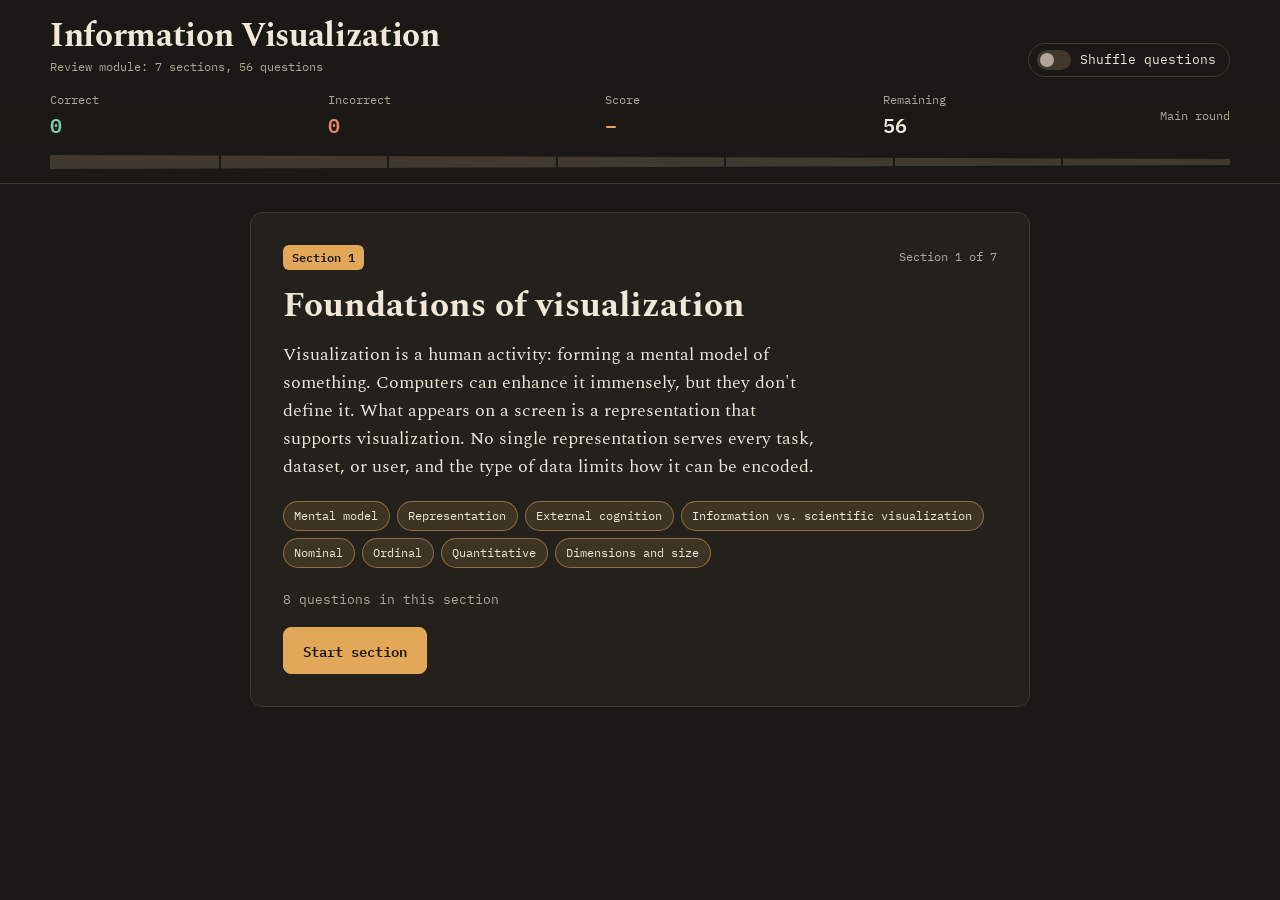
<file: study-guide/index.html>
<!DOCTYPE html>
<html lang="en">
<head>
<meta charset="utf-8">
<meta name="viewport" content="width=device-width, initial-scale=1">
<title>Information Visualization: Review Module</title>
<link rel="preconnect" href="https://fonts.googleapis.com">
<link rel="preconnect" href="https://fonts.gstatic.com" crossorigin>
<link href="https://fonts.googleapis.com/css2?family=Spectral:ital,wght@0,400;0,600;0,700;1,400&family=IBM+Plex+Mono:wght@400;500;600&display=swap" rel="stylesheet">
<style>
:root{
  --bg:#1B1915; --surface:#24211C; --raised:#2E2A23; --line:#3F392F;
  --text:#EFE8DB; --muted:#AFA697; --accent:#E3A857; --accent-soft:rgba(227,168,87,.14); --on-accent:#1B1915;
  --ok:#7CCBA2; --ok-bg:rgba(124,203,162,.12); --bad:#F08372; --bad-bg:rgba(240,131,114,.12);
  --serif:'Spectral',Georgia,'Times New Roman',serif;
  --mono:'IBM Plex Mono',ui-monospace,SFMono-Regular,Menlo,Consolas,monospace;
  --r:12px;
}
*,*::before,*::after{box-sizing:border-box}
html{color-scheme:dark}
body{margin:0;background:var(--bg);color:var(--text);font-family:var(--serif);font-size:1.0625rem;line-height:1.6;-webkit-font-smoothing:antialiased}
.sr-only{position:absolute;width:1px;height:1px;padding:0;margin:-1px;overflow:hidden;clip:rect(0,0,0,0);white-space:nowrap;border:0}
.skip{position:absolute;left:1rem;top:-3rem;background:var(--accent);color:var(--on-accent);padding:.5rem 1rem;border-radius:8px;font-family:var(--mono);z-index:10}
.skip:focus{top:1rem}
[tabindex="-1"]{scroll-margin-top:1rem}
@media (min-width:760px){[tabindex="-1"]{scroll-margin-top:13rem}}
:focus-visible{outline:3px solid var(--accent);outline-offset:3px;border-radius:6px}

/* Header */
.topbar{background:linear-gradient(var(--bg),rgba(27,25,21,.94));border-bottom:1px solid var(--line);padding:1.1rem 1.25rem .9rem;z-index:5}
@media (min-width:760px){.topbar{position:sticky;top:0;backdrop-filter:blur(6px)}}
.topbar-inner{max-width:1180px;margin:0 auto;display:grid;gap:.85rem}
.title-row{display:flex;flex-wrap:wrap;align-items:flex-end;justify-content:space-between;gap:1rem}
h1{font-size:clamp(1.5rem,2.6vw,2.1rem);font-weight:700;line-height:1.1;margin:0;letter-spacing:-.01em}
.subtitle{margin:.2rem 0 0;font-family:var(--mono);font-size:.78rem;color:var(--muted)}
.switch{display:inline-flex;align-items:center;gap:.6rem;background:none;border:1px solid var(--line);color:var(--text);border-radius:999px;padding:.4rem .8rem .4rem .5rem;font-family:var(--mono);font-size:.8rem;cursor:pointer}
.switch:hover{border-color:var(--muted)}
.switch .track{width:34px;height:20px;border-radius:999px;background:var(--line);position:relative;transition:background .2s}
.switch .track::after{content:"";position:absolute;top:3px;left:3px;width:14px;height:14px;border-radius:50%;background:var(--muted);transition:transform .2s,background .2s}
.switch[aria-checked="true"] .track{background:var(--accent)}
.switch[aria-checked="true"] .track::after{transform:translateX(14px);background:var(--on-accent)}
.dash{display:grid;grid-template-columns:repeat(4,minmax(0,1fr)) auto;gap:.5rem 1.25rem;align-items:end;margin:0}
.dash div{min-width:0}
.dash dt{font-family:var(--mono);font-size:.72rem;color:var(--muted)}
.dash dd{margin:0;font-family:var(--mono);font-size:1.25rem;font-weight:600;font-variant-numeric:tabular-nums}
.dash .d-ok dd{color:var(--ok)} .dash .d-bad dd{color:var(--bad)} .dash .d-score dd{color:var(--accent)}
.round-label{font-family:var(--mono);font-size:.72rem;color:var(--muted);text-align:right;align-self:center}
.progress{position:relative;height:14px}
.progress .track{position:absolute;inset:0;background:var(--line);clip-path:polygon(0 0,100% 28%,100% 72%,0 100%)}
.progress .fill{position:absolute;inset:0 auto 0 0;width:0;background:var(--accent);clip-path:inherit;transition:width .6s cubic-bezier(.3,.8,.3,1)}
.progress .ticks{position:absolute;inset:0;pointer-events:none}
.progress .tick{position:absolute;top:-3px;bottom:-3px;width:2px;background:var(--bg)}
@media (max-width:620px){.dash{grid-template-columns:repeat(4,minmax(0,1fr))}.round-label{grid-column:1/-1;text-align:left}.dash dd{font-size:1.05rem}}

/* Layout */
.layout{max-width:1180px;margin:0 auto;padding:1.75rem 1.25rem 4rem;display:grid;grid-template-columns:minmax(0,1fr);gap:2rem;justify-items:center}
.layout.has-deficits{grid-template-columns:minmax(0,1fr) 290px;align-items:start;justify-items:stretch}
.layout.has-deficits #stage{justify-self:center}
#stage{width:100%;max-width:780px}
@media (max-width:900px){.layout.has-deficits{grid-template-columns:minmax(0,1fr)}}

/* Cards */
.card{background:var(--surface);border:1px solid var(--line);border-radius:var(--r);padding:clamp(1.25rem,3vw,2rem);animation:rise .5s cubic-bezier(.2,.75,.25,1) both}
@keyframes rise{from{opacity:0;transform:translateY(22px)}to{opacity:1;transform:none}}
.meta{display:flex;flex-wrap:wrap;gap:.5rem;align-items:center;margin-bottom:1rem}
.badge{font-family:var(--mono);font-size:.74rem;font-weight:600;background:var(--accent);color:var(--on-accent);padding:.18rem .55rem;border-radius:6px}
.topic{font-family:var(--mono);font-size:.76rem;color:var(--accent);border:1px solid rgba(227,168,87,.45);padding:.15rem .55rem;border-radius:6px}
.qtype{font-family:var(--mono);font-size:.74rem;color:var(--muted);margin-left:auto}
.qnum{font-family:var(--mono);font-size:.8rem;font-weight:500;color:var(--muted);margin:0 0 .35rem}
.qnum:focus{outline:none}
.prompt{font-size:1.28rem;line-height:1.45;font-weight:600;margin:0 0 1.1rem;padding:0;max-width:62ch}
fieldset{border:0;margin:0;padding:0;min-width:0}

/* Context box */
.ctx{margin:0 0 1.25rem;background:var(--raised);border:1px solid var(--line);border-left:4px solid var(--accent);border-radius:8px;padding:.9rem 1rem;overflow-x:auto}
.ctx figcaption{font-family:var(--mono);font-size:.72rem;color:var(--muted);margin-bottom:.5rem}
.ctx p{margin:.25rem 0;font-size:.98rem}
.ctx table{border-collapse:collapse;font-family:var(--mono);font-size:.82rem;min-width:100%}
.ctx th,.ctx td{border:1px solid var(--line);padding:.32rem .6rem;text-align:left;font-variant-numeric:tabular-nums}
.ctx th{color:var(--accent);font-weight:500;background:rgba(0,0,0,.15)}
.ctx td.num{text-align:right}
.ctx code,.ctx .mono{font-family:var(--mono);font-size:.86rem}
.ctx svg{display:block;max-width:100%;height:auto;color:var(--text)}
.ctx dl{margin:0;display:grid;grid-template-columns:max-content 1fr;gap:.25rem .9rem;font-size:.95rem}
.ctx dt{font-family:var(--mono);font-size:.82rem;color:var(--accent)}
.ctx dd{margin:0}
.magic{border-collapse:collapse;font-family:var(--mono);font-size:1.1rem;min-width:0!important;margin:.4rem 0}
.magic td{width:2.4rem;height:2.4rem;text-align:center!important;border:2px solid var(--muted)!important}

/* Options */
.opts{display:grid;gap:.6rem}
.opt{display:flex;gap:.8rem;align-items:flex-start;border:1px solid var(--line);background:var(--bg);border-radius:10px;padding:.8rem 1rem;cursor:pointer;transition:border-color .15s,background .15s}
.opt:hover{border-color:var(--muted)}
.opt:has(input:checked){border-color:var(--accent);background:var(--accent-soft)}
.opt:has(input:focus-visible){outline:3px solid var(--accent);outline-offset:2px}
.opt input{accent-color:var(--accent);width:1.15rem;height:1.15rem;margin:.3rem 0 0;flex:none}
.opt input:focus-visible{outline:none}
.opt-text{flex:1}
.opt .tag{font-family:var(--mono);font-size:.72rem;font-weight:600;padding:.1rem .45rem;border-radius:5px;align-self:center;white-space:nowrap}
.locked .opt{cursor:default}
.locked .opt:hover{border-color:var(--line)}
.locked .opt[data-state="correct"]{border-color:var(--ok);background:var(--ok-bg)}
.locked .opt[data-state="correct"] .tag{background:var(--ok);color:var(--on-accent)}
.locked .opt[data-state="missed"]{border-color:var(--ok);border-style:dashed;background:var(--ok-bg)}
.locked .opt[data-state="missed"] .tag{border:1px solid var(--ok);color:var(--ok)}
.locked .opt[data-state="wrong"]{border-color:var(--bad);background:var(--bad-bg)}
.locked .opt[data-state="wrong"] .tag{background:var(--bad);color:var(--on-accent)}
.locked .opt[data-state="dim"]{opacity:.55}
@media (max-width:520px){.opt{flex-wrap:wrap}.opt-text{flex:1 1 calc(100% - 2.2rem)}.opt .tag{margin-left:1.95rem}}
.hint{font-family:var(--mono);font-size:.76rem;color:var(--muted);margin:.7rem 0 0}
.actions{margin-top:1.25rem;display:flex;gap:.75rem;flex-wrap:wrap}

/* Buttons */
.btn{font-family:var(--mono);font-size:.88rem;font-weight:600;border-radius:8px;padding:.7rem 1.2rem;cursor:pointer;border:1px solid var(--line);background:var(--raised);color:var(--text)}
.btn:hover{border-color:var(--muted)}
.btn.primary{background:var(--accent);border-color:var(--accent);color:var(--on-accent)}
.btn.primary:hover{filter:brightness(1.08)}
.btn:disabled{opacity:.45;cursor:not-allowed;filter:none}

/* Feedback */
.feedback{margin-top:1.5rem;border-radius:10px;padding:1.1rem 1.2rem;border:1px solid}
.feedback:focus{outline:none}
.feedback.ok{border-color:var(--ok);background:var(--ok-bg)}
.feedback.bad{border-color:var(--bad);background:var(--bad-bg)}
.feedback h3{margin:0 0 .5rem;font-size:1.15rem;display:flex;gap:.5rem;align-items:center}
.feedback.ok h3{color:var(--ok)} .feedback.bad h3{color:var(--bad)}
.feedback h4{font-family:var(--mono);font-size:.76rem;font-weight:600;color:var(--muted);margin:.9rem 0 .3rem}
.feedback p{margin:.2rem 0}
.feedback ul{margin:.2rem 0;padding-left:1.15rem}
.feedback li{margin:.3rem 0}
.answer-line{font-size:.98rem}
.answer-line b{color:var(--ok)}

/* Intro */
.intro .eyebrow-n{font-family:var(--mono);font-size:.8rem;color:var(--muted);margin:0 0 .4rem}
.intro h2{font-size:clamp(1.6rem,3vw,2.2rem);line-height:1.15;margin:0 0 .9rem}
.intro h2:focus{outline:none}
.intro p.lede{font-size:1.1rem;max-width:60ch;margin:0 0 1.2rem}
.chips{list-style:none;margin:0 0 1.4rem;padding:0;display:flex;flex-wrap:wrap;gap:.45rem}
.chips li{font-family:var(--mono);font-size:.78rem;border:1px solid rgba(227,168,87,.5);color:var(--text);background:var(--accent-soft);padding:.25rem .65rem;border-radius:999px}
.intro .count{font-family:var(--mono);font-size:.8rem;color:var(--muted);margin:0 0 1rem}

/* Deficiency panel */
.deficits{background:var(--surface);border:1px solid var(--line);border-top:3px solid var(--bad);border-radius:var(--r);padding:1.1rem 1.15rem;position:sticky;top:12.5rem;width:100%;max-height:calc(100vh - 14rem);overflow:auto;animation:rise .4s ease both}
@media (max-width:900px){.deficits{position:static}}
.deficits h2{font-size:1.1rem;margin:0 0 .2rem}
.deficits p{font-family:var(--mono);font-size:.72rem;color:var(--muted);margin:0 0 .8rem}
.deficits ol{list-style:none;margin:0;padding:0;display:grid;gap:.7rem}
.def-row{display:grid;grid-template-columns:1fr auto;gap:.15rem .5rem;font-size:.92rem;line-height:1.3}
.def-row .sec{grid-column:1;font-family:var(--mono);font-size:.68rem;color:var(--muted)}
.def-row .n{grid-row:1/3;grid-column:2;align-self:center;font-family:var(--mono);font-weight:600;color:var(--bad);font-size:.9rem}
.def-row .bar{grid-column:1/-1;height:4px;background:var(--line);border-radius:2px;overflow:hidden}
.def-row .bar span{display:block;height:100%;background:var(--bad);transition:width .4s}

/* Summary */
.summary h2{font-size:clamp(1.6rem,3vw,2.2rem);margin:0 0 .3rem}
.summary h2:focus{outline:none}
.bigscore{font-family:var(--mono);font-size:clamp(3rem,9vw,5rem);font-weight:600;color:var(--accent);line-height:1;margin:.6rem 0 .3rem;font-variant-numeric:tabular-nums}
.summary h3{font-size:1.2rem;margin:2rem 0 .8rem;padding-top:1.2rem;border-top:1px solid var(--line)}
.secbars{list-style:none;margin:0;padding:0;display:grid;gap:.8rem}
.secbar{display:grid;grid-template-columns:minmax(0,1fr) auto;gap:.3rem .8rem;font-size:.95rem}
.secbar .frac{font-family:var(--mono);font-size:.85rem;color:var(--muted);font-variant-numeric:tabular-nums}
.secbar .bar{grid-column:1/-1;height:10px;background:var(--line);border-radius:5px;overflow:hidden}
.secbar .bar span{display:block;height:100%;background:var(--accent);border-radius:5px;transition:width .8s cubic-bezier(.3,.8,.3,1)}
.secbar.full .bar span{background:var(--ok)}
.missed{list-style:none;margin:0;padding:0;display:grid;gap:1rem}
.missed li{background:var(--bg);border:1px solid var(--line);border-left:4px solid var(--bad);border-radius:8px;padding:.95rem 1.05rem}
.missed .mq{font-weight:600;margin:.45rem 0 .5rem}
.missed dl{display:grid;grid-template-columns:max-content 1fr;gap:.3rem .9rem;margin:0;font-size:.95rem}
.missed dt{font-family:var(--mono);font-size:.74rem;color:var(--muted);padding-top:.2rem}
.missed dd{margin:0}
.missed dd.yours{color:var(--bad)} .missed dd.right{color:var(--ok)}
.empty-note{color:var(--muted)}

@media (prefers-reduced-motion:reduce){
  *,*::before,*::after{animation:none!important;transition:none!important}
}
</style>
</head>
<body>
<a class="skip" href="#stage">Skip to question</a>
<header class="topbar">
  <div class="topbar-inner">
    <div class="title-row">
      <div>
        <h1>Information Visualization</h1>
        <p class="subtitle">Review module: 7 sections, 56 questions</p>
      </div>
      <button type="button" class="switch" id="shuffleBtn" role="switch" aria-checked="false">
        <span class="track" aria-hidden="true"></span>Shuffle questions
      </button>
    </div>
    <dl class="dash" aria-label="Progress dashboard">
      <div class="d-ok"><dt>Correct</dt><dd id="dCorrect">0</dd></div>
      <div class="d-bad"><dt>Incorrect</dt><dd id="dIncorrect">0</dd></div>
      <div class="d-score"><dt>Score</dt><dd id="dScore">–</dd></div>
      <div><dt>Remaining</dt><dd id="dRemaining">56</dd></div>
      <p class="round-label" id="roundLabel">Main round</p>
    </dl>
    <div class="progress" role="progressbar" id="progress" aria-label="Questions answered" aria-valuemin="0" aria-valuemax="56" aria-valuenow="0">
      <div class="track"></div><div class="fill" id="progressFill"></div><div class="ticks" id="ticks" aria-hidden="true"></div>
    </div>
  </div>
</header>
<main class="layout" id="layout">
  <div id="stage" tabindex="-1"></div>
  <aside class="deficits" id="deficits" aria-labelledby="defH" hidden>
    <h2 id="defH">Topics to review</h2>
    <p>Misses this session, updated live</p>
    <ol id="defList" aria-live="polite"></ol>
  </aside>
</main>
<div class="sr-only" role="status" aria-live="polite" id="announce"></div>
<script>
const SECTIONS = [
 {id:1, name:"Foundations of visualization",
  intro:"Visualization is a human activity: forming a mental model of something. Computers can enhance it immensely, but they don't define it. What appears on a screen is a representation that supports visualization. No single representation serves every task, dataset, or user, and the type of data limits how it can be encoded.",
  terms:["Mental model","Representation","External cognition","Information vs. scientific visualization","Nominal","Ordinal","Quantitative","Dimensions and size"]},
 {id:2, name:"Visual structures",
  intro:"Every visualization is built from a spatial substrate, marks positioned on it, the graphical (retinal) properties of those marks, and optionally temporal encoding. Some properties are read far more accurately than others, and some can't convey order or quantity at all.",
  terms:["Spatial substrate","Composition","Alignment","Folding","Recursion","Overloading","Marks","Retinal properties","Bertin's guidance","Cleveland & McGill","Dependent variable","Temporal encoding"]},
 {id:3, name:"Perception",
  intro:"The visual system processes some features without focused attention: fast, in parallel, in under about 250 ms. Gestalt principles describe how we group what we see. Designers can exploit both, and must also guard against our blindness to change.",
  terms:["Pre-attentive processing","Parallel","Interference","Emergent features","Proximity","Similarity","Closure","Continuity","Symmetry","Change blindness"]},
 {id:4, name:"Graphical integrity",
  intro:"A chart can be grammatically correct and still deceive. A visualization mirage is a message that a cursory reading suggests but the data doesn't support, and it can arise at any stage, from curation to rendering. Tufte's principles describe the opposite goal: telling the truth about the data with clarity, precision, and efficiency.",
  terms:["Visualization mirage","Aggregation","Overplotting","Axis domain","Transparency test","Change-order test","Repeated resampling","Graphical excellence","Data-ink ratio","Chartjunk","Small multiples","Multifunctioning elements"]},
 {id:5, name:"Design issues",
  intro:"Choosing a car from a table models a common task: selecting one object from many by its attributes. Goals start fuzzy and sharpen as the user explores. Bargrams, brushing, focusing, filtering, suppression, and sensitivity cues help the user build a mental model along the way.",
  terms:["Fuzzy goals","Derived data","Bargram","Overview","Detail","Brushing","Focusing","Filtering","Suppression","Sensitivity","Representation","Presentation","Interaction"]},
 {id:6, name:"Multidimensional data",
  intro:"Once data has more dimensions than space does, there's no spare axis to map them to. Techniques aggregate, link separate displays, repeat plots in a matrix, compute relevance, or turn each object into a glyph or a polyline. Each choice trades object visibility against attribute visibility.",
  terms:["Aggregation","Mosaic display","Simpson's paradox","Comet chart","Linked histograms","Scatterplot matrix","Scagnostics","Star plot","Parallel coordinates","Relevance","Spiral pixels"]},
 {id:7, name:"Non-quantitative data",
  intro:"Nominal and ordered data break many quantitative techniques, and some can mislead. Multidimensional icons, size, color, patterns, and even sound can encode it. Color needs particular care: a limited number of categories, tricky ordering, brightness, and color-vision differences.",
  terms:["Nominal","Ordered","Multidimensional icons","Chernoff faces","StarCursor","InfoCanvas","Selective magnification","HSL","Color schemes","Intrinsic brightness","Two-tone coloring","Sound"]}
];

const TF = (truth, nTrue, nFalse) => [
  {t:"True", c:truth===true, n:nTrue},
  {t:"False", c:truth===false, n:nFalse}
];

const Q = [
/* ---------- Section 1 ---------- */
{s:1, topic:"Defining visualization", type:"mc",
 prompt:"Which statement best captures the definition of visualization used in this course?",
 opts:[
  {t:"The activity of forming a mental model of something", c:true},
  {t:"The process of rendering data as a chart on a display", n:"Rendering produces a representation. The display supports visualization, but the visualization itself happens in the viewer's mind."},
  {t:"Any graphic that encodes numbers with position or color", n:"Encodings are tools for building a representation. The definition centers on the human activity, not on the graphic."},
  {t:"Applying statistical summaries to data before plotting it", n:"Derived data such as medians can help, but summarizing data isn't what visualization means."}],
 why:"Spence defines visualization as the activity of forming a mental model of something. It's a cognitive act, which is why Spence calls the images on screen representations: they exist to support that act. Bertin frames it the same way, as finding the artificial memory that best supports our natural means of perception."},

{s:1, topic:"Visualization and computers", type:"tf",
 prompt:"True or false: without a computer, an activity cannot count as information visualization.",
 opts:TF(false,"Interaction often improves visualization, which can make computers seem essential. But the historical examples show the activity predates them.",""),
 why:"False. Visualization is independent of computers. Nightingale's rose diagram, Minard's map of Napoleon's march, Snow's cholera map, and Beck's Tube map all predate computing. Computation and interaction can enhance visualization immensely, but they aren't part of the definition."},

{s:1, topic:"Why representation matters", type:"sa",
 ctx:`<p><b>Summing game:</b> two players take turns picking from the numbers 1–9. The first player to hold three numbers that add up to 15 wins.</p>
<p>The same game, laid out as a grid where every row, column, and diagonal sums to 15:</p>
<table class="magic" aria-label="Magic square: row 1: 8, 1, 6. Row 2: 3, 5, 7. Row 3: 4, 9, 2."><tbody><tr><td>8</td><td>1</td><td>6</td></tr><tr><td>3</td><td>5</td><td>7</td></tr><tr><td>4</td><td>9</td><td>2</td></tr></tbody></table>`,
 prompt:"The summing game is tic-tac-toe in disguise. Which reasons explain why tic-tac-toe is easier to play? Select all that apply.",
 opts:[
  {t:"The grid gives the game a graphical representation", c:true},
  {t:"Players can write down, and see, the current state of the game", c:true},
  {t:"Previous experience: its rules for winning and not losing are simple", c:true},
  {t:"Tic-tac-toe has fewer winning combinations than the summing game", n:"The games are equivalent. The eight triples that sum to 15 map exactly onto the eight lines of the grid."}],
 why:"The lecture gives three reasons: graphics, interactivity (the state of the game is externalized where you can see it), and previous experience. The underlying problem is identical; only its representation changed. That's the core argument for visualization: a good representation can make a solution transparent."},

{s:1, topic:"Information vs. scientific visualization", type:"mc",
 prompt:"Which dataset is the clearest fit for information visualization rather than scientific visualization?",
 opts:[
  {t:"Records of financial transactions between bank accounts", c:true},
  {t:"A CAD model of a manufactured machine part", n:"CAD data has a well-defined geometry, which places it in scientific visualization."},
  {t:"Elevation measurements across a mountain range", n:"Geospatial data has a physical shape, which places it on the scientific side."},
  {t:"An engineering diagram of a bridge's structure", n:"Engineering diagrams describe physical geometry, so they belong to scientific visualization."}],
 why:"Information visualization handles abstract data with no physical shape: text, statistical, financial, and Internet information. Scientific visualization handles data with a well-defined geometry, such as geospatial data and engineering diagrams. The two overlap considerably along a continuum, with CAD at the scientific end."},

{s:1, topic:"Data types", type:"mc",
 ctx:`<svg viewBox="0 0 260 60" role="img" aria-label="Four marks of equal size: a circle, a square, a triangle, and a star."><g fill="currentColor"><circle cx="30" cy="30" r="17"/><rect x="83" y="13" width="34" height="34"/><polygon points="160,12 180,47 140,47"/><polygon points="230,10 235.9,23.9 251,25.4 239.6,35.3 242.9,50.1 230,42.4 217.1,50.1 220.4,35.3 209,25.4 224.1,23.9"/></g></svg>`,
 prompt:"Shape variation alone (circle, square, triangle, star) is appropriate for presenting which type of data?",
 opts:[
  {t:"Nominal (categorical) data", c:true},
  {t:"Ordinal data", n:"Shapes have no inherent order. A viewer can't tell whether a star ranks above a triangle."},
  {t:"Quantitative data", n:"Shapes carry no magnitude or interval, so arithmetic relationships can't be read from them."},
  {t:"Any type, as long as a legend is supplied", n:"A legend lets viewers decode the marks, but it doesn't make shapes perceived as ordered or proportional."}],
 why:"Nominal data (Chrysler, horse, cow) only needs categories that look different from one another. Shape distinguishes categories but implies no order and no quantity. This matches Bertin's guidance, where shape supports association only."},

{s:1, topic:"Data dimensions and size", type:"mc",
 ctx:`<table><thead><tr><th>Name</th><th>Income</th><th>Tax</th><th>Population</th></tr></thead><tbody>
<tr><td>Russia</td><td class="num">29</td><td class="num">6</td><td class="num">14</td></tr>
<tr><td>Turkey</td><td class="num">24</td><td class="num">7</td><td class="num">6</td></tr>
<tr><td>Britain</td><td class="num">14</td><td class="num">28</td><td class="num">2</td></tr></tbody></table>`,
 prompt:"How would you describe this dataset in terms of dimensions and size?",
 opts:[
  {t:"Four dimensions; size of three", c:true},
  {t:"Three dimensions; size of four", n:"This swaps the two. Columns (variables) are dimensions; rows determine the size."},
  {t:"Three dimensions; size of three", n:"Name is a dimension too: a nominal one. Excluding it undercounts the columns."},
  {t:"Twelve dimensions; size of one", n:"Each cell is a value, not a dimension. Dimensions are the columns."}],
 why:"Each column is a dimension (also called a variable or property): Name, Income, Tax, and Population, so four. The size of the data is the number of rows, three. Dimensionality drives design difficulty; size drives choices like aggregation."},

{s:1, topic:"External cognition", type:"tf",
 prompt:"True or false: visualization can amplify cognition by serving as external memory, increasing the memory capacity and processing power available to the viewer.",
 opts:TF(true,"","External cognition is one of the main ways visualization helps. Visual logic gates, multiplication on paper, and the mutilated chessboard all show it."),
 why:"True. Visualization amplifies cognition through cognitive maps (think of planning a subway trip) and through external cognition, which increases effective memory capacity and processing power. The mutilated chessboard shows this: colored squares make the impossibility of a complete cover obvious, while the same logic told as a story about marriages is hard to see."},

{s:1, topic:"Representation vs. visualization", type:"mc",
 ctx:`<p>A city map with color coding superimposed to show the percentage of houses that are home to children. A menu lets the user switch to another attribute, such as monthly income per person.</p>`,
 prompt:"Spence argues that the colored map itself should not be called a visualization. What term does he prefer for it?",
 opts:[
  {t:"A representation", c:true},
  {t:"A mental model", n:"The mental model is what forms in the user's mind. The map supports it but isn't it."},
  {t:"A presentation", n:"Presentation concerns selecting and laying out what's shown. Spence's point is about what the image is relative to the mind."},
  {t:"A visual analytics system", n:"Visual analytics combines automated analysis with interactive visualization, as in WireVis or CoCo. It isn't a term for a single image."}],
 why:"Because visualization means forming a mental model, the image on screen isn't a visualization. It's a representation, whose reason for existing is to support visualization in the user's mind. The interface that provides it is a visualization tool."},

/* ---------- Section 2 ---------- */
{s:2, topic:"Spatial substrate", type:"mc",
 prompt:"A designer repeats an axis at a different position in space so that a second chart lines up with the first. Which spatial substrate technique is this?",
 opts:[
  {t:"Alignment", c:true},
  {t:"Composition", n:"Composition places axes orthogonally to form a 2D or 3D space."},
  {t:"Folding", n:"Folding continues an axis in a parallel dimension."},
  {t:"Overloading", n:"Overloading reuses space so that, for example, each surface corresponds to a single point in a second set of axes."}],
 why:"Alignment is the repetition of an axis at a different position in space. The lecture lists five ways to increase use of space: composition (orthogonal axes), alignment (a repeated axis), folding (an axis continued in a parallel dimension), recursion (repeated subdivision of space), and overloading (reusing the same space)."},

{s:2, topic:"Marks", type:"sa",
 prompt:"Which of the following are marks? Select all that apply.",
 opts:[
  {t:"Point", c:true},
  {t:"Line", c:true},
  {t:"Area", c:true},
  {t:"Volume", c:true},
  {t:"Color", n:"Color is a graphical property of a mark, not a mark."},
  {t:"Axis", n:"Axes belong to the spatial substrate, the space on which marks are positioned."}],
 why:"Marks are things that occur in space and are positioned on the spatial substrate: a point (almost 0D), a line (almost 1D), an area, and a volume. Color, length, size, and similar qualities are graphical properties applied to marks."},

{s:2, topic:"Bertin's guidance", type:"sa",
 ctx:`<p>Bertin's four tasks for marks:</p><dl><dt>Association</dt><dd>Marks can be perceived as similar</dd><dt>Selection</dt><dd>Marks are perceived as different, forming families</dd><dt>Order</dt><dd>Marks are perceived as ordered</dd><dt>Quantity</dt><dd>Marks are perceived as proportional to each other</dd></dl>`,
 prompt:"According to Bertin's guidance, which retinal variables let marks be perceived as ordered? Select all that apply.",
 opts:[
  {t:"Size", c:true},
  {t:"Value (light to dark)", c:true},
  {t:"Texture", c:true},
  {t:"Colour (hue)", n:"Bertin rates colour for association and selection only. Hues have no natural sequence."},
  {t:"Orientation", n:"Orientation supports association only."},
  {t:"Shape", n:"Shape supports association only."}],
 why:"Bertin's table: size supports selection, order, and quantity. Value supports selection and order. Texture supports association, selection, and order. Colour supports association and selection. Orientation and shape support association only. Spence notes this guidance is intuitively reasonable but depends heavily on context."},

{s:2, topic:"Bertin's guidance", type:"mc",
 prompt:"Which retinal variable is the only one Bertin rates as supporting quantity, so that marks are perceived as proportional to each other?",
 opts:[
  {t:"Size", c:true},
  {t:"Value", n:"Value conveys order (lighter vs. darker) but not proportion."},
  {t:"Texture", n:"Texture supports association, selection, and order, but not quantity."},
  {t:"Colour", n:"Colour supports association and selection only."}],
 why:"In Bertin's table, size is the only retinal variable with a mark in the quantity column. A bar twice as tall can be read as twice the value; a mark twice as dark can't."},

{s:2, topic:"Cleveland & McGill ranking", type:"mc",
 prompt:"Cleveland and McGill ranked encodings by how accurately people judge quantities. Which order runs from most to least accurate?",
 opts:[
  {t:"Position, length, angle/slope, area, volume, colour density", c:true},
  {t:"Length, position, area, angle/slope, colour density, volume", n:"Position on a common scale beats length, and colour density is the least accurate of all."},
  {t:"Position, area, length, volume, angle/slope, colour density", n:"Area and volume rank below length and angle. Judging 2D and 3D extent is error-prone."},
  {t:"Colour density, position, length, angle/slope, area, volume", n:"This inverts the bottom of the scale. Colour density is the least accurate encoding."}],
 why:"Position is most accurate, followed by length, angle/slope, area, volume, and finally colour density. Spence advises applying the ranking with judgment: colour works well for height on maps because of familiarity, and Nightingale used area effectively."},

{s:2, topic:"Choosing axes", type:"mc",
 ctx:`<table><thead><tr><th>Dependent (D)</th><th>Independent (I)</th></tr></thead><tbody><tr><td>Sales</td><td>Season</td></tr><tr><td>Tax revenue</td><td>City</td></tr></tbody></table>`,
 prompt:"Which visual structure should display the dependent variable?",
 opts:[
  {t:"The y-axis", c:true},
  {t:"The x-axis", n:"The x-axis is for the independent variable, the one the dependent variable changes relative to."},
  {t:"The size of each mark", n:"Mark properties are used to differentiate additional independent variables."},
  {t:"The color of each mark", n:"Color is likewise used for additional independent variables, not the dependent one."}],
 why:"The dependent variable changes relative to the independent one, so it goes on the y-axis and the independent variable goes on the x-axis. Sales depends on season; tax revenue depends on city."},

{s:2, topic:"Choosing axes", type:"tf",
 prompt:"True or false: when there is more than one independent variable, the most important one is assigned to the x-axis and the others are differentiated by a graphical property of the mark.",
 opts:TF(true,"","This is the recommended approach. Only one independent variable can own the x-axis; the rest need another encoding."),
 why:"True. The most important independent variable goes on the x-axis. Any others are differentiated by graphical properties of the marks, such as color or shape."},

{s:2, topic:"Temporal encoding", type:"tf",
 prompt:"True or false: animation should only encode time-based data; using it for anything else misleads viewers.",
 opts:TF(false,"Encoding time is one use of animation, but not the only legitimate one.",""),
 why:"False. Temporal encoding can encode time, encode non-temporal data, or simply help viewers read the visualization better with no data encoded at all. Because of change blindness, animated changes may need smooth transitions."},

/* ---------- Section 3 ---------- */
{s:3, topic:"Pre-attentive processing", type:"mc",
 prompt:"Which description fits pre-attentive processing?",
 opts:[
  {t:"Fast (under about 250 ms), in parallel, without focused attention", c:true},
  {t:"Slow and serial, requiring the viewer to fixate on each item", n:"That describes attentive search, the opposite of pre-attentive processing."},
  {t:"Fast, but possible only after the viewer has learned a legend", n:"Pre-attentive processing is a property of the visual system and doesn't depend on learned codes."},
  {t:"Possible only for marks rendered in 3D perspective", n:"3D features can improve early detection, but pre-attentive processing isn't limited to 3D."}],
 why:"The visual system can process some types of visual information without focusing attention, in parallel, in under about 250 ms, almost as fast as an eye movement. Design should take advantage of this so important information stands out."},

{s:3, topic:"Pre-attentive limits", type:"mc",
 ctx:`<p>A display contains many marks that vary in color and in shape. The viewer must judge, at a glance, whether a particular target is present.</p>`,
 prompt:"Which of these CANNOT be determined pre-attentively?",
 opts:[
  {t:"Whether a mark with a certain color and a certain shape exists", c:true},
  {t:"Whether a mark with a certain color exists", n:"A unique color pops out, so this can be judged pre-attentively."},
  {t:"Whether a mark with a certain shape exists", n:"A unique shape among other shapes can be detected pre-attentively."},
  {t:"Where the boundary between two differently colored regions is", n:"Determining region boundaries is one of the tasks pre-attentive processing supports."}],
 why:"A single distinct feature, such as color or shape, can pop out. A combination of two features can't, because the other marks share each feature individually. This is the interference among graphical properties that the lecture warns about: it forces a slower, attentive search."},

{s:3, topic:"Pre-attentive processing", type:"sa",
 prompt:"Designs can exploit pre-attentive processing to support which tasks? Select all that apply.",
 opts:[
  {t:"Finding important information, if it's present", c:true},
  {t:"Determining the boundaries of regions", c:true},
  {t:"Counting and estimation", c:true},
  {t:"Reading the exact value in a spreadsheet cell", n:"Reading a precise number takes focused attention. Lecture 5 even asks whether quantitative information in a spreadsheet can be processed pre-attentively at all."}],
 why:"The lecture lists three uses: finding important information if present, determining region boundaries, and counting or estimation. All three rely on parallel detection of visual features rather than reading symbols."},

{s:3, topic:"Gestalt principles", type:"mc",
 ctx:`<svg viewBox="0 0 360 90" role="img" aria-label="Twelve identical dots arranged as three tight clusters of four, with wide gaps between the clusters."><g fill="currentColor"><circle cx="30" cy="35" r="8"/><circle cx="52" cy="35" r="8"/><circle cx="30" cy="57" r="8"/><circle cx="52" cy="57" r="8"/><circle cx="160" cy="35" r="8"/><circle cx="182" cy="35" r="8"/><circle cx="160" cy="57" r="8"/><circle cx="182" cy="57" r="8"/><circle cx="296" cy="35" r="8"/><circle cx="318" cy="35" r="8"/><circle cx="296" cy="57" r="8"/><circle cx="318" cy="57" r="8"/></g></svg>`,
 prompt:"Viewers see three groups of dots, even though all twelve dots are identical. Which Gestalt principle explains this?",
 opts:[
  {t:"Proximity", c:true},
  {t:"Similarity", n:"Every dot looks the same, so shared appearance can't separate the groups."},
  {t:"Closure", n:"Closure is perceiving an incomplete outline as a complete shape. No outline is involved here."},
  {t:"Symmetry", n:"The clusters are symmetric, but symmetry isn't what separates them into three."}],
 why:"Proximity: elements that are close together are perceived as a group. Spacing alone creates the three clusters. Designers use this to group related data without adding borders or labels."},

{s:3, topic:"Gestalt principles", type:"mc",
 ctx:`<svg viewBox="0 0 300 110" role="img" aria-label="A circle outline with a gap in it, and a square outline with gaps on two sides."><g fill="none" stroke="currentColor" stroke-width="5"><circle cx="70" cy="55" r="40" stroke-dasharray="210 41.3" transform="rotate(-60 70 55)"/><path d="M180 15 H230 M250 15 H260 V60 M260 80 V95 H180 V15"/></g></svg>`,
 prompt:"Viewers report seeing a complete circle and a complete square, even though both outlines have gaps. Which Gestalt principle explains this?",
 opts:[
  {t:"Closure", c:true},
  {t:"Continuity", n:"Continuity is following a smooth path through intersecting or interrupted lines. Here the mind fills gaps to complete a closed shape."},
  {t:"Proximity", n:"Proximity groups nearby separate elements; it doesn't explain filling in missing parts of an outline."},
  {t:"Similarity", n:"Similarity groups elements that look alike; there's only one of each shape here."}],
 why:"Closure: we perceive incomplete figures as complete, closed shapes. The visual system fills in the gaps."},

{s:3, topic:"Change blindness", type:"mc",
 ctx:`<p>An early altimeter used three hands: the smallest showed tens of thousands of feet, the middle one thousands, the largest hundreds. A pilot glances at it and sees a safe altitude. After talking to the co-pilot and air-traffic control, the pilot glances again, sees no change, and concludes all is well. In fact the aircraft has dropped almost 20,000 ft.</p>`,
 prompt:"What phenomenon does Spence identify as the cause of accidents like this?",
 opts:[
  {t:"Change blindness", c:true},
  {t:"Inattentional blindness", n:"The lecture lists both kinds of blindness, but Spence attributes this case to change blindness: the pilot looked both times and failed to notice what changed."},
  {t:"Pre-attentive pop-out", n:"Pop-out helps detection. The problem here is a failure to detect."},
  {t:"Gestalt closure", n:"Closure concerns completing shapes, not noticing changes between two views."}],
 why:"Change blindness: viewers often fail to notice a change between two views, even a large one. On the old altimeter, a 20,000 ft drop moved only the smallest hand. Since most uses of visualization tools involve noticing change, this matters well beyond cockpits."},

{s:3, topic:"Emergent features", type:"tf",
 prompt:"True or false: pre-attentive detection depends only on the features of individual marks. Features that emerge from a group of simpler shapes play no role.",
 opts:TF(false,"Emergent features, created by a group of simpler shapes, also matter for pre-attentive detection.",""),
 why:"False. Emergent features, those created by a group of simpler shapes, are also important. The lecture adds that 3D features can improve early detection, and that interference among graphical properties can reduce the effectiveness of the visual system."},

{s:3, topic:"Designing for perception", type:"mc",
 ctx:`<p>In a modern altimeter, a black area representing the plane sits inside a green "safe" region or a purple "danger" region. White numbers on the green background give approximate height. A black box holds precise digits, with the hundreds emphasized because pilots think in hundreds of feet.</p>`,
 prompt:"Within about 250 ms, a pilot can tell whether the aircraft is safe without reading any numbers. What design idea does this altimeter illustrate?",
 opts:[
  {t:"Layered information: status at a glance, approximate value next, precise value on demand", c:true},
  {t:"Showing one precise number as large as possible to prevent misreading", n:"For the safety judgment, numbers are deliberately secondary. The colored region carries it."},
  {t:"Removing numeric information entirely to avoid clutter", n:"Numbers remain, both approximate and precise. They're just not needed for the first judgment."},
  {t:"Animating the needle so that change blindness can't occur", n:"The design relies on a pre-attentive color region, not animated needles."}],
 why:"The safety question is answered pre-attentively by the position of the black area relative to the green and purple regions. Approximate height comes from the white numbers; precise height from the black box. The design also respects the user's convention by emphasizing hundreds of feet."},

/* ---------- Section 4 ---------- */
{s:4, topic:"Sources of mirages", type:"sa",
 prompt:"Which of the following can produce visualization mirages? Select all that apply.",
 opts:[
  {t:"Aggregating data points in a way that hides different underlying distributions", c:true},
  {t:"Showing missing values merged into an aggregate", c:true},
  {t:"The choice of an axis's domain", c:true},
  {t:"Data points drawn on top of each other", c:true},
  {t:"Lowering mark opacity to check for overplotting", n:"That's the transparency test, a way to detect mirages, not a cause of them."},
  {t:"Shuffling the data order and comparing the results", n:"That's the change-order test, also a detection method."}],
 why:"Mirages come from aggregation that hides different distributions (four datasets can share one average), missing data folded into aggregates (three missing months made Q4 sales look low), axis domain choices (a world-record chart can look flat or steep), and overdraw. Transparency, change-order, and repeated-resampling tests are how you surface them."},

{s:4, topic:"Defining mirages", type:"mc",
 prompt:"Which statement best defines a visualization mirage?",
 opts:[
  {t:"A message a cursory reading suggests but a deep dive into the data doesn't support", c:true},
  {t:"A chart that breaks visualization grammar, such as using the wrong mark type", n:"Mirages can be grammatically correct yet deceptive. The 100 m dash axis example is a valid chart."},
  {t:"An error introduced only when the chart is finally rendered on screen", n:"Mirages can occur at any stage of the visualization process, including curation and wrangling."},
  {t:"A chart created by a designer who intends to mislead", n:"Many mirages come from honest curation or wrangling errors. Intent isn't required."}],
 why:"A mirage is a message apparent through cursory examination that isn't supported by a deeper look at the data (McNutt, Kindlmann, and Correll, 2020). It can occur at any stage of the visualization process, from data curation through rendering."},

{s:4, topic:"Data curation errors", type:"mc",
 ctx:`<table><thead><tr><th>Category as entered</th><th>Records</th></tr></thead><tbody><tr><td>A</td><td class="num">8</td></tr><tr><td>a</td><td class="num">22</td></tr><tr><td>B</td><td class="num">15</td></tr></tbody></table><p>A bar chart compares the mean value of category A against category B. Its filter is case-sensitive and keeps only “A” and “B”.</p>`,
 prompt:"The chart shows B well above A. If the “a” records were merged into A, the difference would reverse. What kind of mirage is this?",
 opts:[
  {t:"A data curation error that silently drops the records entered as “a”", c:true},
  {t:"Overplotting, with bars drawn over one another in the same space", n:"Each category gets its own bar here. Nothing is drawn on top of anything else."},
  {t:"A misleading choice of y-axis domain", n:"The axis isn't the problem. The data feeding the chart is incomplete."},
  {t:"A Simpson's paradox mix effect across subgroups", n:"Mix effects come from shifting subgroup sizes. Here, records are simply split by inconsistent data entry."}],
 why:"Most A records were mistakenly entered as lowercase “a”, and the case-sensitive filter excluded them. The chart is drawn correctly from the data it receives; the data is wrong. That's a curation error, and it shows why mirages can arise long before rendering."},

{s:4, topic:"Testing for mirages", type:"mc",
 ctx:`<p>A bar chart shows monthly precipitation, with no aggregation set on the precipitation axis. When mark opacity is reduced, each month reveals several stacked layers of different heights.</p>`,
 prompt:"What did this transparency test reveal?",
 opts:[
  {t:"Many bars were overplotted, so only each month's maximum was visible", c:true},
  {t:"The y-axis did not start at zero", n:"Reducing opacity says nothing about the axis domain."},
  {t:"Several months were missing records", n:"The test targets marks drawn over one another, not missing records."},
  {t:"The bars were sorted into a misleading order", n:"Order effects are what the change-order test probes."}],
 why:"Without an aggregate, many bars occupy the same space and only the tallest is visible, so the chart seems to show maximum values. If a chart is free of overplotting, lowering opacity should produce a visually similar chart. A big change means overplotting."},

{s:4, topic:"Area and proportion", type:"mc",
 ctx:`<p>A value of 4 and a value of 8 are each encoded as a rectangle.</p>`,
 prompt:"Which encoding makes the rectangle for 4 NOT look like half of the rectangle for 8?",
 opts:[
  {t:"Scaling both width and height by the value", c:true},
  {t:"Scaling only the width by the value", n:"With one dimension fixed, area stays proportional to the value: 4 looks like half of 8."},
  {t:"Scaling only the height by the value", n:"Same as width: one scaled dimension keeps the area proportional."},
  {t:"All three distort the ratio equally", n:"Scaling one dimension is honest. Only scaling both distorts the ratio."}],
 why:"Scaling both dimensions multiplies area by the square of the ratio: 8 becomes four times the area of 4, not twice. Tufte's “How to exaggerate with graphs” example shows exactly this error: shrinking along both dimensions."},

{s:4, topic:"Tufte's principles", type:"mc",
 ctx:`<p>A bar chart has a gradient background, a bevelled 3D effect on every bar, and decorative clip art in the corner. None of these elements carry data.</p>`,
 prompt:"What is Tufte's term for these elements?",
 opts:[
  {t:"Chartjunk", c:true},
  {t:"Small multiples", n:"Small multiples are repeated simple charts placed close together, a principle Tufte recommends."},
  {t:"Multifunctioning graphical elements", n:"Those convey data and serve a design function at once. These elements convey nothing."},
  {t:"Emergent features", n:"Emergent features are a perception concept: features created by a group of simpler shapes."}],
 why:"Chartjunk is visual elements that don't convey important information and only distract the viewer. Removing it raises the data-ink ratio, which Tufte says to maximize: the greatest number of ideas in the shortest time with the least ink in the smallest space."},

{s:4, topic:"Tufte's principles", type:"tf",
 prompt:"True or false: Tufte's principle of multifunctioning graphical elements means each element should serve only one purpose, to avoid confusing the viewer.",
 opts:TF(false,"The principle says the opposite: one element should do more than one job.",""),
 why:"False. Multifunctioning graphical elements convey data and serve a design function, or show several pieces of data at once. Making each element work harder is one way to maximize the data-ink ratio."},

{s:4, topic:"Dual-axis deception", type:"tf",
 ctx:`<p>A chart titled “Aging is the primary cause of death” plots death rates against age for smokers and for non-smokers. Each group has its own y-axis, with independently chosen scales. The two lines nearly overlap.</p>`,
 prompt:"True or false: giving two series separate y-axes with independently chosen scales can make clearly different series look nearly identical.",
 opts:TF(true,"","This is exactly how the chart hides the gap. Other charts of the same data show smokers' death rates clearly above non-smokers' at every age."),
 why:"True. Wainer's example rescales each group's axis so the lines coincide, hiding the effect of smoking. The mirage examples show the same trick: a misleading y-axis that starts at 55 instead of 0 made two outliers look like a correlation."},

/* ---------- Section 5 ---------- */
{s:5, topic:"Representation vs. presentation", type:"mc",
 ctx:`<p>The lecture summarizes design issues in four categories: representation (encoding), presentation (selection, layout), interaction, and human performance.</p>`,
 prompt:"In this framework, which category does brushing belong to?",
 opts:[
  {t:"Representation (encoding)", c:true},
  {t:"Presentation (selection, layout)", n:"Presentation covers what's selected and how it's laid out: filtering and suppression."},
  {t:"Human performance", n:"Human performance covers perception and interpretation by the viewer."},
  {t:"None of them, because brushing only changes the data", n:"Brushing doesn't change the data; it changes how linked marks are encoded, through color coding."}],
 why:"Representation covers overview, detail, sensitivity, brushing, focusing, and suppression. Presentation covers suppression and filtering. Interaction covers navigation and exploration. Brushing works by color-coding a selected item in every linked view, which is a change in encoding."},

{s:5, topic:"Focusing vs. filtering", type:"mc",
 ctx:`<p>A user selects the £12–14k range on the price bargram. Four cars in that range are highlighted; every other car stays visible.</p>`,
 prompt:"Which technique is this?",
 opts:[
  {t:"Focusing", c:true},
  {t:"Filtering", n:"Filtering suppresses items considered irrelevant. Here, the other cars remain on screen."},
  {t:"Suppression", n:"Suppression reduces or hides elements, typically because of space limits."},
  {t:"Overview", n:"An overview summarizes the whole collection; this selection emphasizes part of it."}],
 why:"Focusing emphasizes some parts of the data while still displaying the rest. Selecting a second range, such as MPG, then identifies only the cars that satisfy both requirements. Filtering, by contrast, removes the irrelevant detail from view."},

{s:5, topic:"Sensitivity", type:"mc",
 ctx:`<p>Above each attribute bargram, an outline car icon appears over a range when that range is the only requirement the car fails. Selecting that range turns the outline into a filled icon.</p>`,
 prompt:"What is this feature called, and what does it support?",
 opts:[
  {t:"Sensitivity information, supporting exploration of near misses", c:true},
  {t:"Suppression, saving display space when bargrams don't fit", n:"Suppression shrinks bargrams for space. Outline icons add information rather than hiding it."},
  {t:"Filtering, removing cars that fail a requirement", n:"Filtering would hide these cars. Sensitivity keeps them visible and says how close they are."},
  {t:"Detail, showing a car's precise attribute values", n:"The outline encodes which requirement fails, not a precise value."}],
 why:"Sensitivity information shows what's close to the selection but not included, which encourages exploration. It answers questions like “what if I could spend another £500?” without trial and error. The EZChooser uses outline cars; the Attribute Explorer uses black encoding for objects that fail one limit."},

{s:5, topic:"Suppression", type:"mc",
 ctx:`<p>Ten attribute bargrams won't fit on screen. Most are shrunk vertically, losing their range labels but staying visible. Scrolling brings any one into full view.</p>`,
 prompt:"Which technique is this?",
 opts:[
  {t:"Suppression", c:true},
  {t:"Filtering", n:"Filtering removes irrelevant items entirely. Here, every bargram stays partly visible."},
  {t:"Brushing", n:"Brushing links a selection across views by color coding; it doesn't manage space."},
  {t:"Focusing", n:"Focusing highlights selected data; it doesn't shrink views to save room."}],
 why:"When space is too limited, suppression reduces the space given to some elements so that some aspect of all of them remains visible. Users keep an overview, so a significant change on any attribute is still noticeable."},

{s:5, topic:"Fuzzy goals", type:"tf",
 prompt:"True or false: a car buyer typically states precise requirements at the start, so the problem is well defined before exploration begins.",
 opts:TF(false,"Buyers usually start with vague needs like “sporty” or “around £3,000”.",""),
 why:"False. Goals are fuzzy at first. The problem may not be well defined, and its definition happens while solving it, with precision introduced as the task proceeds. As Spence puts it, we often don't know what we don't know."},

{s:5, topic:"Bargrams", type:"sa",
 ctx:`<p>A bargram is made by “pushing over” a histogram's columns and abutting them end to end in a single row.</p>`,
 prompt:"Which statements about a bargram of car prices are true? Select all that apply.",
 opts:[
  {t:"Each range's width is proportional to the number of cars in it", c:true},
  {t:"It provides a framework for icons that represent individual cars", c:true},
  {t:"It shows explicitly that no cars fall in an empty price range", n:"Abutting the columns drops empty ranges. Spence notes the bargram omits that no cars are in the £14–16k range."},
  {t:"It is useful only when the buyer needs precise prices", n:"A bargram is an overview, and detail doesn't have to mean precision."}],
 why:"In a bargram, each range's width is proportional to the number of objects in it. Its value is as a framework: icons above it can encode individual cars, be brushed to their images, and show sensitivity. The trade-off is that empty ranges disappear."},

{s:5, topic:"Overview and detail", type:"tf",
 prompt:"True or false: providing detail about a car in this kind of tool does not require showing its attributes as precise values.",
 opts:TF(true,"","Detail can be qualitative, such as a car's appearance or which price range it falls in."),
 why:"True. The lecture states directly that detail does not have to be precision. A photo is detail about appearance, an unquantifiable attribute; brushing a car's position on every bargram is detail about all its attributes. Mental models often mix qualitative overview with quantitative detail."},

{s:5, topic:"Derived data", type:"mc",
 prompt:"In a Tukey box plot of car prices, what do the two ends of the box represent?",
 opts:[
  {t:"The 25th and 75th percentiles", c:true},
  {t:"The minimum and maximum prices", n:"Separate bars mark the 5th and 95th percentiles, and points beyond them are outliers."},
  {t:"The mean plus and minus one standard deviation", n:"Box plots use percentiles. The central line is the median, not the mean."},
  {t:"The 5th and 95th percentiles", n:"Those are the separate horizontal bars outside the box."}],
 why:"A Tukey box plot shows derived data: the median, a box from the 25th to the 75th percentile, bars at the 5th and 95th percentiles, and outliers as points. It favors the median because one false observation can throw off the mean, while the median isn't affected until half the observations are false."},

/* ---------- Section 6 ---------- */
{s:6, topic:"Mosaic display", type:"mc",
 ctx:`<table><thead><tr><th>Eye \\ Hair</th><th>Black</th><th>Brown</th><th>Red</th><th>Blond</th><th>Total</th></tr></thead><tbody>
<tr><td>Green</td><td class="num">5</td><td class="num">29</td><td class="num">14</td><td class="num">16</td><td class="num">64</td></tr>
<tr><td>Hazel</td><td class="num">15</td><td class="num">54</td><td class="num">14</td><td class="num">10</td><td class="num">93</td></tr>
<tr><td>Blue</td><td class="num">20</td><td class="num">84</td><td class="num">17</td><td class="num">94</td><td class="num">215</td></tr>
<tr><td>Brown</td><td class="num">68</td><td class="num">119</td><td class="num">26</td><td class="num">7</td><td class="num">220</td></tr>
<tr><td>Total</td><td class="num">108</td><td class="num">286</td><td class="num">71</td><td class="num">127</td><td class="num">592</td></tr></tbody></table>`,
 prompt:"In a mosaic display of this table, what do rectangle area and color encode?",
 opts:[
  {t:"Area: size of each sub-category. Color: how far it deviates from what independent variables would produce.", c:true},
  {t:"Area: correlation between the variables. Color: size of each sub-category.", n:"This swaps the encodings. Area is proportional to counts; color carries the deviation."},
  {t:"Area: distance of each sub-category's mean from the overall mean. Color: sub-category size.", n:"Area shows counts, and the display deals with counts, not means."},
  {t:"Area: size of each sub-category. Color: distance of its mean from the overall mean.", n:"Area is right, but color shows deviation from independence (standardized residuals), not differences in means."}],
 why:"Each rectangle's area is proportional to its count. Color shows the standardized residual: how far the count is from what you'd expect if hair and eye color were independent. Blue eyes with blond hair: expected about 215 × 127 / 592 ≈ 46, observed 94, so the cell is strongly colored."},

{s:6, topic:"Simpson's paradox", type:"mc",
 ctx:`<table><thead><tr><th>Segment</th><th>Change in median wage, 2000–2013</th></tr></thead><tbody>
<tr><td>Overall</td><td class="num">+0.9%</td></tr><tr><td>No degree</td><td class="num">−7.9%</td></tr><tr><td>HS, no college</td><td class="num">−4.7%</td></tr><tr><td>Some college</td><td class="num">−7.6%</td></tr><tr><td>Bachelor's +</td><td class="num">−1.2%</td></tr></tbody></table>`,
 prompt:"The overall median wage rose while every education segment fell. What explains this?",
 opts:[
  {t:"A mix effect: the share of workers in higher-wage segments grew", c:true},
  {t:"A data entry error in the overall row", n:"Nothing is wrong with the data. This pattern arises naturally from changing group sizes."},
  {t:"Overplotting that hid the segments that rose", n:"This is a table of numbers. No segment rose."},
  {t:"Rounding errors that accumulated across the segments", n:"Rounding can't turn four sizable declines into an overall gain."}],
 why:"This is Simpson's paradox, a statistical mix effect. As more of the workforce moved into higher-education segments with higher wages, the overall median rose even though each segment's median fell. Comet charts were designed to expose exactly this by showing both segment size and rate."},

{s:6, topic:"Comet charts", type:"mc",
 prompt:"A comet chart shows change between how many points in time?",
 opts:[
  {t:"Two: a start and an end", c:true},
  {t:"One: a single snapshot", n:"A comet's shape encodes change, which requires a start and an end."},
  {t:"Either one or two, depending on the data", n:"Every comet has both a start (tail) and an end (head)."},
  {t:"More than two, as a continuous trajectory", n:"A comet connects only a start and an end; it doesn't trace intermediate points."}],
 why:"Each comet runs from a start point (the narrow tail) to an end point (the head). Its position encodes two variables, such as size of labor force and unemployment rate, so you can see each segment and the aggregate change together. That makes mix effects visible."},

{s:6, topic:"Scatterplot matrices", type:"mc",
 ctx:`<p>A scatterplot matrix pairs every attribute with every other attribute. Two attributes need 1 component scatterplot; three attributes need 3.</p>`,
 prompt:"How many distinct component scatterplots are needed for 5 attributes?",
 opts:[
  {t:"10", c:true},
  {t:"5", n:"That's one plot per attribute. Plots show pairs of attributes."},
  {t:"20", n:"That counts each pair twice, once above and once below the diagonal."},
  {t:"25", n:"That's every cell of a 5×5 grid, including duplicates and the diagonal."}],
 why:"Each distinct pair of attributes gets one plot: 2, 3, 4, and 5 attributes need 1, 3, 6, and 10 plots. The count grows much faster than the number of attributes, which is why large scatterplot matrices become hard to navigate."},

{s:6, topic:"Scagnostics", type:"mc",
 prompt:"How do scagnostics help an analyst faced with a large scatterplot matrix?",
 opts:[
  {t:"They classify each scatterplot by its shape so plots can be sorted and interesting ones found", c:true},
  {t:"They replace the scatterplots with a single parallel coordinate plot", n:"Scagnostics work on the scatterplots themselves rather than replacing them."},
  {t:"They project all the dimensions onto a single two-dimensional map", n:"That describes projection methods like self-organizing maps or t-SNE."},
  {t:"They remove outliers so the trends are easier to see", n:"Scagnostics characterize plots, and outlying points are one feature they measure, not something they delete."}],
 why:"Scagnostics compute measures of each scatterplot's shape and classify the plots, so the matrix can be sorted by classification and unusual views surface. Transforming scales matters too: with log or logit scales, three clusters become apparent that weren't visible before."},

{s:6, topic:"Star plots", type:"tf",
 prompt:"True or false: if a star plot uses the same scale on every axis, the area it encloses is a reliable overall score for comparing objects.",
 opts:TF(false,"Area depends on the order of the axes, so it can't serve as a score.",""),
 why:"False. Two star plots of identical data can enclose very different areas if the axes are arranged in a different order. Ranking students by star plot area could rank them wrongly. Nightingale's rose diagram avoids this: each segment's area is proportional to its value, so total area is meaningful."},

{s:6, topic:"Object vs. attribute visibility", type:"mc",
 prompt:"Which representation has attribute visibility but not object visibility?",
 opts:[
  {t:"A parallel coordinate plot", c:true},
  {t:"A star plot", n:"Each object is a single coherent star, so a star plot has object visibility."},
  {t:"A Chernoff face", n:"Each object is one face, a single visual entity: object visibility."},
  {t:"A Nightingale rose", n:"Each rose represents one object, such as one student, so it has object visibility."}],
 why:"In a parallel coordinate plot, one object is a polyline across many axes rather than a single visual entity. Each axis shows one attribute across all objects, so comparing a subject's scores for the whole class is easy. That suits a head teacher, while a parent may prefer a rose for one child."},

{s:6, topic:"Visualizing relevance", type:"sa",
 ctx:`<p>Query: <code>(20, 4, 56, 5)</code>. No item matches exactly. Closest items include <code>(19, 4, 55, 6)</code>, <code>(17, 4, 56, 5)</code>, and <code>(20, 7, 56, 5)</code>.</p>`,
 prompt:"Which statements describe the visualization of relevance? Select all that apply.",
 opts:[
  {t:"Relevance is the inverse of the distance between the query and each item", c:true},
  {t:"Query results can be displayed at the pixel level", c:true},
  {t:"A spiral arrangement places the most relevant records at the center", c:true},
  {t:"Only items that exactly match the query are displayed", n:"The technique exists because exact matches are often missing. It shows how close every item is."},
  {t:"Each query dimension requires a separate screen", n:"The lecture shows alternative groupings that fit all query dimensions on one display."}],
 why:"For each item, compute its distance from the query; relevance is the inverse. Results are shown at pixel level, ordered by relevance in a spiral that starts at the center. Near misses like the three items above stay visible instead of being discarded."},

/* ---------- Section 7 ---------- */
{s:7, topic:"Color for categories", type:"mc",
 prompt:"Roughly how many nominal categories can color reliably distinguish?",
 opts:[
  {t:"Between 5 and 10", c:true},
  {t:"Only 2 or 3", n:"Color handles more categories than that before it breaks down."},
  {t:"Between 20 and 30", n:"Well beyond what viewers can reliably tell apart."},
  {t:"Any number, with a well-designed palette", n:"Palettes help, but perception sets the limit."}],
 why:"Color can distinguish between about 5 and 10 categories of nominal information. Beyond that, viewers can't reliably tell hues apart, which is also why the guidance says to limit the number of colors."},

{s:7, topic:"Color model", type:"mc",
 prompt:"In the HSL color model, what does saturation describe?",
 opts:[
  {t:"How much color there is; with none, the result is gray", c:true},
  {t:"The typical color name, such as red or green", n:"That's hue."},
  {t:"How light or dark the color is", n:"That's lightness."},
  {t:"How many distinct colors a palette contains", n:"That's a property of a palette, not of a single color."}],
 why:"HSL describes a color by hue (the typical color: red, green), saturation (how much color, so gray when there's none), and lightness."},

{s:7, topic:"Using color effectively", type:"sa",
 prompt:"Which practices follow the guidance on using color effectively? Select all that apply.",
 opts:[
  {t:"Make colors differ in brightness so content stays readable", c:true},
  {t:"Avoid bright colors on large areas of the screen", c:true},
  {t:"Limit the number of colors", c:true},
  {t:"Reinforce color with another encoding rather than relying on color alone", c:true},
  {t:"Choose a palette whose colors all share the same brightness", n:"Colors of equal brightness are hard to read against each other. The guidance says to avoid such palettes."},
  {t:"Use extreme contrast between adjacent colors", n:"Extreme contrast causes vibration."}],
 why:"Intrinsic brightness matters: you need different brightness to read, so avoid equal-brightness palettes and bright colors on large areas, and avoid extreme contrast, which vibrates. Limit the number of colors, account for color blindness, and reinforce color with another encoding."},

{s:7, topic:"Color schemes", type:"mc",
 ctx:`<p>A mosaic display colors each cell by its standardized residual: shades of blue for counts above what independence predicts, shades of red for counts below.</p>`,
 prompt:"Which color scheme is this?",
 opts:[
  {t:"Double-ended multiple hue scale", c:true},
  {t:"Single sequence single hue scale", n:"One hue can show low to high, but it can't distinguish two directions away from a middle."},
  {t:"Full spectral scale", n:"A full spectral scale runs through many hues with no clear midpoint and has no natural order."},
  {t:"Gray scale", n:"Gray scale has no hue at all, so it can't separate above from below."}],
 why:"A double-ended multiple hue scale uses one hue for each direction away from a neutral middle, here blue for positive residuals and red for negative. It fits data where both the direction and the size of a deviation matter."},

{s:7, topic:"Ordering colors", type:"tf",
 ctx:`<p>Five swatches: purple, green, orange, yellow, red.</p>`,
 prompt:"True or false: hue alone gives these colors a natural low-to-high order that viewers will agree on.",
 opts:TF(false,"Viewers produce different orderings for hues. There's no perceptual low-to-high.",""),
 why:"False. Color handles nominal data well, but ordered data is trickier. Asked to order these swatches from low to high, people disagree. To encode order, vary lightness or use a single-hue sequence."},

{s:7, topic:"Selective magnification", type:"mc",
 prompt:"Selective magnification, as in a US map resized by electoral college votes, preserves which property?",
 opts:[
  {t:"The adjacency relation between regions", c:true},
  {t:"Each region's true geographic area", n:"Area is what changes: it's resized to encode the data."},
  {t:"A single magnifying power for every region", n:"Different regions get different magnifying power."},
  {t:"The exact shapes of the borders", n:"Shapes distort as regions grow or shrink, which is the technique's main disadvantage."}],
 why:"Selective magnification keeps the adjacency relation while applying a different magnifying power to each region. Familiarity with where regions sit makes the encoding readable, as with Canada shrinking on a population-density map. The cost is distorted shapes and areas."},

{s:7, topic:"Two-tone coloring", type:"tf",
 prompt:"True or false: two-tone pseudo coloring is a compact visualization technique for one-dimensional quantitative data.",
 opts:TF(true,"","The technique is presented specifically for quantitative data, not nominal categories."),
 why:"True. Two-tone pseudo coloring (Saito et al., 2005) is a compact visualization for one-dimensional quantitative data. The lecture's examples show it side by side with continuous coloring on the same data."},

{s:7, topic:"Multidimensional icons", type:"sa",
 prompt:"Which statements about multidimensional icons, such as Chernoff faces, StarCursor, or the real-estate icons of Spence and Parr, are true? Select all that apply.",
 opts:[
  {t:"They can be customized for a different task and domain", c:true},
  {t:"A Chernoff face represents k dimensions in a single face", c:true},
  {t:"Each object appears as one coherent visual entity (object visibility)", c:true},
  {t:"They make it easy to compare one attribute across all objects", n:"That's attribute visibility, a strength of parallel coordinates. Icons favor whole objects."},
  {t:"Spence and Parr found icons slowed dwelling selection compared with text", n:"Their experiment found the task was completed twice as fast with icons."}],
 why:"Multidimensional icons encode many attributes in one glyph and can be tailored to a domain: houses whose windows encode repair and whose green area encodes garden size. Each object is a single entity, which gives object visibility. Spence and Parr found choosing among 56 dwellings took half the time with icons."}
];
Q.forEach((q,i)=>q.id=i);

const TYPE_LABEL = {mc:"Multiple choice", tf:"True / false", sa:"Select all that apply"};
const $ = s => document.querySelector(s);
const stage = $('#stage');
const esc = s => String(s).replace(/[&<>"]/g, c => ({'&':'&amp;','<':'&lt;','>':'&gt;','"':'&quot;'}[c]));
const shuffleArr = a => { for (let i=a.length-1;i>0;i--){ const j=Math.floor(Math.random()*(i+1)); [a[i],a[j]]=[a[j],a[i]]; } return a; };
const sectionOf = id => SECTIONS[id-1];

const S = {
  shuffle:false, round:'main', queue:[], pos:0, phase:null,
  correct:0, incorrect:0, log:{}, orders:{}, seen:new Set(),
  misses:{}, mainLog:null
};

function announce(msg){ const a=$('#announce'); a.textContent=''; setTimeout(()=>a.textContent=msg,30); }

/* ---------- Rounds ---------- */
function startRound(kind, ids){
  S.round = kind;
  S.queue = ids.slice().sort((a,b)=>a-b);
  if (S.shuffle) shuffleArr(S.queue);
  S.pos = 0; S.correct = 0; S.incorrect = 0; S.log = {}; S.orders = {};
  S.seen = new Set(kind === 'main' ? [] : SECTIONS.map(s=>s.id));
  $('#roundLabel').textContent = kind === 'main' ? 'Main round' : 'Remediation round';
  updateDash(); drawTicks(); show();
}

function show(){
  if (S.pos >= S.queue.length) return renderSummary();
  const q = Q[S.queue[S.pos]];
  if (!S.seen.has(q.s)) { S.phase = 'intro'; return renderIntro(q.s); }
  S.phase = 'question'; renderQuestion(q);
}

function focusEl(el){ if (el) { el.focus({preventScroll:true}); el.scrollIntoView({block:'start', behavior: matchMedia('(prefers-reduced-motion: reduce)').matches ? 'auto' : 'smooth'}); } }
function scrollTopStage(){ window.scrollTo({top:0, behavior: matchMedia('(prefers-reduced-motion: reduce)').matches ? 'auto' : 'smooth'}); }

/* ---------- Section intro ---------- */
function renderIntro(sid){
  const sec = sectionOf(sid);
  const n = Q.filter(q=>q.s===sid).length;
  const note = S.shuffle ? 'Shuffle is on: questions from this section are mixed with the others.' : `${n} questions in this section`;
  stage.innerHTML = `<article class="card intro" aria-labelledby="introH">
    <div class="meta"><span class="badge">Section ${sid}</span><span class="qtype">Section ${sid} of ${SECTIONS.length}</span></div>
    <h2 id="introH" tabindex="-1">${esc(sec.name)}</h2>
    <p class="lede">${esc(sec.intro)}</p>
    <h3 class="sr-only">Key terms</h3>
    <ul class="chips">${sec.terms.map(t=>`<li>${esc(t)}</li>`).join('')}</ul>
    <p class="count">${note}</p>
    <button type="button" class="btn primary" id="beginBtn">Start section</button>
  </article>`;
  $('#beginBtn').addEventListener('click', ()=>{ S.seen.add(sid); show(); });
  scrollTopStage(); focusEl($('#introH'));
}

/* ---------- Question ---------- */
function renderQuestion(q){
  const sec = sectionOf(q.s);
  if (!S.orders[q.id]) {
    const idx = q.opts.map((_,i)=>i);
    S.orders[q.id] = q.type === 'tf' ? idx : shuffleArr(idx);
  }
  const inputType = q.type === 'sa' ? 'checkbox' : 'radio';
  const optsHtml = S.orders[q.id].map(i => `
    <label class="opt" data-i="${i}">
      <input type="${inputType}" name="ans" value="${i}">
      <span class="opt-text">${esc(q.opts[i].t)}</span>
      <span class="tag" hidden></span>
    </label>`).join('');
  stage.innerHTML = `<article class="card" aria-labelledby="qnum">
    <div class="meta">
      <span class="badge" title="${esc(sec.name)}">Section ${q.s}</span>
      <span class="topic">${esc(q.topic)}</span>
      <span class="qtype">${TYPE_LABEL[q.type]}</span>
    </div>
    <h2 class="qnum" id="qnum" tabindex="-1">Question ${S.pos+1} of ${S.queue.length}<span class="sr-only">, ${esc(sec.name)}, ${TYPE_LABEL[q.type]}</span></h2>
    ${q.ctx ? `<figure class="ctx"><figcaption>Reference</figcaption>${q.ctx}</figure>` : ''}
    <form id="qform" novalidate>
      <fieldset>
        <legend class="prompt">${esc(q.prompt)}</legend>
        <div class="opts">${optsHtml}</div>
      </fieldset>
      ${q.type==='sa' ? '<p class="hint">Select every option that applies, then check your answer.</p>' : ''}
      <div class="actions"><button type="submit" class="btn primary" id="checkBtn" disabled>Check answer</button></div>
    </form>
    <div id="fb"></div>
  </article>`;
  const form = $('#qform');
  form.addEventListener('change', ()=>{ $('#checkBtn').disabled = !form.querySelector('input:checked'); });
  form.addEventListener('submit', e=>{ e.preventDefault(); grade(q); });
  scrollTopStage(); focusEl($('#qnum'));
}

function grade(q){
  const form = $('#qform');
  const chosen = [...form.querySelectorAll('input:checked')].map(i=>+i.value);
  if (!chosen.length) return;
  const right = q.opts.map((o,i)=>o.c?i:-1).filter(i=>i>=0);
  const ok = chosen.length === right.length && chosen.every(i=>right.includes(i));
  S.log[q.id] = {chosen, ok};
  if (ok) S.correct++; else { S.incorrect++; S.misses[q.topic] = S.misses[q.topic] || {n:0, s:q.s}; S.misses[q.topic].n++; }
  S.phase = 'feedback';

  form.classList.add('locked');
  form.querySelectorAll('input').forEach(i=>i.disabled=true);
  $('#checkBtn').remove();
  form.querySelectorAll('.opt').forEach(lab=>{
    const i = +lab.dataset.i, isC = q.opts[i].c, picked = chosen.includes(i), tag = lab.querySelector('.tag');
    let state = 'dim', text = '';
    if (isC && picked) { state='correct'; text='✓ Correct'; }
    else if (isC) { state='missed'; text = q.type==='sa' ? '✓ Also correct' : '✓ Correct answer'; }
    else if (picked) { state='wrong'; text='✗ Your choice'; }
    lab.dataset.state = state;
    if (text) { tag.textContent = text; tag.hidden = false; }
  });

  const correctTexts = right.map(i=>`“${esc(q.opts[i].t)}”`);
  let misc = '';
  if (!ok) {
    const items = [];
    chosen.filter(i=>!q.opts[i].c).forEach(i=>items.push(`<li><strong>You chose “${esc(q.opts[i].t)}”.</strong> ${esc(q.opts[i].n || 'This option is not correct.')}</li>`));
    if (q.type==='sa') right.filter(i=>!chosen.includes(i)).forEach(i=>items.push(`<li><strong>You left out “${esc(q.opts[i].t)}”.</strong> ${esc(q.opts[i].n || 'This is also correct; the explanation below covers why.')}</li>`));
    const hasWrong = chosen.some(i=>!q.opts[i].c);
    misc = `<h4>${hasWrong ? 'Misconception to correct' : 'What you missed'}</h4><ul>${items.join('')}</ul>`;
  }
  const last = S.pos === S.queue.length - 1;
  $('#fb').innerHTML = `<section class="feedback ${ok?'ok':'bad'}" id="fbBox" tabindex="-1" aria-labelledby="fbH">
    <h3 id="fbH">${ok ? '✓ Correct' : '✗ Incorrect'}</h3>
    <p class="answer-line">${right.length>1?'Correct answers':'Correct answer'}: <b>${correctTexts.join(', ')}</b></p>
    ${misc}
    <h4>Why</h4><p>${esc(q.why)}</p>
    <div class="actions"><button type="button" class="btn primary" id="nextBtn">${last ? 'See results' : 'Next question'}</button></div>
  </section>`;
  $('#nextBtn').addEventListener('click', ()=>{ S.pos++; show(); });
  updateDash(); updateDeficits();
  announce(ok ? 'Correct.' : 'Incorrect. Feedback follows.');
  focusEl($('#fbBox'));
}

/* ---------- Dashboard ---------- */
function updateDash(){
  const answered = S.correct + S.incorrect, total = S.queue.length;
  $('#dCorrect').textContent = S.correct;
  $('#dIncorrect').textContent = S.incorrect;
  $('#dScore').textContent = answered ? Math.round(100*S.correct/answered) + '%' : '–';
  $('#dRemaining').textContent = total - answered;
  const pct = total ? 100*answered/total : 0;
  $('#progressFill').style.width = pct + '%';
  const pb = $('#progress');
  pb.setAttribute('aria-valuemax', total); pb.setAttribute('aria-valuenow', answered);
  pb.setAttribute('aria-valuetext', `${answered} of ${total} answered`);
}

function drawTicks(){
  const t = $('#ticks'); t.innerHTML = '';
  if (S.shuffle || S.round !== 'main') return;
  let acc = 0;
  SECTIONS.slice(0,-1).forEach(sec=>{
    acc += Q.filter(q=>q.s===sec.id).length;
    const d = document.createElement('span'); d.className='tick'; d.style.left = (100*acc/Q.length)+'%'; t.appendChild(d);
  });
}

function updateDeficits(){
  const entries = Object.entries(S.misses).sort((a,b)=>b[1].n-a[1].n || a[1].s-b[1].s);
  const box = $('#deficits'), layout = $('#layout');
  if (!entries.length) { box.hidden = true; layout.classList.remove('has-deficits'); return; }
  box.hidden = false; layout.classList.add('has-deficits');
  const max = entries[0][1].n;
  $('#defList').innerHTML = entries.map(([topic,v])=>`<li class="def-row">
    <span>${esc(topic)}</span><span class="sec">Section ${v.s}: ${esc(sectionOf(v.s).name)}</span>
    <span class="n" aria-label="missed ${v.n} ${v.n===1?'time':'times'}">×${v.n}</span>
    <span class="bar" aria-hidden="true"><span style="width:${100*v.n/max}%"></span></span></li>`).join('');
}

/* ---------- Summary ---------- */
function renderSummary(){
  S.phase = 'summary';
  const ids = S.queue.slice();
  const total = ids.length, pct = total ? Math.round(100*S.correct/total) : 0;
  const missedIds = ids.filter(id=>!S.log[id].ok).sort((a,b)=>a-b);
  const secIds = [...new Set(ids.map(id=>Q[id].s))].sort((a,b)=>a-b);
  const bars = secIds.map(sid=>{
    const inSec = ids.filter(id=>Q[id].s===sid), c = inSec.filter(id=>S.log[id].ok).length;
    const p = Math.round(100*c/inSec.length);
    return `<li class="secbar ${c===inSec.length?'full':''}"><span>Section ${sid}: ${esc(sectionOf(sid).name)}</span><span class="frac">${c}/${inSec.length} · ${p}%</span>
      <span class="bar" role="img" aria-label="${p} percent correct"><span style="width:0" data-w="${p}"></span></span></li>`;
  }).join('');
  const optText = (q,list)=> list.map(i=>`“${esc(q.opts[i].t)}”`).join(', ');
  const missed = missedIds.map(id=>{
    const q = Q[id], r = q.opts.map((o,i)=>o.c?i:-1).filter(i=>i>=0);
    return `<li><div class="meta" style="margin:0"><span class="badge">Section ${q.s}</span><span class="topic">${esc(q.topic)}</span></div>
      <p class="mq">${esc(q.prompt)}</p>
      <dl><dt>Your answer</dt><dd class="yours">${optText(q,S.log[id].chosen)}</dd>
      <dt>Correct</dt><dd class="right">${optText(q,r)}</dd>
      <dt>Why</dt><dd>${esc(q.why)}</dd></dl></li>`;
  }).join('');
  const isMain = S.round === 'main';
  const title = isMain ? 'Module complete' : 'Remediation round complete';
  const remedLabel = isMain ? `Start remediation round (${missedIds.length})` : `Replay remaining misses (${missedIds.length})`;
  stage.innerHTML = `<article class="card summary" aria-labelledby="sumH">
    <h2 id="sumH" tabindex="-1">${title}</h2>
    <p class="bigscore">${pct}%</p>
    <p>${S.correct} of ${total} correct${isMain?'':' in this round'}.${missedIds.length?'':' Nothing left to remediate.'}</p>
    <div class="actions">
      ${missedIds.length ? `<button type="button" class="btn primary" id="remedBtn">${remedLabel}</button>` : ''}
      <button type="button" class="btn" id="restartBtn">Restart full module</button>
    </div>
    <h3>By section</h3>
    <ul class="secbars">${bars}</ul>
    <h3>${missedIds.length ? `Missed questions (${missedIds.length})` : 'Missed questions'}</h3>
    ${missedIds.length ? `<ol class="missed">${missed}</ol>` : '<p class="empty-note">You answered every question correctly.</p>'}
  </article>`;
  requestAnimationFrame(()=>requestAnimationFrame(()=>stage.querySelectorAll('.secbar .bar span').forEach(s=>s.style.width=s.dataset.w+'%')));
  if (missedIds.length) $('#remedBtn').addEventListener('click', ()=>startRound('remed', missedIds));
  $('#restartBtn').addEventListener('click', ()=>{ S.misses = {}; updateDeficits(); startRound('main', Q.map(q=>q.id)); });
  announce(`${title}. Score ${pct} percent.`);
  scrollTopStage(); focusEl($('#sumH'));
}

/* ---------- Shuffle toggle ---------- */
$('#shuffleBtn').addEventListener('click', ()=>{
  S.shuffle = !S.shuffle;
  $('#shuffleBtn').setAttribute('aria-checked', String(S.shuffle));
  if (S.phase === 'summary' || S.phase === null) { drawTicks(); return; }
  const from = S.phase === 'feedback' ? S.pos + 1 : S.pos;
  const rest = S.queue.slice(from);
  if (S.shuffle) shuffleArr(rest); else rest.sort((a,b)=>a-b);
  S.queue = S.queue.slice(0, from).concat(rest);
  drawTicks();
  announce(S.shuffle ? 'Shuffle on. Remaining questions reordered.' : 'Shuffle off. Remaining questions back in section order.');
  if (S.phase !== 'feedback') show();
});

startRound('main', Q.map(q=>q.id));
</script>
</body></html>
</file>
